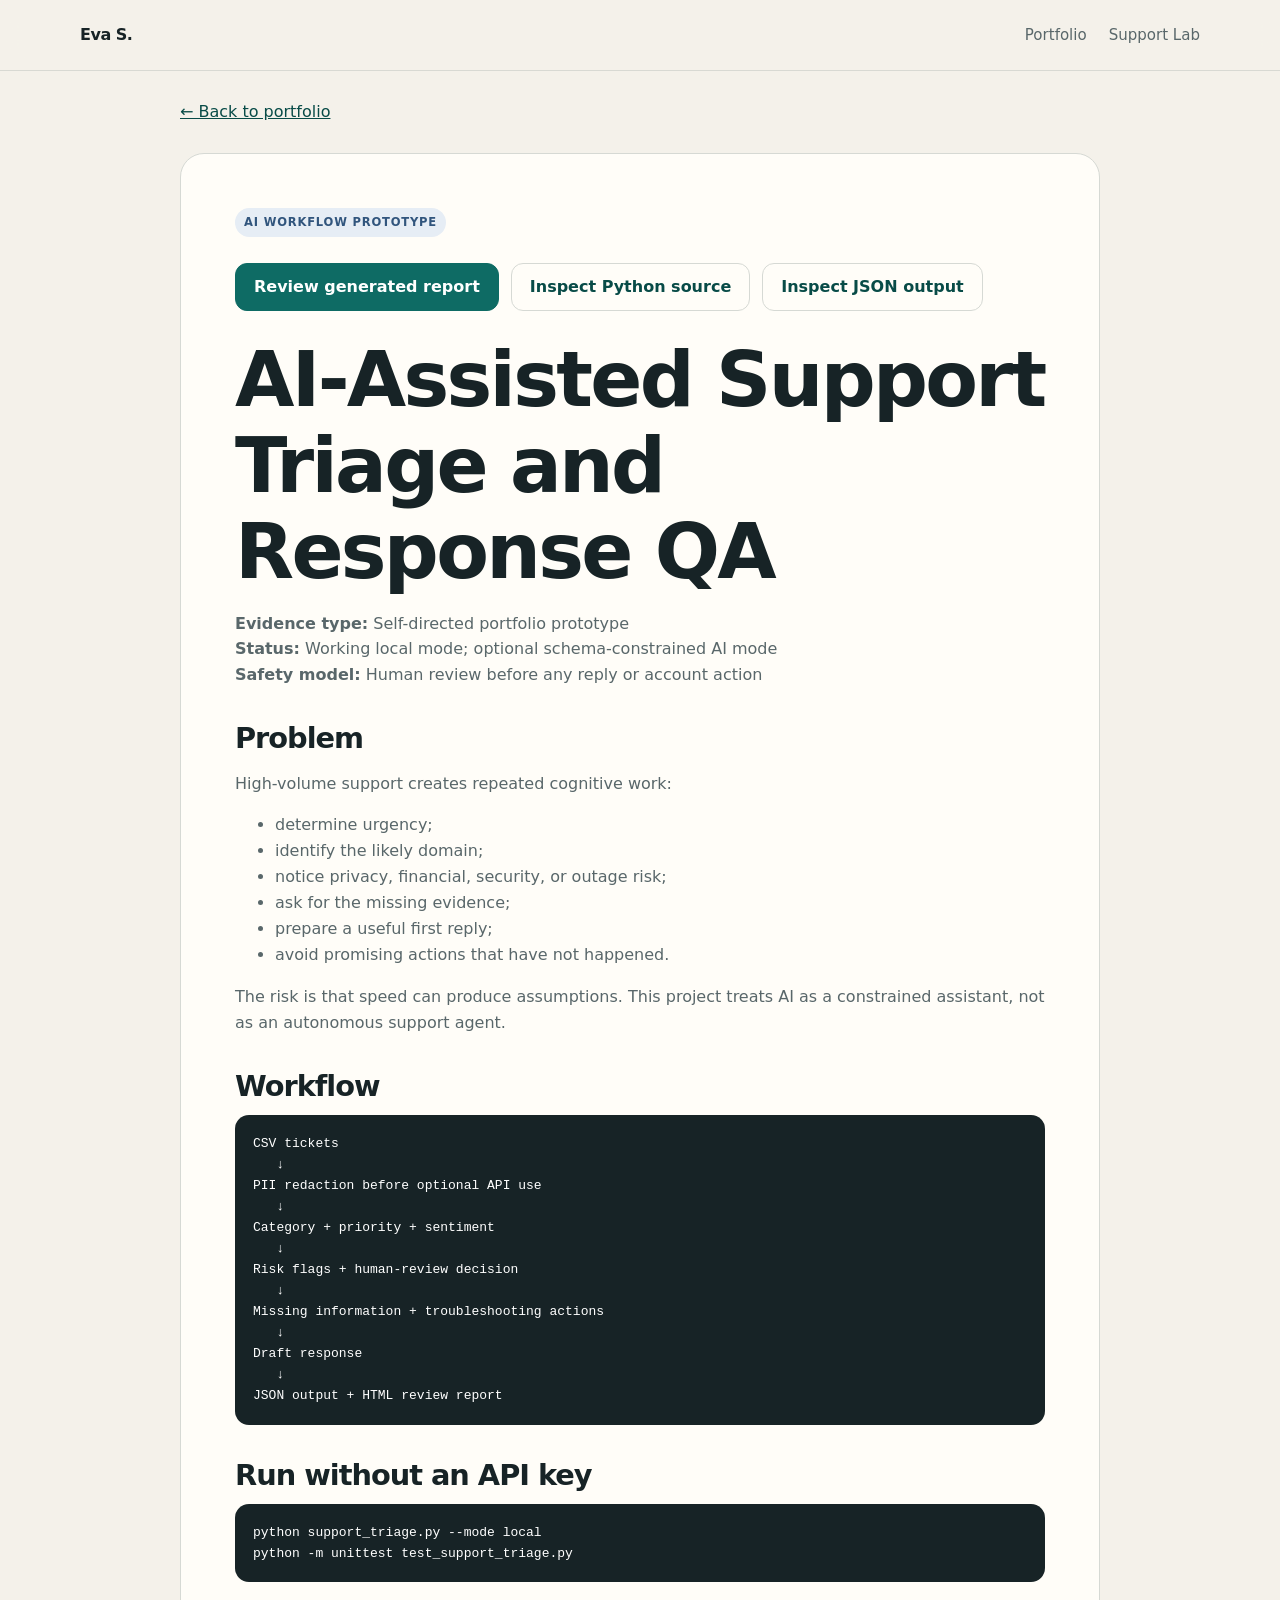
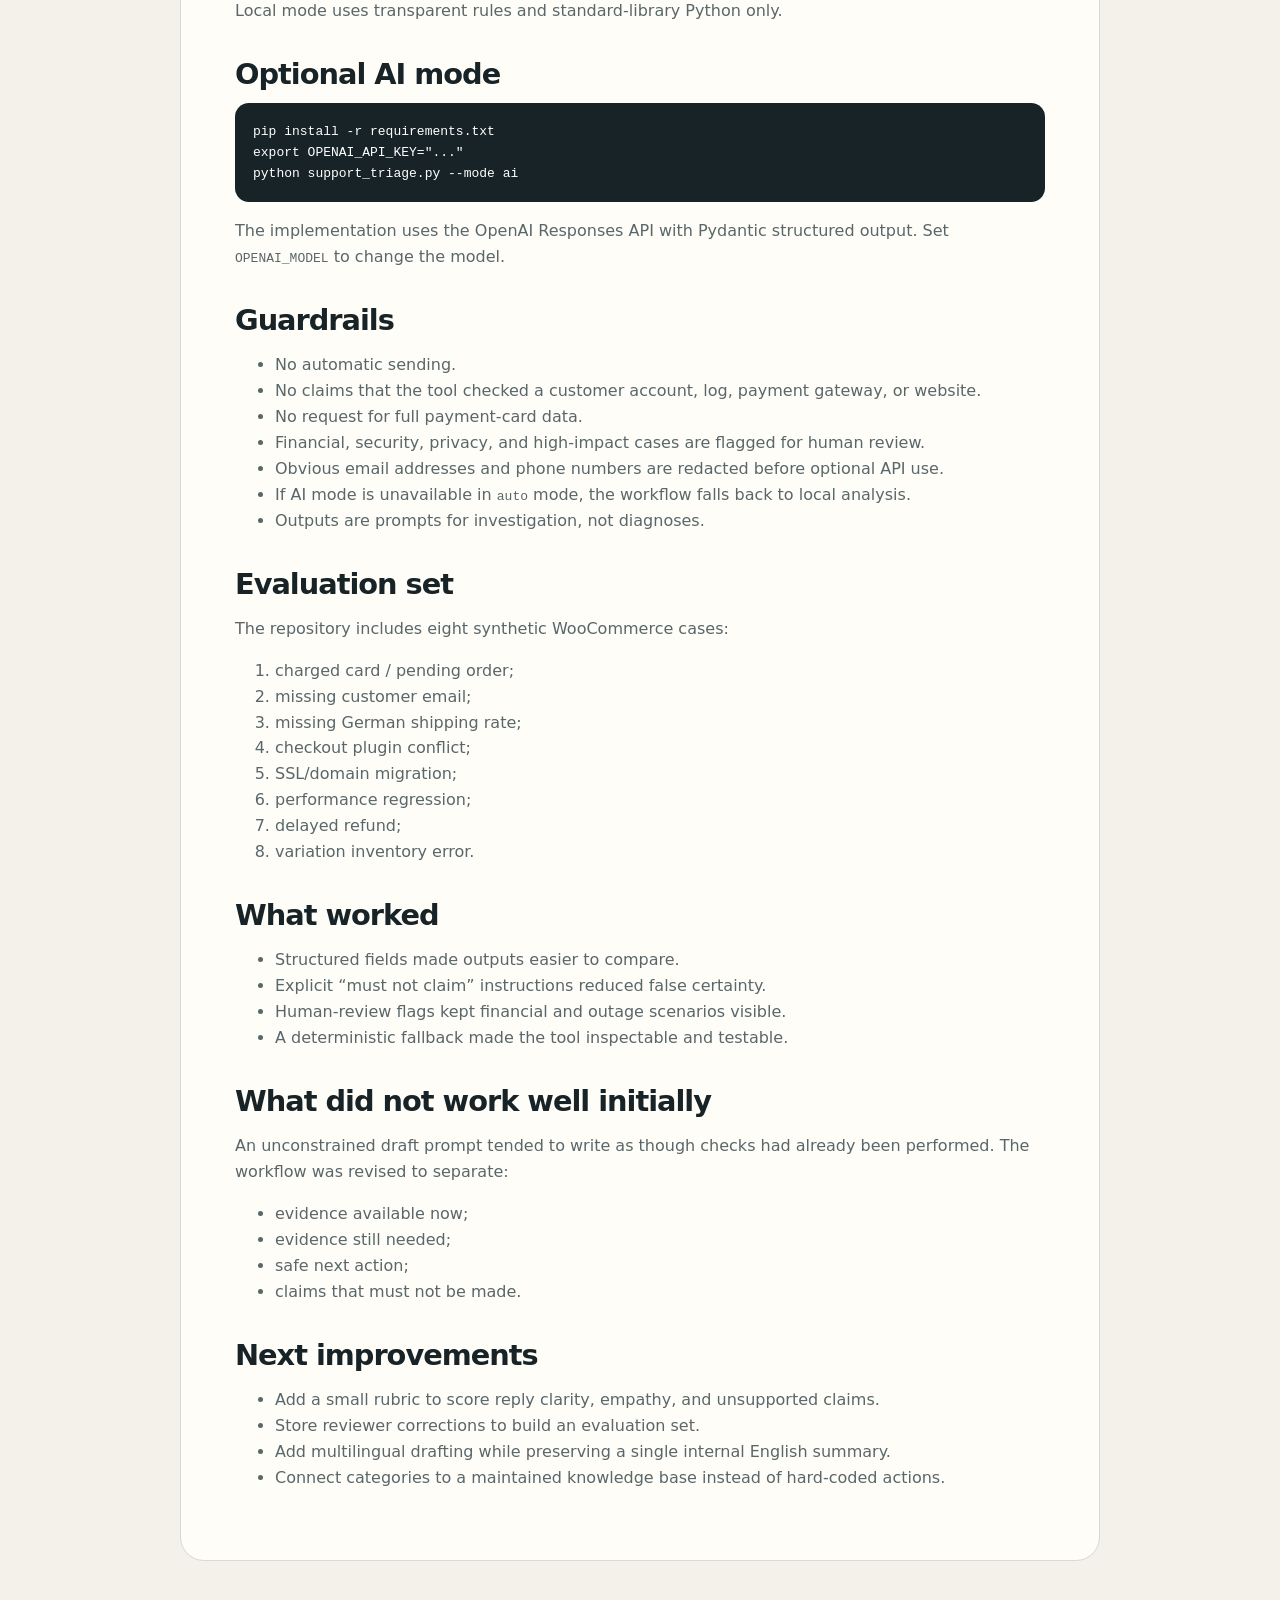
<file: index.html>
<!doctype html>
<html lang="en"><head>
<meta charset="utf-8"><meta name="viewport" content="width=device-width,initial-scale=1">
<title>AI-Assisted Support Workflow — Eva S.</title>
<link rel="stylesheet" href="../styles.css">
<style>
.article-wrap{width:min(920px,calc(100% - 36px));margin:0 auto}
.article{background:var(--paper);border:1px solid var(--line);border-radius:24px;padding:clamp(24px,5vw,54px);margin:28px 0 70px}
.article h1{font-size:clamp(2.5rem,6vw,4.8rem)}
.article h2{font-size:1.8rem;margin-top:34px}
.article p,.article li{color:var(--muted)}
.article pre{overflow:auto;background:var(--ink);color:white;padding:18px;border-radius:14px}
.lab-actions{display:flex;gap:12px;flex-wrap:wrap;margin:26px 0}
</style></head>
<body>
<header class="site-header"><div class="container nav"><a class="brand" href="../index.html">Eva S.</a><div class="nav-links"><a href="../index.html">Portfolio</a><a href="../support-lab/index.html">Support Lab</a></div></div></header>
<main class="article-wrap">
<div style="padding-top:28px"><a href="../index.html">← Back to portfolio</a></div>
<article class="article">
<span class="label lab">AI workflow prototype</span>
<div class="lab-actions">
<a class="btn" href="report.html">Review generated report</a>
<a class="btn secondary" href="support_triage.py">Inspect Python source</a>
<a class="btn secondary" href="triage_results.json">Inspect JSON output</a>
</div>
<h1>AI-Assisted Support Triage and Response QA</h1>
<p><strong>Evidence type:</strong> Self-directed portfolio prototype<br />
<strong>Status:</strong> Working local mode; optional schema-constrained AI mode<br />
<strong>Safety model:</strong> Human review before any reply or account action</p>
<h2>Problem</h2>
<p>High-volume support creates repeated cognitive work:</p>
<ul>
<li>determine urgency;</li>
<li>identify the likely domain;</li>
<li>notice privacy, financial, security, or outage risk;</li>
<li>ask for the missing evidence;</li>
<li>prepare a useful first reply;</li>
<li>avoid promising actions that have not happened.</li>
</ul>
<p>The risk is that speed can produce assumptions. This project treats AI as a constrained assistant, not as an autonomous support agent.</p>
<h2>Workflow</h2>
<pre><code class="language-text">CSV tickets
   ↓
PII redaction before optional API use
   ↓
Category + priority + sentiment
   ↓
Risk flags + human-review decision
   ↓
Missing information + troubleshooting actions
   ↓
Draft response
   ↓
JSON output + HTML review report
</code></pre>
<h2>Run without an API key</h2>
<pre><code class="language-bash">python support_triage.py --mode local
python -m unittest test_support_triage.py
</code></pre>
<p>Local mode uses transparent rules and standard-library Python only.</p>
<h2>Optional AI mode</h2>
<pre><code class="language-bash">pip install -r requirements.txt
export OPENAI_API_KEY=&quot;...&quot;
python support_triage.py --mode ai
</code></pre>
<p>The implementation uses the OpenAI Responses API with Pydantic structured output. Set <code>OPENAI_MODEL</code> to change the model.</p>
<h2>Guardrails</h2>
<ul>
<li>No automatic sending.</li>
<li>No claims that the tool checked a customer account, log, payment gateway, or website.</li>
<li>No request for full payment-card data.</li>
<li>Financial, security, privacy, and high-impact cases are flagged for human review.</li>
<li>Obvious email addresses and phone numbers are redacted before optional API use.</li>
<li>If AI mode is unavailable in <code>auto</code> mode, the workflow falls back to local analysis.</li>
<li>Outputs are prompts for investigation, not diagnoses.</li>
</ul>
<h2>Evaluation set</h2>
<p>The repository includes eight synthetic WooCommerce cases:</p>
<ol>
<li>charged card / pending order;</li>
<li>missing customer email;</li>
<li>missing German shipping rate;</li>
<li>checkout plugin conflict;</li>
<li>SSL/domain migration;</li>
<li>performance regression;</li>
<li>delayed refund;</li>
<li>variation inventory error.</li>
</ol>
<h2>What worked</h2>
<ul>
<li>Structured fields made outputs easier to compare.</li>
<li>Explicit “must not claim” instructions reduced false certainty.</li>
<li>Human-review flags kept financial and outage scenarios visible.</li>
<li>A deterministic fallback made the tool inspectable and testable.</li>
</ul>
<h2>What did not work well initially</h2>
<p>An unconstrained draft prompt tended to write as though checks had already been performed. The workflow was revised to separate:</p>
<ul>
<li>evidence available now;</li>
<li>evidence still needed;</li>
<li>safe next action;</li>
<li>claims that must not be made.</li>
</ul>
<h2>Next improvements</h2>
<ul>
<li>Add a small rubric to score reply clarity, empathy, and unsupported claims.</li>
<li>Store reviewer corrections to build an evaluation set.</li>
<li>Add multilingual drafting while preserving a single internal English summary.</li>
<li>Connect categories to a maintained knowledge base instead of hard-coded actions.</li>
</ul>

</article></main>
</body></html>
</file>
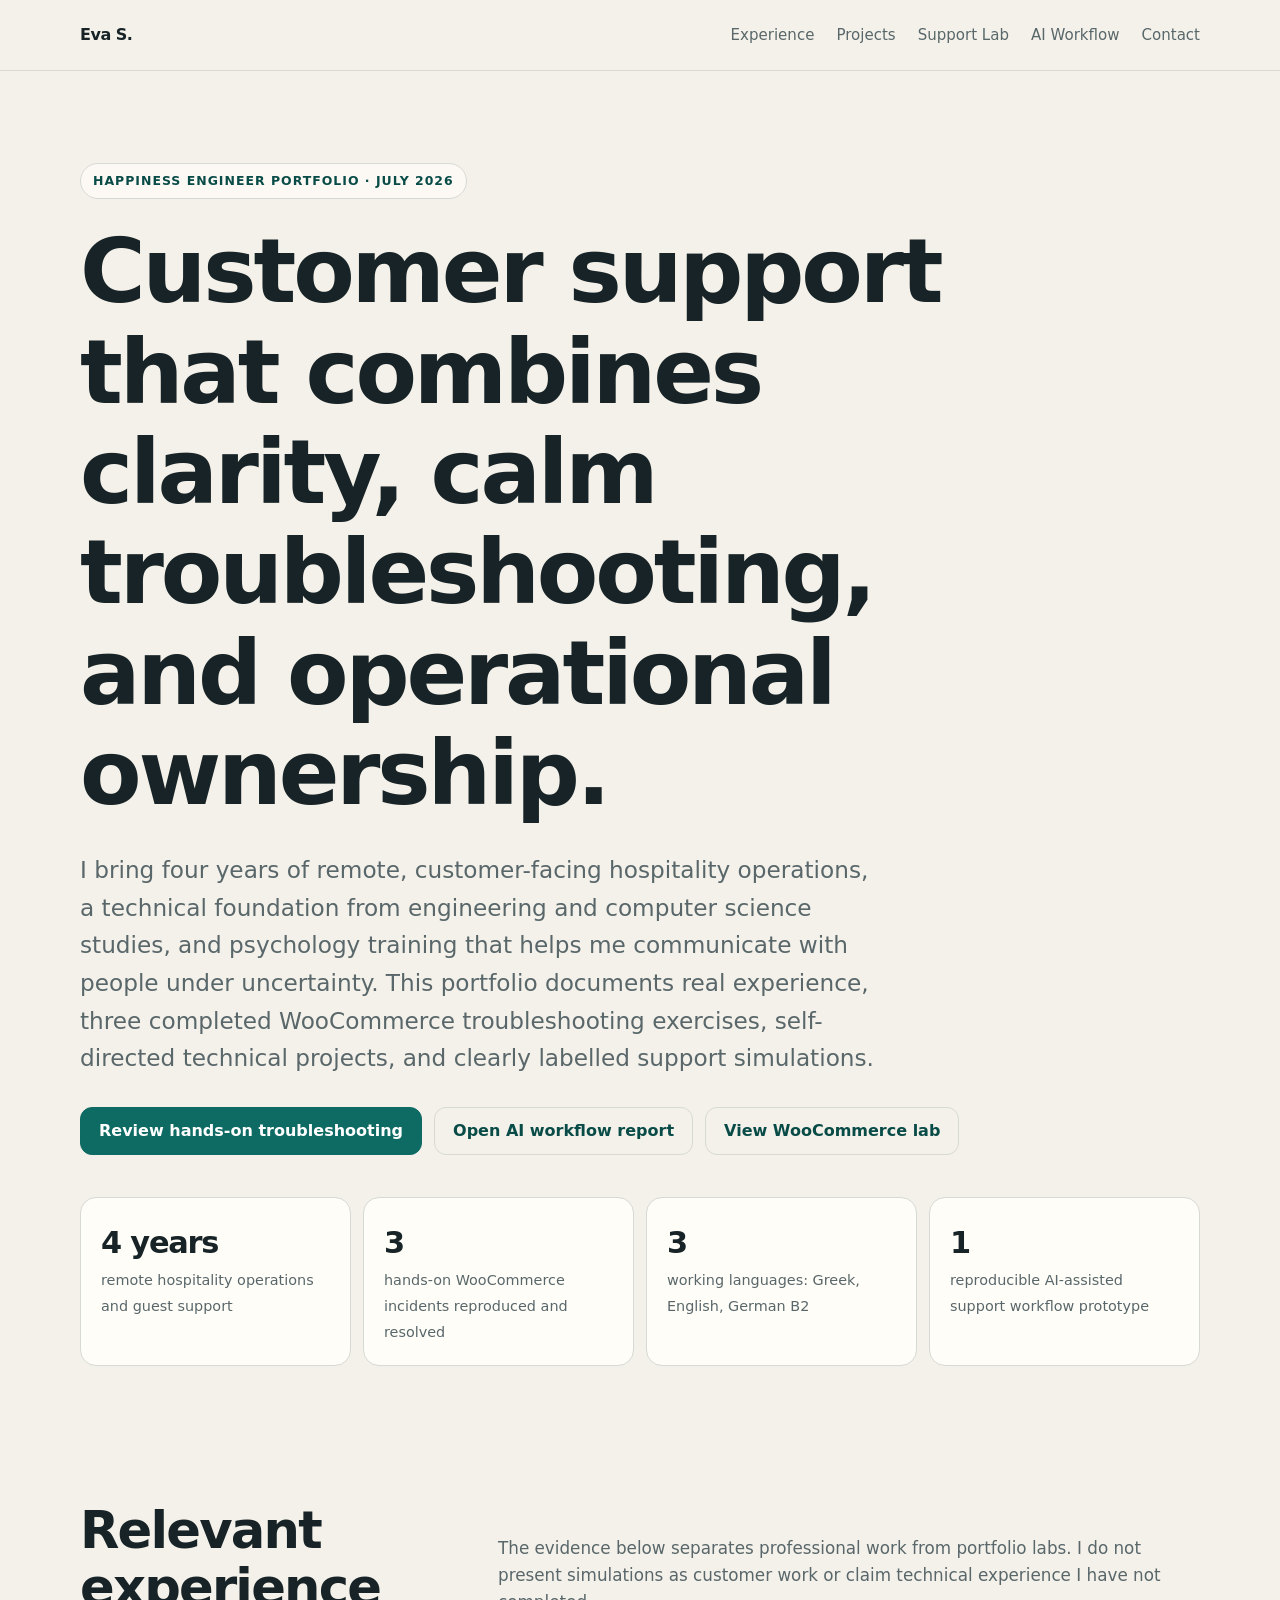
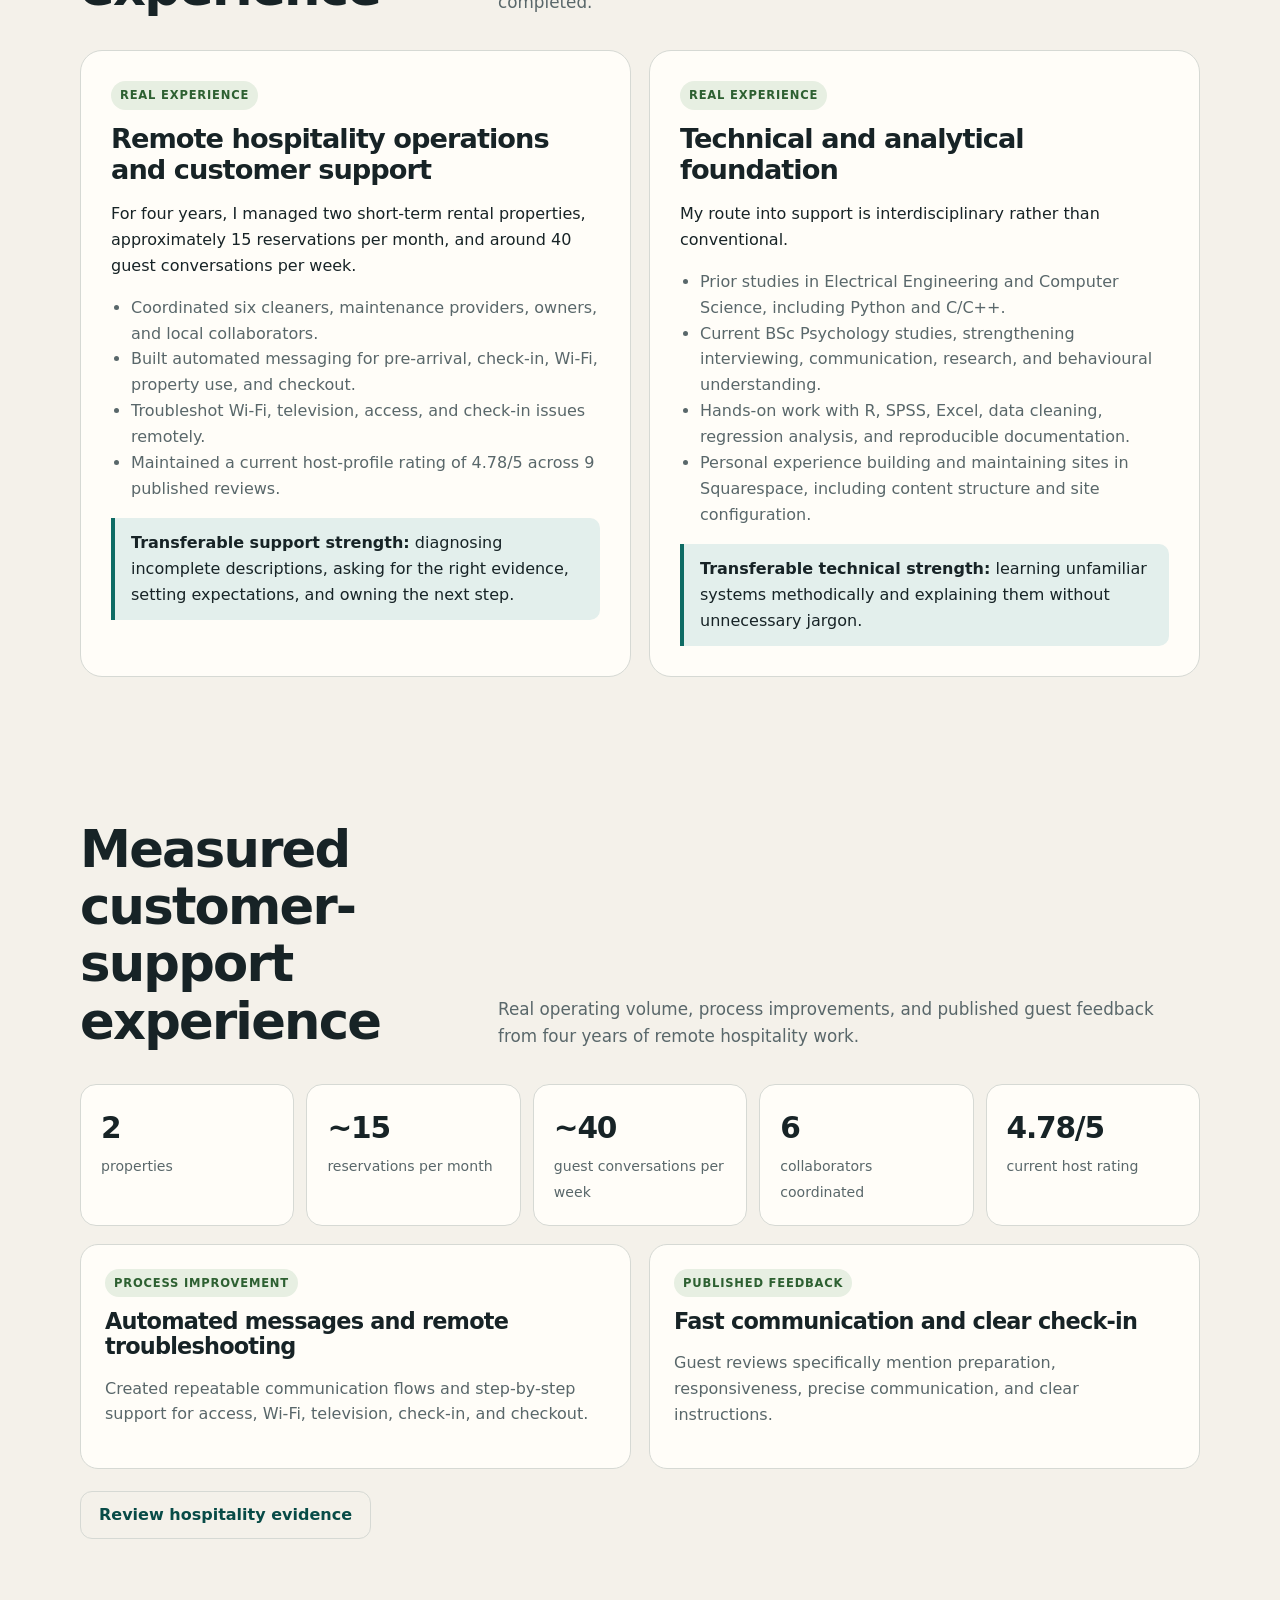
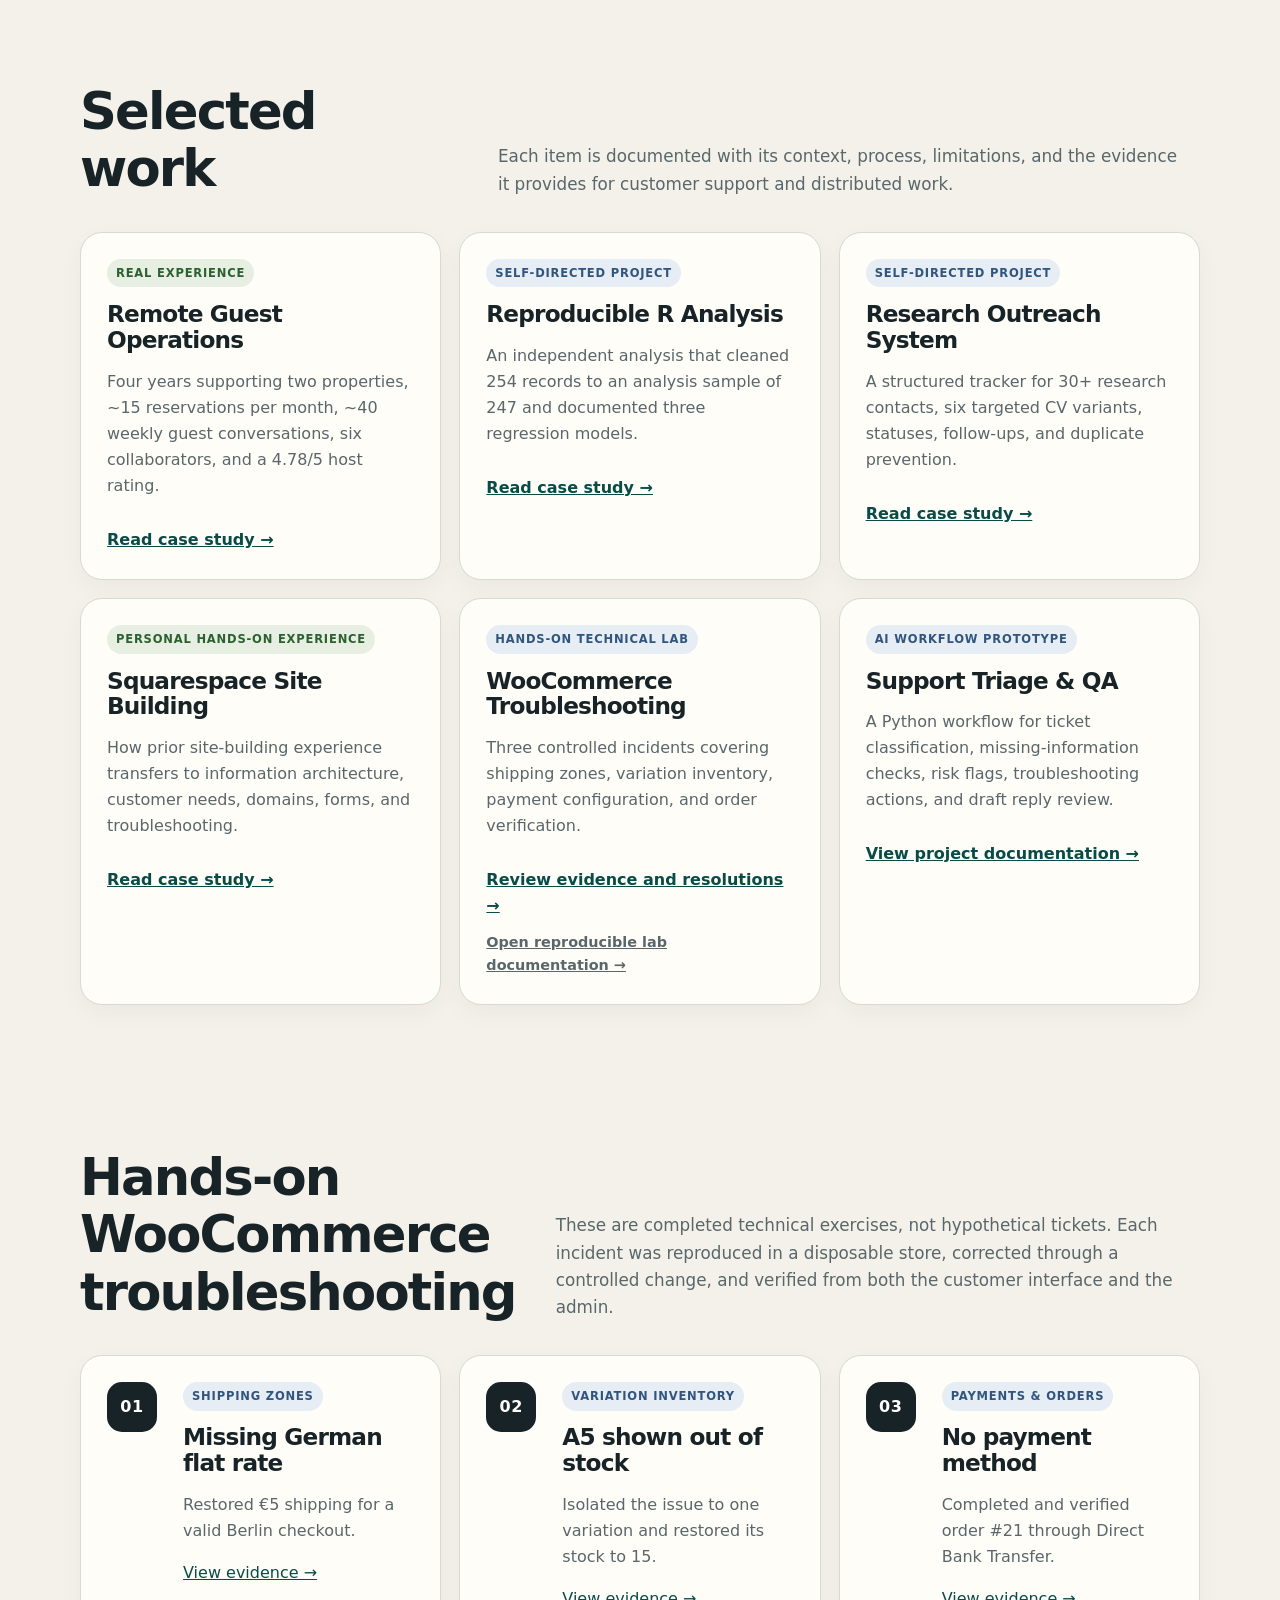
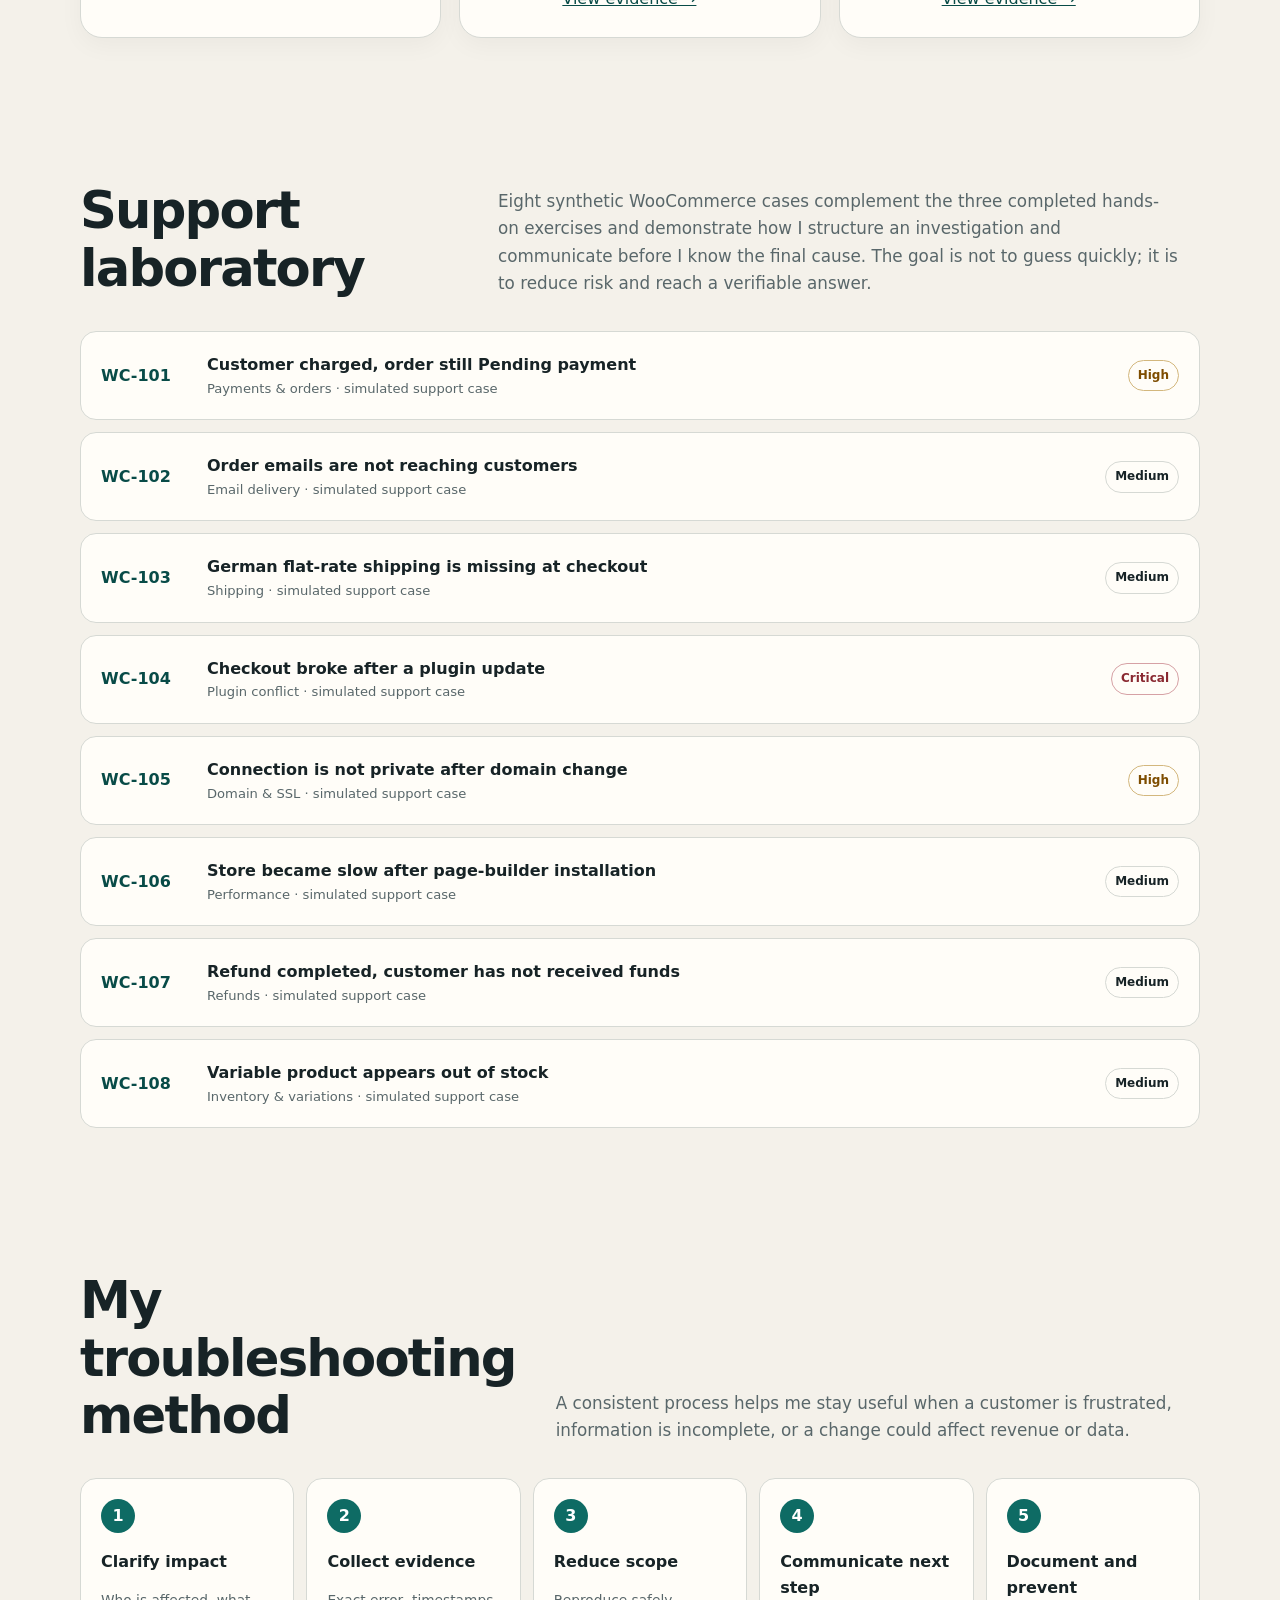
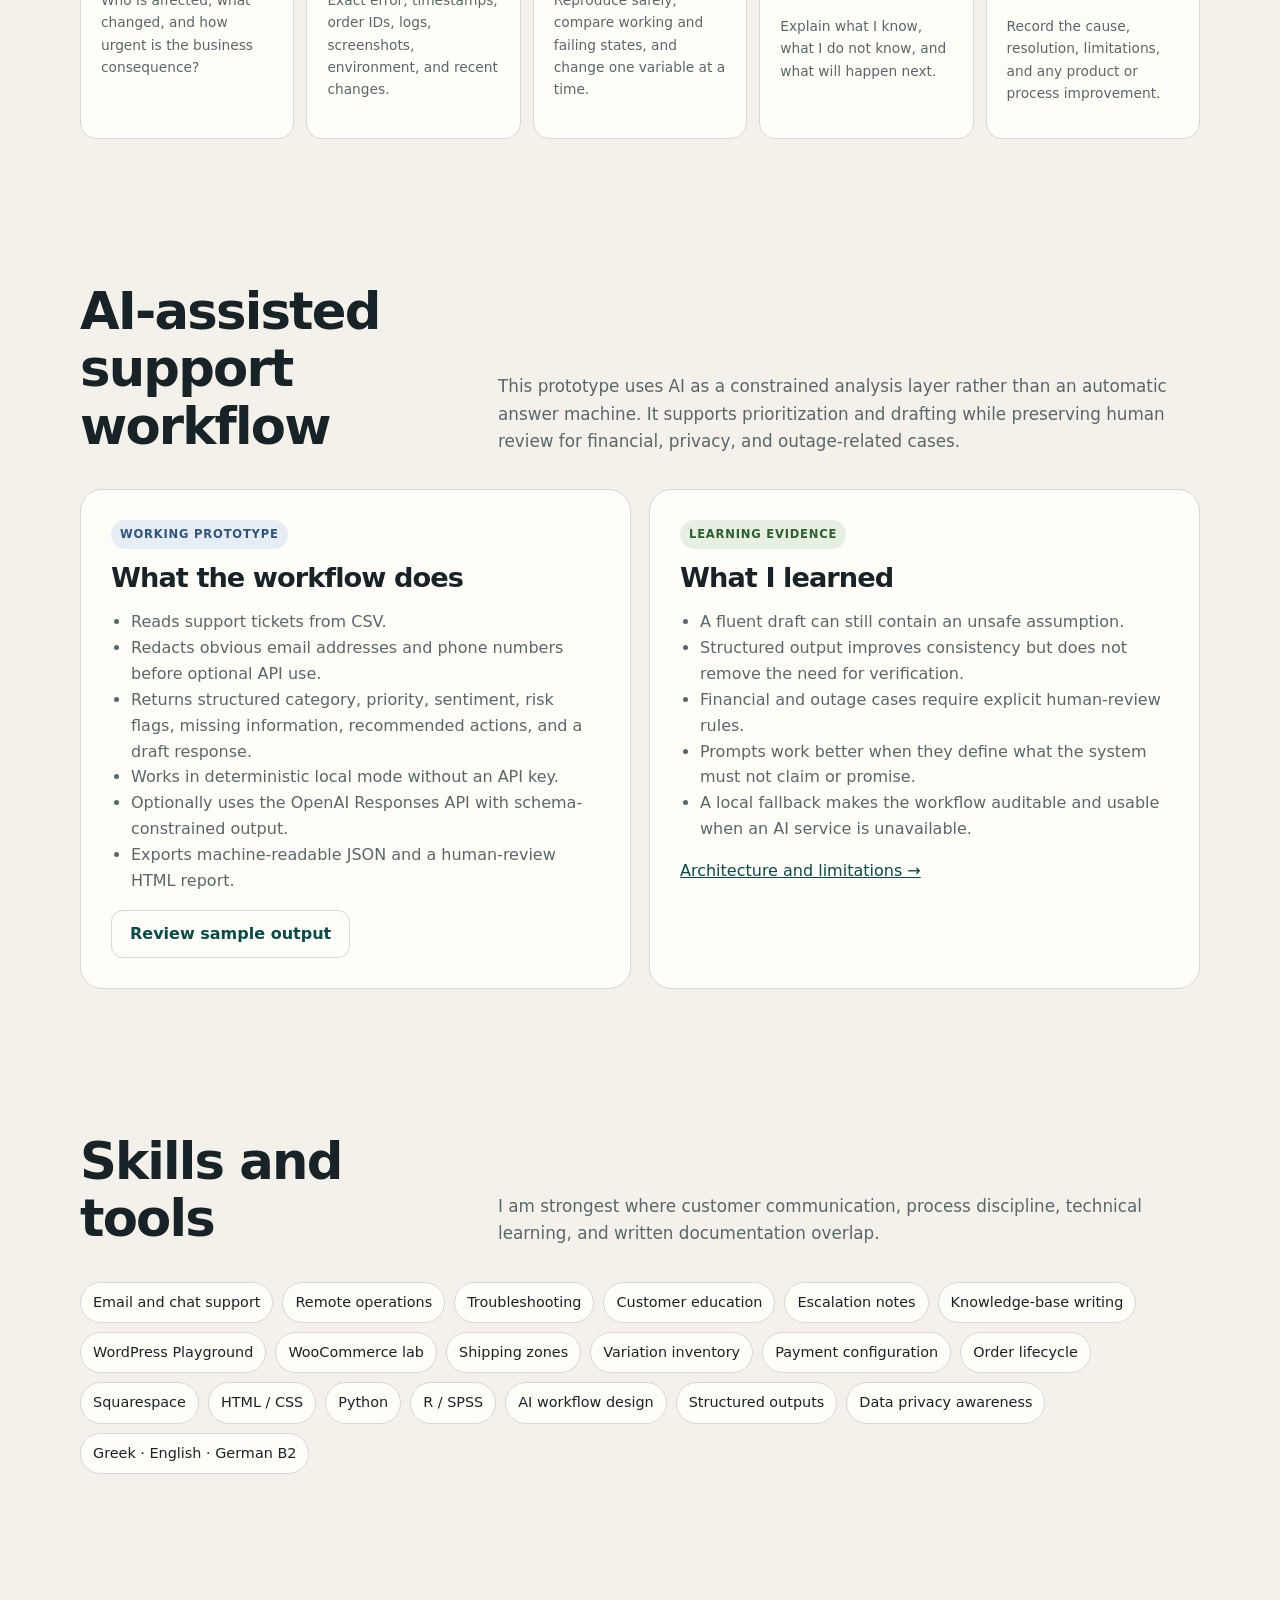
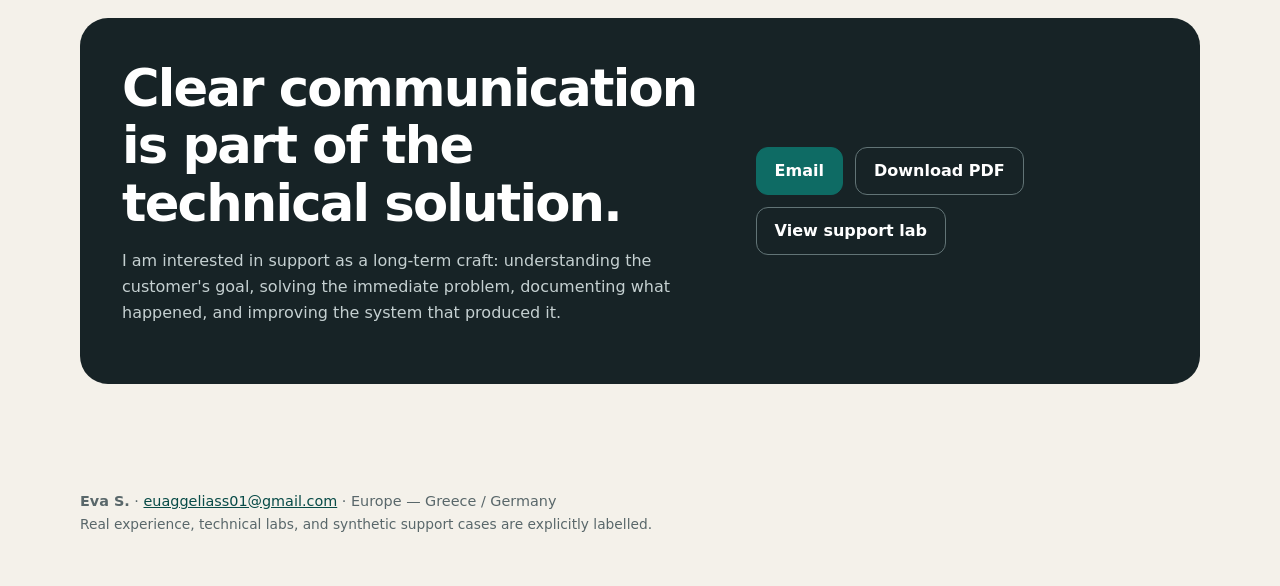
<file: docs/index.html>
<!DOCTYPE html>

<html lang="en">
<head>
<meta charset="utf-8"/>
<meta content="width=device-width,initial-scale=1" name="viewport"/>
<meta content="Eva S. — Customer support, technical troubleshooting, remote operations, WordPress/WooCommerce support lab and AI-assisted workflow portfolio." name="description"/>
<title>Eva S. — Customer Support &amp; Technical Operations Portfolio</title>
<link href="styles.css" rel="stylesheet"/>
<script defer="True" src="profile.js"></script></head>
<body>
<header class="site-header">
<div class="container nav">
<a class="brand" data-profile-display-name="" href="#top">Eva S.</a>
<nav aria-label="Main navigation" class="nav-links">
<a href="#experience">Experience</a>
<a href="#projects">Projects</a>
<a href="#support-lab">Support Lab</a>
<a href="#ai">AI Workflow</a>
<a href="#contact">Contact</a>
</nav>
</div>
</header>
<main id="top">
<section class="hero">
<div class="container">
<span class="eyebrow">Happiness Engineer portfolio · July 2026</span>
<h1>Customer support that combines clarity, calm troubleshooting, and operational ownership.</h1>
<p class="lead">I bring four years of remote, customer-facing hospitality operations, a technical foundation from engineering and computer science studies, and psychology training that helps me communicate with people under uncertainty. This portfolio documents real experience, three completed WooCommerce troubleshooting exercises, self-directed technical projects, and clearly labelled support simulations.</p>
<div class="hero-actions">
<a class="btn" href="case-studies/woocommerce_troubleshooting.html">Review hands-on troubleshooting</a>
<a class="btn secondary" href="ai-support-workflow/report.html">Open AI workflow report</a>
<a class="btn secondary" href="woocommerce-lab/index.html" id="launch-playground">Launch WooCommerce lab</a>
</div>
<div class="stats">
<div class="stat"><strong>4 years</strong><span>remote hospitality operations and guest support</span></div>
<div class="stat"><strong>3</strong><span>hands-on WooCommerce incidents reproduced and resolved</span></div>
<div class="stat"><strong>3</strong><span>working languages: Greek, English, German B2</span></div>
<div class="stat"><strong>1</strong><span>reproducible AI-assisted support workflow prototype</span></div>
</div>
</div>
</section>
<section id="experience">
<div class="container">
<div class="section-head">
<h2>Relevant experience</h2>
<p>The evidence below separates professional work from portfolio labs. I do not present simulations as customer work or claim technical experience I have not completed.</p>
</div>
<div class="two-col">
<article class="case">
<span class="label real">Real experience</span>
<h3>Remote hospitality operations and customer support</h3>
<p>For four years, I managed two short-term rental properties, approximately 15 reservations per month, and around 40 guest conversations per week.</p>
<ul><li>Coordinated six cleaners, maintenance providers, owners, and local collaborators.</li><li>Built automated messaging for pre-arrival, check-in, Wi-Fi, property use, and checkout.</li><li>Troubleshot Wi-Fi, television, access, and check-in issues remotely.</li><li>Maintained a current host-profile rating of 4.78/5 across 9 published reviews.</li></ul>
<div class="result"><strong>Transferable support strength:</strong> diagnosing incomplete descriptions, asking for the right evidence, setting expectations, and owning the next step.</div>
</article>
<article class="case">
<span class="label real">Real experience</span>
<h3>Technical and analytical foundation</h3>
<p>My route into support is interdisciplinary rather than conventional.</p>
<ul>
<li>Prior studies in Electrical Engineering and Computer Science, including Python and C/C++.</li>
<li>Current BSc Psychology studies, strengthening interviewing, communication, research, and behavioural understanding.</li>
<li>Hands-on work with R, SPSS, Excel, data cleaning, regression analysis, and reproducible documentation.</li>
<li>Personal experience building and maintaining sites in Squarespace, including content structure and site configuration.</li>
</ul>
<div class="result"><strong>Transferable technical strength:</strong> learning unfamiliar systems methodically and explaining them without unnecessary jargon.</div>
</article>
</div>
</div>
</section>
<section id="hospitality-evidence">
<div class="container">
<div class="section-head">
<h2>Measured customer-support experience</h2>
<p>Real operating volume, process improvements, and published guest feedback from four years of remote hospitality work.</p>
</div>
<div class="hospitality-metrics">
<div class="hospitality-metric"><strong>2</strong><span>properties</span></div>
<div class="hospitality-metric"><strong>~15</strong><span>reservations per month</span></div>
<div class="hospitality-metric"><strong>~40</strong><span>guest conversations per week</span></div>
<div class="hospitality-metric"><strong>6</strong><span>collaborators coordinated</span></div>
<div class="hospitality-metric"><strong>4.78/5</strong><span>current host rating</span></div>
</div>
<div class="hospitality-proof">
<div>
<span class="label real">Process improvement</span>
<h3>Automated messages and remote troubleshooting</h3>
<p>Created repeatable communication flows and step-by-step support for access, Wi-Fi, television, check-in, and checkout.</p>
</div>
<div>
<span class="label real">Published feedback</span>
<h3>Fast communication and clear check-in</h3>
<p>Guest reviews specifically mention preparation, responsiveness, precise communication, and clear instructions.</p>
</div>
</div>
<a class="btn secondary hospitality-link" href="case-studies/airbnb_operations.html">Review hospitality evidence</a>
</div>
</section>
<section id="projects">
<div class="container">
<div class="section-head">
<h2>Selected work</h2>
<p>Each item is documented with its context, process, limitations, and the evidence it provides for customer support and distributed work.</p>
</div>
<div class="card-grid">
<article class="card">
<span class="label real">Real experience</span>
<h3>Remote Guest Operations</h3>
<p>Four years supporting two properties, ~15 reservations per month, ~40 weekly guest conversations, six collaborators, and a 4.78/5 host rating.</p>
<a class="link" href="case-studies/airbnb_operations.html">Read case study →</a>
</article>
<article class="card">
<span class="label lab">Self-directed project</span>
<h3>Reproducible R Analysis</h3>
<p>An independent analysis that cleaned 254 records to an analysis sample of 247 and documented three regression models.</p>
<a class="link" href="case-studies/research_data_workflow.html">Read case study →</a>
</article>
<article class="card">
<span class="label lab">Self-directed project</span>
<h3>Research Outreach System</h3>
<p>A structured tracker for 30+ research contacts, six targeted CV variants, statuses, follow-ups, and duplicate prevention.</p>
<a class="link" href="case-studies/outreach_operations.html">Read case study →</a>
</article>
<article class="card">
<span class="label real">Personal hands-on experience</span>
<h3>Squarespace Site Building</h3>
<p>How prior site-building experience transfers to information architecture, customer needs, domains, forms, and troubleshooting.</p>
<a class="link" href="case-studies/squarespace_site_building.html">Read case study →</a>
</article>
<article class="card">
<span class="label lab">Hands-on technical lab</span>
<h3>WooCommerce Troubleshooting</h3>
<p>Three controlled incidents covering shipping zones, variation inventory, payment configuration, and order verification.</p>
<a class="link" href="case-studies/woocommerce_troubleshooting.html">Review evidence and resolutions →</a>
<a class="link sublink" href="woocommerce-lab/index.html">Open reproducible lab documentation →</a>
</article>
<article class="card">
<span class="label lab">AI workflow prototype</span>
<h3>Support Triage &amp; QA</h3>
<p>A Python workflow for ticket classification, missing-information checks, risk flags, troubleshooting actions, and draft reply review.</p>
<a class="link" href="ai-support-workflow/index.html">View project documentation →</a>
</article>
</div>
</div>
</section>
<section id="hands-on">
<div class="container">
<div class="section-head">
<h2>Hands-on WooCommerce troubleshooting</h2>
<p>These are completed technical exercises, not hypothetical tickets. Each incident was reproduced in a disposable store, corrected through a controlled change, and verified from both the customer interface and the admin.</p>
</div>
<div class="incident-grid">
<article class="incident-card">
<span class="incident-number">01</span>
<div><span class="label lab">Shipping zones</span><h3>Missing German flat rate</h3><p>Restored €5 shipping for a valid Berlin checkout.</p><a class="link" href="case-studies/woocommerce_troubleshooting.html#shipping">View evidence →</a></div>
</article>
<article class="incident-card">
<span class="incident-number">02</span>
<div><span class="label lab">Variation inventory</span><h3>A5 shown out of stock</h3><p>Isolated the issue to one variation and restored its stock to 15.</p><a class="link" href="case-studies/woocommerce_troubleshooting.html#variation">View evidence →</a></div>
</article>
<article class="incident-card">
<span class="incident-number">03</span>
<div><span class="label lab">Payments &amp; orders</span><h3>No payment method</h3><p>Completed and verified order #21 through Direct Bank Transfer.</p><a class="link" href="case-studies/woocommerce_troubleshooting.html#payment">View evidence →</a></div>
</article>
</div>
</div>
</section>
<section id="support-lab">
<div class="container">
<div class="section-head">
<h2>Support laboratory</h2>
<p>Eight synthetic WooCommerce cases complement the three completed hands-on exercises and demonstrate how I structure an investigation and communicate before I know the final cause. The goal is not to guess quickly; it is to reduce risk and reach a verifiable answer.</p>
</div>
<div class="ticket-list">
<a class="ticket" href="support-lab/index.html#WC-101">
<div class="ticket-id">WC-101</div>
<div><div class="ticket-title">Customer charged, order still Pending payment</div>
<div class="ticket-meta">Payments &amp; orders · simulated support case</div></div>
<div class="priority High">High</div>
</a>
<a class="ticket" href="support-lab/index.html#WC-102">
<div class="ticket-id">WC-102</div>
<div><div class="ticket-title">Order emails are not reaching customers</div>
<div class="ticket-meta">Email delivery · simulated support case</div></div>
<div class="priority Medium">Medium</div>
</a>
<a class="ticket" href="support-lab/index.html#WC-103">
<div class="ticket-id">WC-103</div>
<div><div class="ticket-title">German flat-rate shipping is missing at checkout</div>
<div class="ticket-meta">Shipping · simulated support case</div></div>
<div class="priority Medium">Medium</div>
</a>
<a class="ticket" href="support-lab/index.html#WC-104">
<div class="ticket-id">WC-104</div>
<div><div class="ticket-title">Checkout broke after a plugin update</div>
<div class="ticket-meta">Plugin conflict · simulated support case</div></div>
<div class="priority Critical">Critical</div>
</a>
<a class="ticket" href="support-lab/index.html#WC-105">
<div class="ticket-id">WC-105</div>
<div><div class="ticket-title">Connection is not private after domain change</div>
<div class="ticket-meta">Domain &amp; SSL · simulated support case</div></div>
<div class="priority High">High</div>
</a>
<a class="ticket" href="support-lab/index.html#WC-106">
<div class="ticket-id">WC-106</div>
<div><div class="ticket-title">Store became slow after page-builder installation</div>
<div class="ticket-meta">Performance · simulated support case</div></div>
<div class="priority Medium">Medium</div>
</a>
<a class="ticket" href="support-lab/index.html#WC-107">
<div class="ticket-id">WC-107</div>
<div><div class="ticket-title">Refund completed, customer has not received funds</div>
<div class="ticket-meta">Refunds · simulated support case</div></div>
<div class="priority Medium">Medium</div>
</a>
<a class="ticket" href="support-lab/index.html#WC-108">
<div class="ticket-id">WC-108</div>
<div><div class="ticket-title">Variable product appears out of stock</div>
<div class="ticket-meta">Inventory &amp; variations · simulated support case</div></div>
<div class="priority Medium">Medium</div>
</a>
</div>
</div>
</section>
<section>
<div class="container">
<div class="section-head">
<h2>My troubleshooting method</h2>
<p>A consistent process helps me stay useful when a customer is frustrated, information is incomplete, or a change could affect revenue or data.</p>
</div>
<div class="process">
<div class="step"><strong>Clarify impact</strong><p class="small">Who is affected, what changed, and how urgent is the business consequence?</p></div>
<div class="step"><strong>Collect evidence</strong><p class="small">Exact error, timestamps, order IDs, logs, screenshots, environment, and recent changes.</p></div>
<div class="step"><strong>Reduce scope</strong><p class="small">Reproduce safely, compare working and failing states, and change one variable at a time.</p></div>
<div class="step"><strong>Communicate next step</strong><p class="small">Explain what I know, what I do not know, and what will happen next.</p></div>
<div class="step"><strong>Document and prevent</strong><p class="small">Record the cause, resolution, limitations, and any product or process improvement.</p></div>
</div>
</div>
</section>
<section id="ai">
<div class="container">
<div class="section-head">
<h2>AI-assisted support workflow</h2>
<p>This prototype uses AI as a constrained analysis layer rather than an automatic answer machine. It supports prioritization and drafting while preserving human review for financial, privacy, and outage-related cases.</p>
</div>
<div class="two-col">
<article class="case">
<span class="label lab">Working prototype</span>
<h3>What the workflow does</h3>
<ul>
<li>Reads support tickets from CSV.</li>
<li>Redacts obvious email addresses and phone numbers before optional API use.</li>
<li>Returns structured category, priority, sentiment, risk flags, missing information, recommended actions, and a draft response.</li>
<li>Works in deterministic local mode without an API key.</li>
<li>Optionally uses the OpenAI Responses API with schema-constrained output.</li>
<li>Exports machine-readable JSON and a human-review HTML report.</li>
</ul>
<a class="btn secondary" href="ai-support-workflow/report.html">Review sample output</a>
</article>
<article class="case">
<span class="label real">Learning evidence</span>
<h3>What I learned</h3>
<ul>
<li>A fluent draft can still contain an unsafe assumption.</li>
<li>Structured output improves consistency but does not remove the need for verification.</li>
<li>Financial and outage cases require explicit human-review rules.</li>
<li>Prompts work better when they define what the system must not claim or promise.</li>
<li>A local fallback makes the workflow auditable and usable when an AI service is unavailable.</li>
</ul>
<a class="link" href="ai-support-workflow/index.html">Architecture and limitations →</a>
</article>
</div>
</div>
</section>
<section>
<div class="container">
<div class="section-head">
<h2>Skills and tools</h2>
<p>I am strongest where customer communication, process discipline, technical learning, and written documentation overlap.</p>
</div>
<div class="skill-cloud">
<span class="skill">Email and chat support</span>
<span class="skill">Remote operations</span>
<span class="skill">Troubleshooting</span>
<span class="skill">Customer education</span>
<span class="skill">Escalation notes</span>
<span class="skill">Knowledge-base writing</span>
<span class="skill">WordPress Playground</span>
<span class="skill">WooCommerce lab</span><span class="skill">Shipping zones</span><span class="skill">Variation inventory</span><span class="skill">Payment configuration</span><span class="skill">Order lifecycle</span>
<span class="skill">Squarespace</span>
<span class="skill">HTML / CSS</span>
<span class="skill">Python</span>
<span class="skill">R / SPSS</span>
<span class="skill">AI workflow design</span>
<span class="skill">Structured outputs</span>
<span class="skill">Data privacy awareness</span>
<span class="skill">Greek · English · German B2</span>
</div>
</div>
</section>
<section id="contact">
<div class="container">
<div class="callout">
<div>
<h2>Clear communication is part of the technical solution.</h2>
<p>I am interested in support as a long-term craft: understanding the customer's goal, solving the immediate problem, documenting what happened, and improving the system that produced it.</p>
</div>
<div class="contact">
<a class="btn" data-profile-email-link="" href="mailto:euaggeliass01@gmail.com">Email</a>
<a class="btn secondary" href="portfolio.pdf" style="color:white;border-color:#627476">Download PDF</a>
<a class="btn secondary" href="support-lab/index.html" style="color:white;border-color:#627476">View support lab</a>
</div>
</div>
</div>
</section>
</main>
<footer>
<div class="container"><strong data-profile-full-name="">Eva S.</strong> · <a data-profile-email-link="" data-profile-email-text="" href="mailto:euaggeliass01@gmail.com">euaggeliass01@gmail.com</a> · <span data-profile-location="">Europe — Greece / Germany</span><br/><span class="small">Real experience, technical labs, and synthetic support cases are explicitly labelled.</span></div>
</footer>
<script src="script.js"></script>
</body>
</html>
</file>
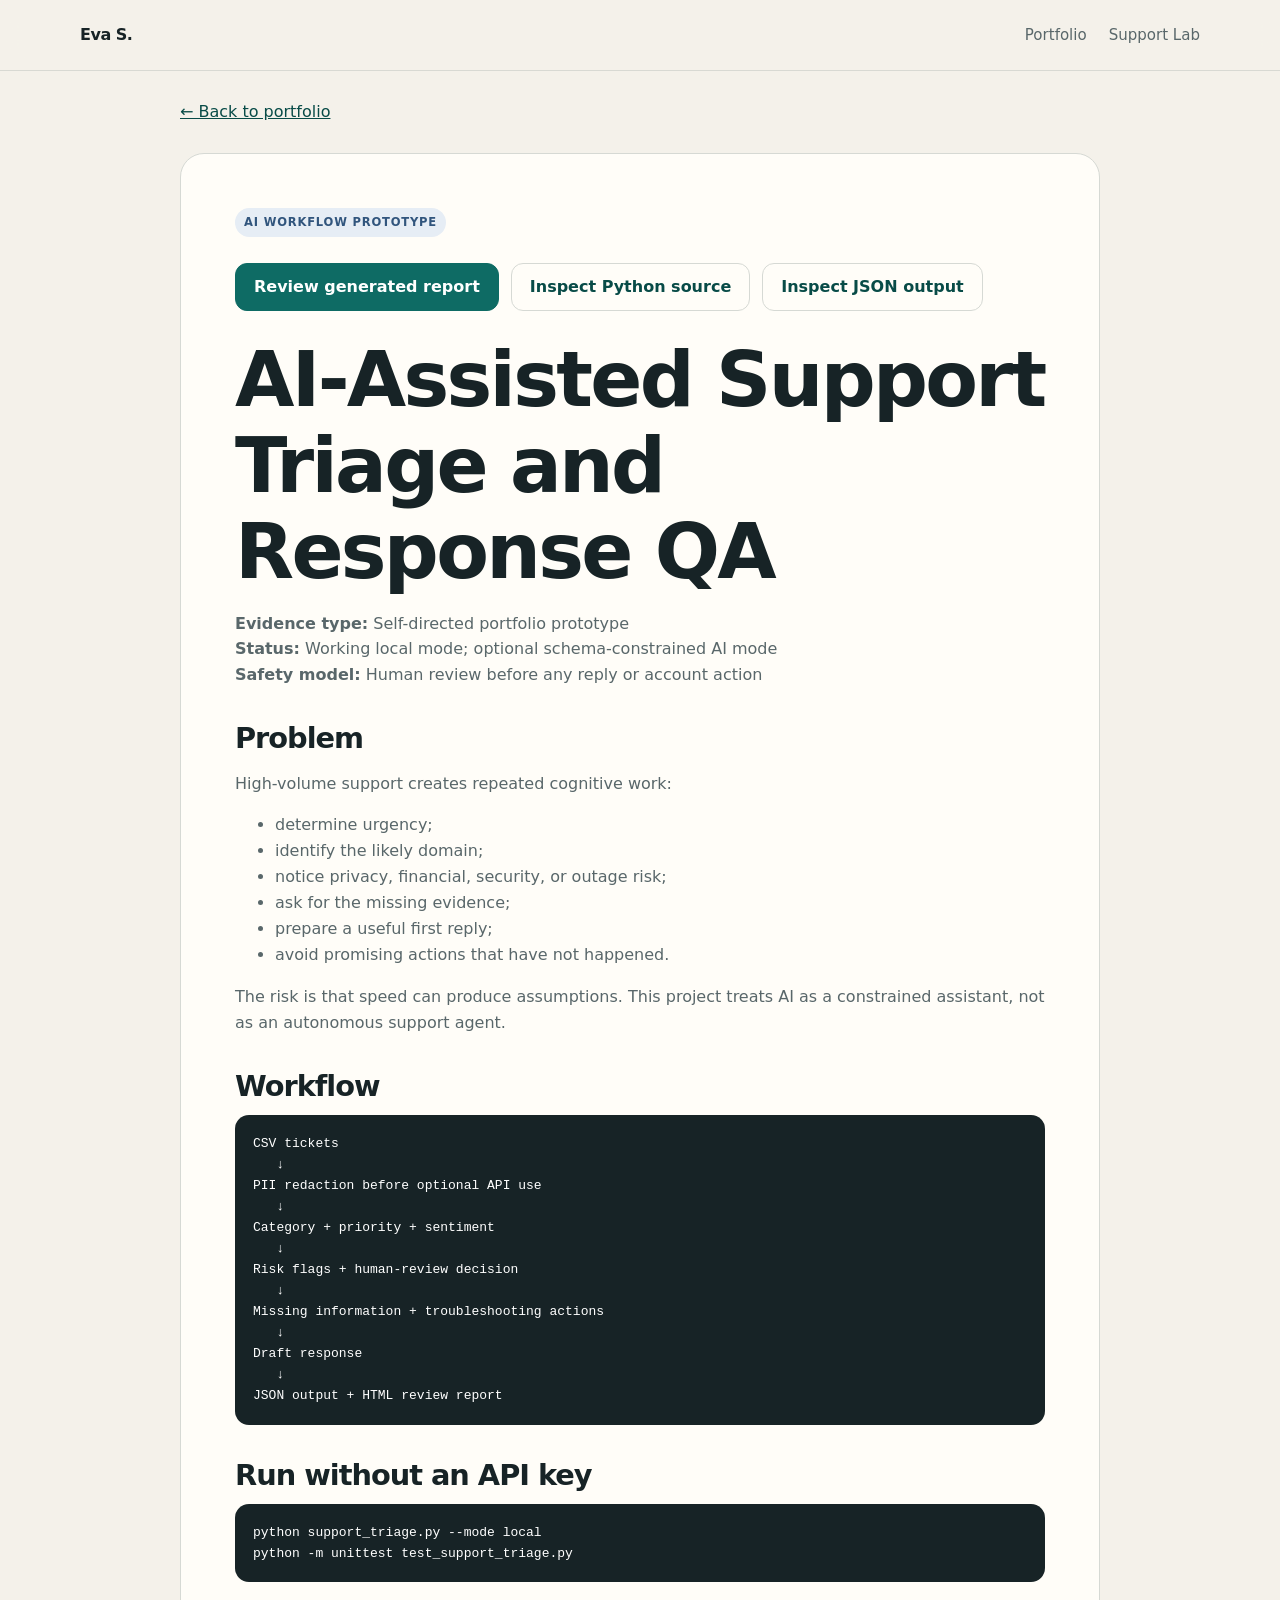
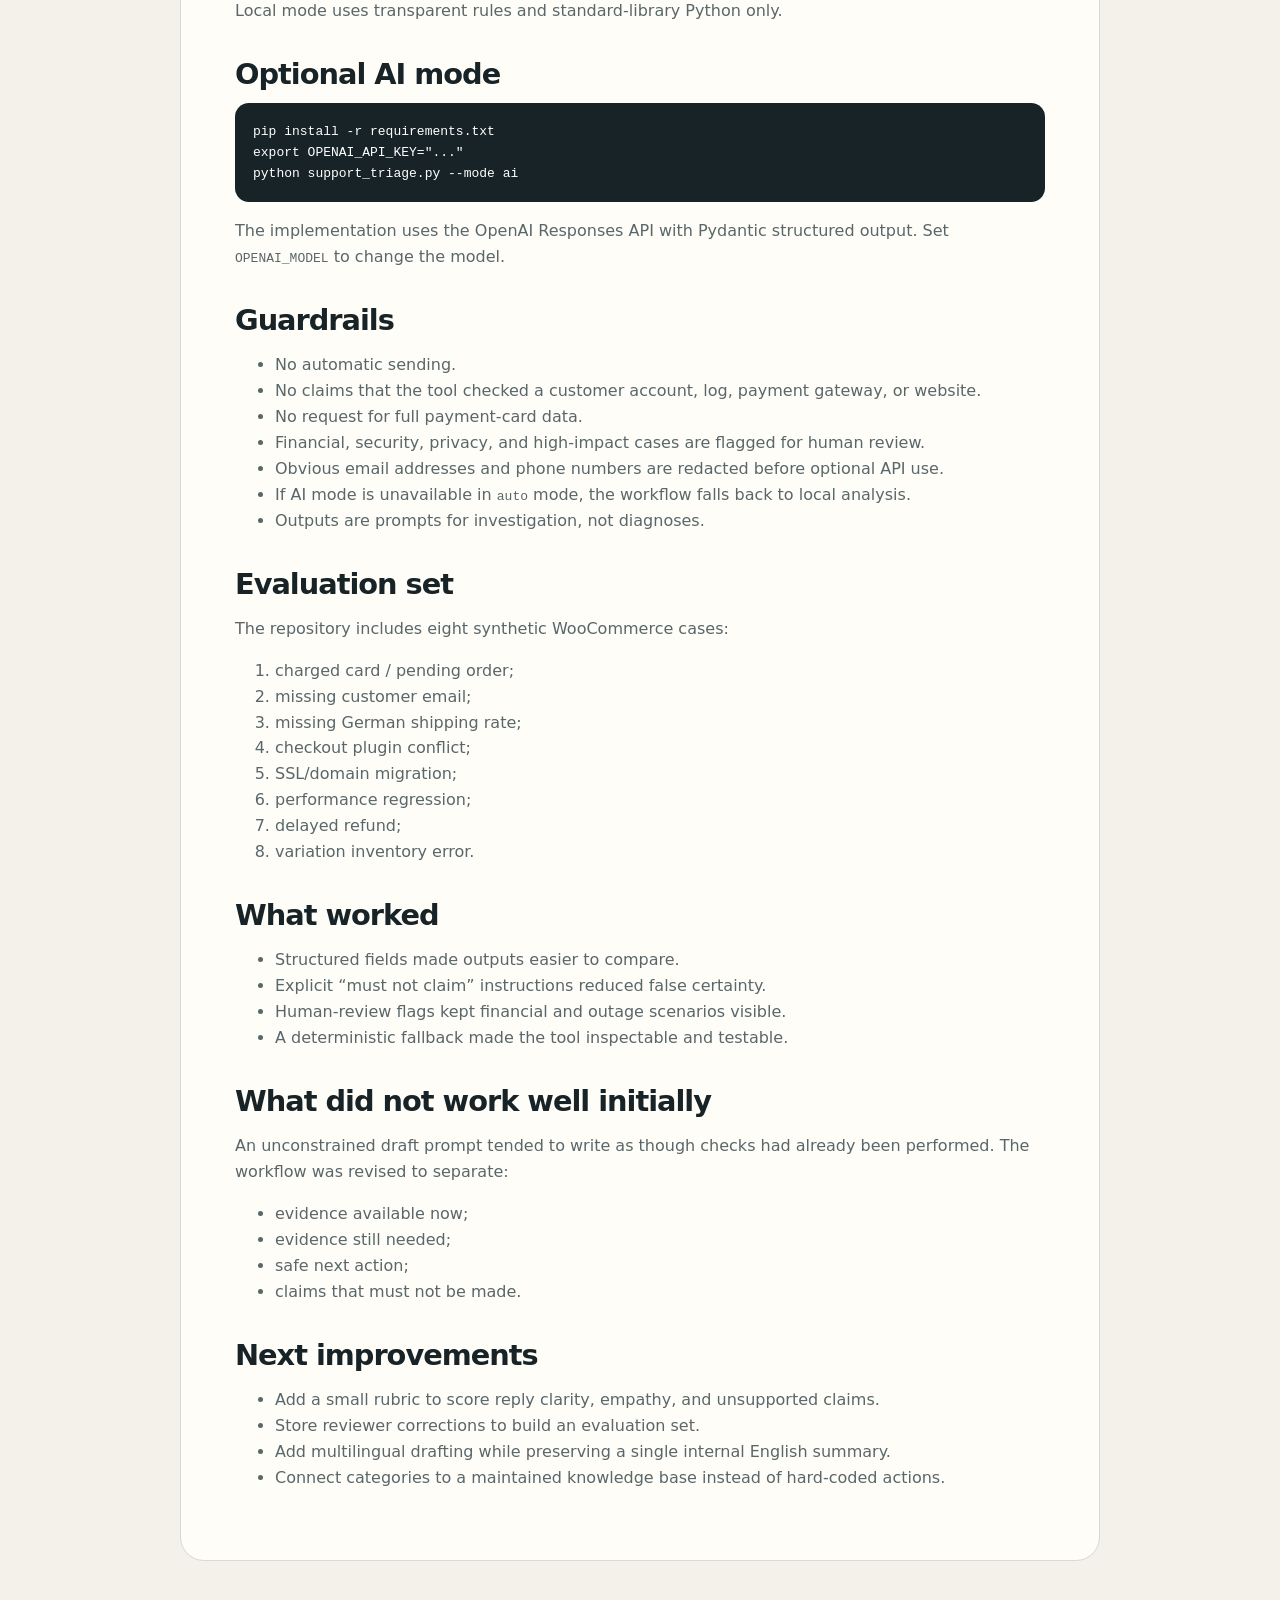
<file: docs/ai-support-workflow/index.html>
<!DOCTYPE html>

<html lang="en"><head>
<meta charset="utf-8"/><meta content="width=device-width,initial-scale=1" name="viewport"/>
<title>AI-Assisted Support Workflow — Eva S.</title>
<link href="../styles.css" rel="stylesheet"/>
<style>
.article-wrap{width:min(920px,calc(100% - 36px));margin:0 auto}
.article{background:var(--paper);border:1px solid var(--line);border-radius:24px;padding:clamp(24px,5vw,54px);margin:28px 0 70px}
.article h1{font-size:clamp(2.5rem,6vw,4.8rem)}
.article h2{font-size:1.8rem;margin-top:34px}
.article p,.article li{color:var(--muted)}
.article pre{overflow:auto;background:var(--ink);color:white;padding:18px;border-radius:14px}
.lab-actions{display:flex;gap:12px;flex-wrap:wrap;margin:26px 0}
</style><script defer="True" src="../profile.js"></script></head>
<body>
<header class="site-header"><div class="container nav"><a class="brand" data-profile-display-name="" href="../index.html">Eva S.</a><div class="nav-links"><a href="../index.html">Portfolio</a><a href="../support-lab/index.html">Support Lab</a></div></div></header>
<main class="article-wrap">
<div style="padding-top:28px"><a href="../index.html">← Back to portfolio</a></div>
<article class="article">
<span class="label lab">AI workflow prototype</span>
<div class="lab-actions">
<a class="btn" href="report.html">Review generated report</a>
<a class="btn secondary" href="support_triage.py">Inspect Python source</a>
<a class="btn secondary" href="triage_results.json">Inspect JSON output</a>
</div>
<h1>AI-Assisted Support Triage and Response QA</h1>
<p><strong>Evidence type:</strong> Self-directed portfolio prototype<br/>
<strong>Status:</strong> Working local mode; optional schema-constrained AI mode<br/>
<strong>Safety model:</strong> Human review before any reply or account action</p>
<h2>Problem</h2>
<p>High-volume support creates repeated cognitive work:</p>
<ul>
<li>determine urgency;</li>
<li>identify the likely domain;</li>
<li>notice privacy, financial, security, or outage risk;</li>
<li>ask for the missing evidence;</li>
<li>prepare a useful first reply;</li>
<li>avoid promising actions that have not happened.</li>
</ul>
<p>The risk is that speed can produce assumptions. This project treats AI as a constrained assistant, not as an autonomous support agent.</p>
<h2>Workflow</h2>
<pre><code class="language-text">CSV tickets
   ↓
PII redaction before optional API use
   ↓
Category + priority + sentiment
   ↓
Risk flags + human-review decision
   ↓
Missing information + troubleshooting actions
   ↓
Draft response
   ↓
JSON output + HTML review report
</code></pre>
<h2>Run without an API key</h2>
<pre><code class="language-bash">python support_triage.py --mode local
python -m unittest test_support_triage.py
</code></pre>
<p>Local mode uses transparent rules and standard-library Python only.</p>
<h2>Optional AI mode</h2>
<pre><code class="language-bash">pip install -r requirements.txt
export OPENAI_API_KEY="..."
python support_triage.py --mode ai
</code></pre>
<p>The implementation uses the OpenAI Responses API with Pydantic structured output. Set <code>OPENAI_MODEL</code> to change the model.</p>
<h2>Guardrails</h2>
<ul>
<li>No automatic sending.</li>
<li>No claims that the tool checked a customer account, log, payment gateway, or website.</li>
<li>No request for full payment-card data.</li>
<li>Financial, security, privacy, and high-impact cases are flagged for human review.</li>
<li>Obvious email addresses and phone numbers are redacted before optional API use.</li>
<li>If AI mode is unavailable in <code>auto</code> mode, the workflow falls back to local analysis.</li>
<li>Outputs are prompts for investigation, not diagnoses.</li>
</ul>
<h2>Evaluation set</h2>
<p>The repository includes eight synthetic WooCommerce cases:</p>
<ol>
<li>charged card / pending order;</li>
<li>missing customer email;</li>
<li>missing German shipping rate;</li>
<li>checkout plugin conflict;</li>
<li>SSL/domain migration;</li>
<li>performance regression;</li>
<li>delayed refund;</li>
<li>variation inventory error.</li>
</ol>
<h2>What worked</h2>
<ul>
<li>Structured fields made outputs easier to compare.</li>
<li>Explicit “must not claim” instructions reduced false certainty.</li>
<li>Human-review flags kept financial and outage scenarios visible.</li>
<li>A deterministic fallback made the tool inspectable and testable.</li>
</ul>
<h2>What did not work well initially</h2>
<p>An unconstrained draft prompt tended to write as though checks had already been performed. The workflow was revised to separate:</p>
<ul>
<li>evidence available now;</li>
<li>evidence still needed;</li>
<li>safe next action;</li>
<li>claims that must not be made.</li>
</ul>
<h2>Next improvements</h2>
<ul>
<li>Add a small rubric to score reply clarity, empathy, and unsupported claims.</li>
<li>Store reviewer corrections to build an evaluation set.</li>
<li>Add multilingual drafting while preserving a single internal English summary.</li>
<li>Connect categories to a maintained knowledge base instead of hard-coded actions.</li>
</ul>
</article></main>
</body></html>
</file>
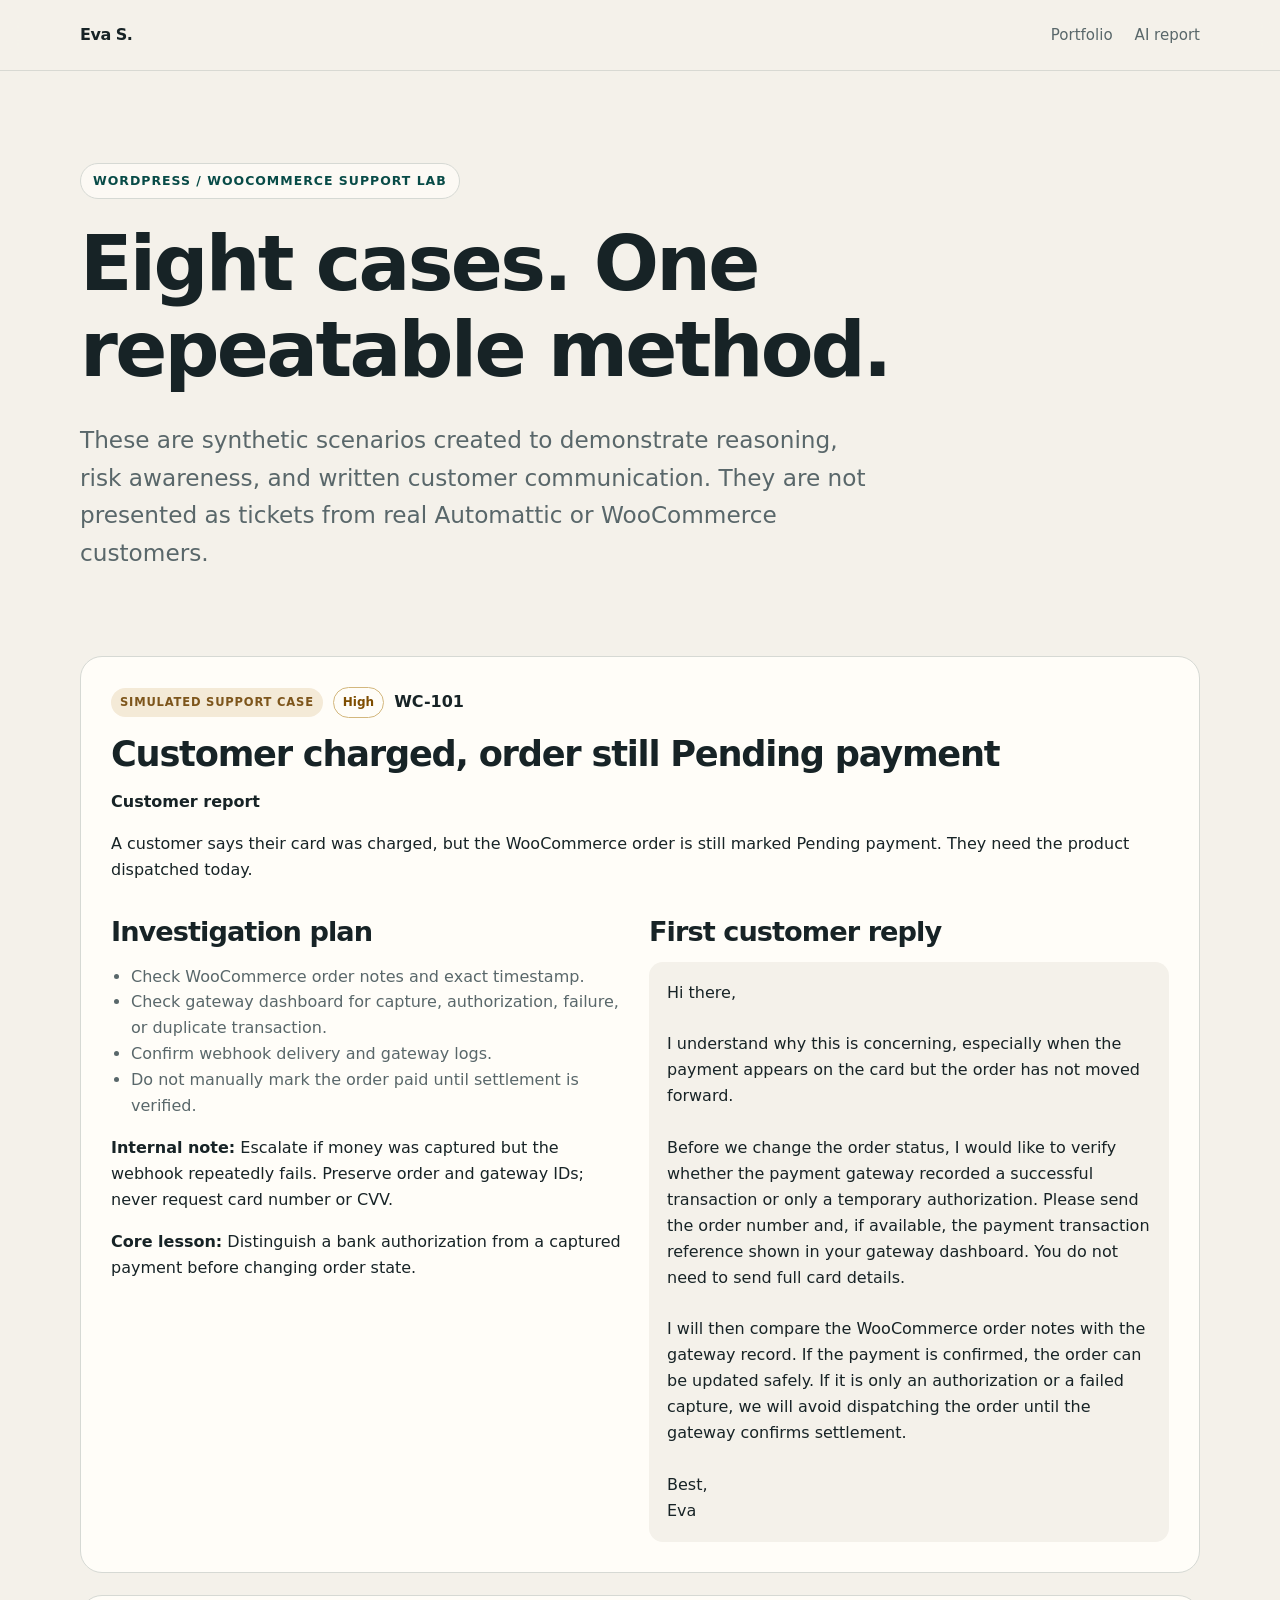
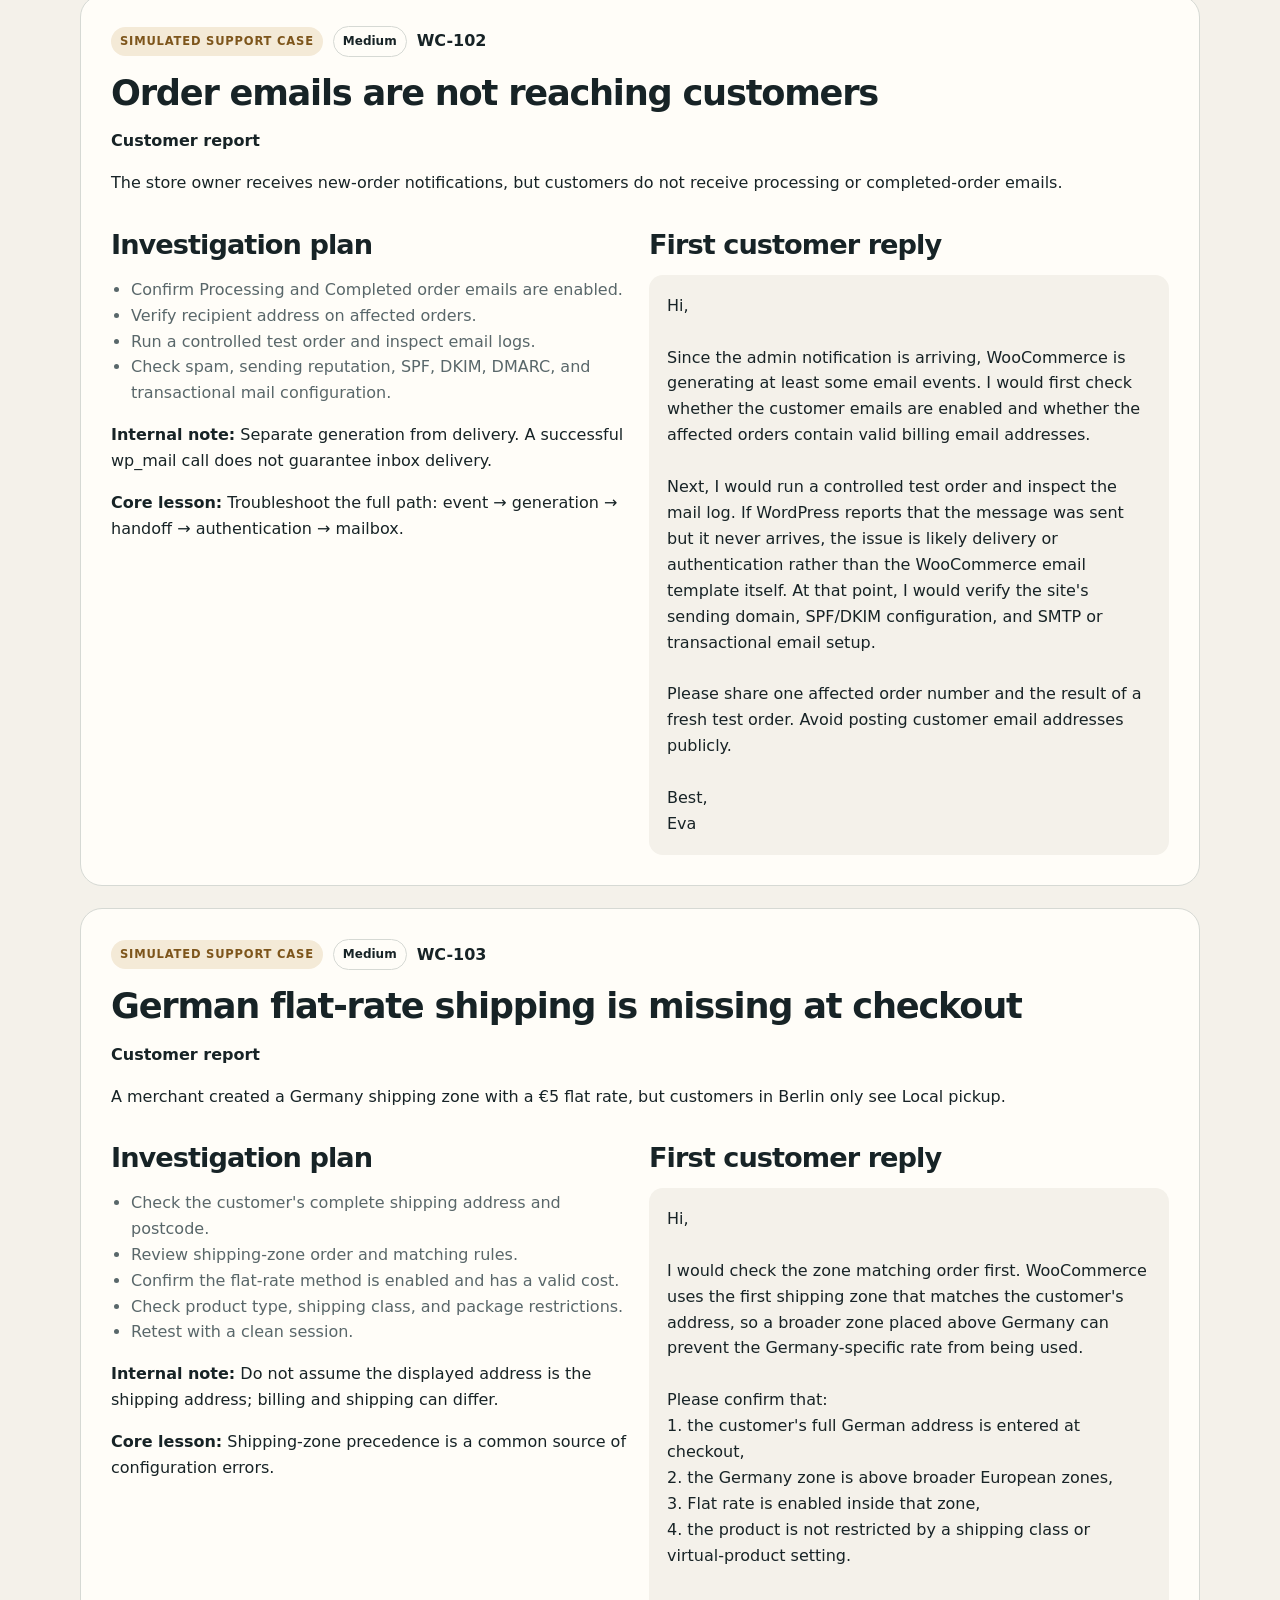
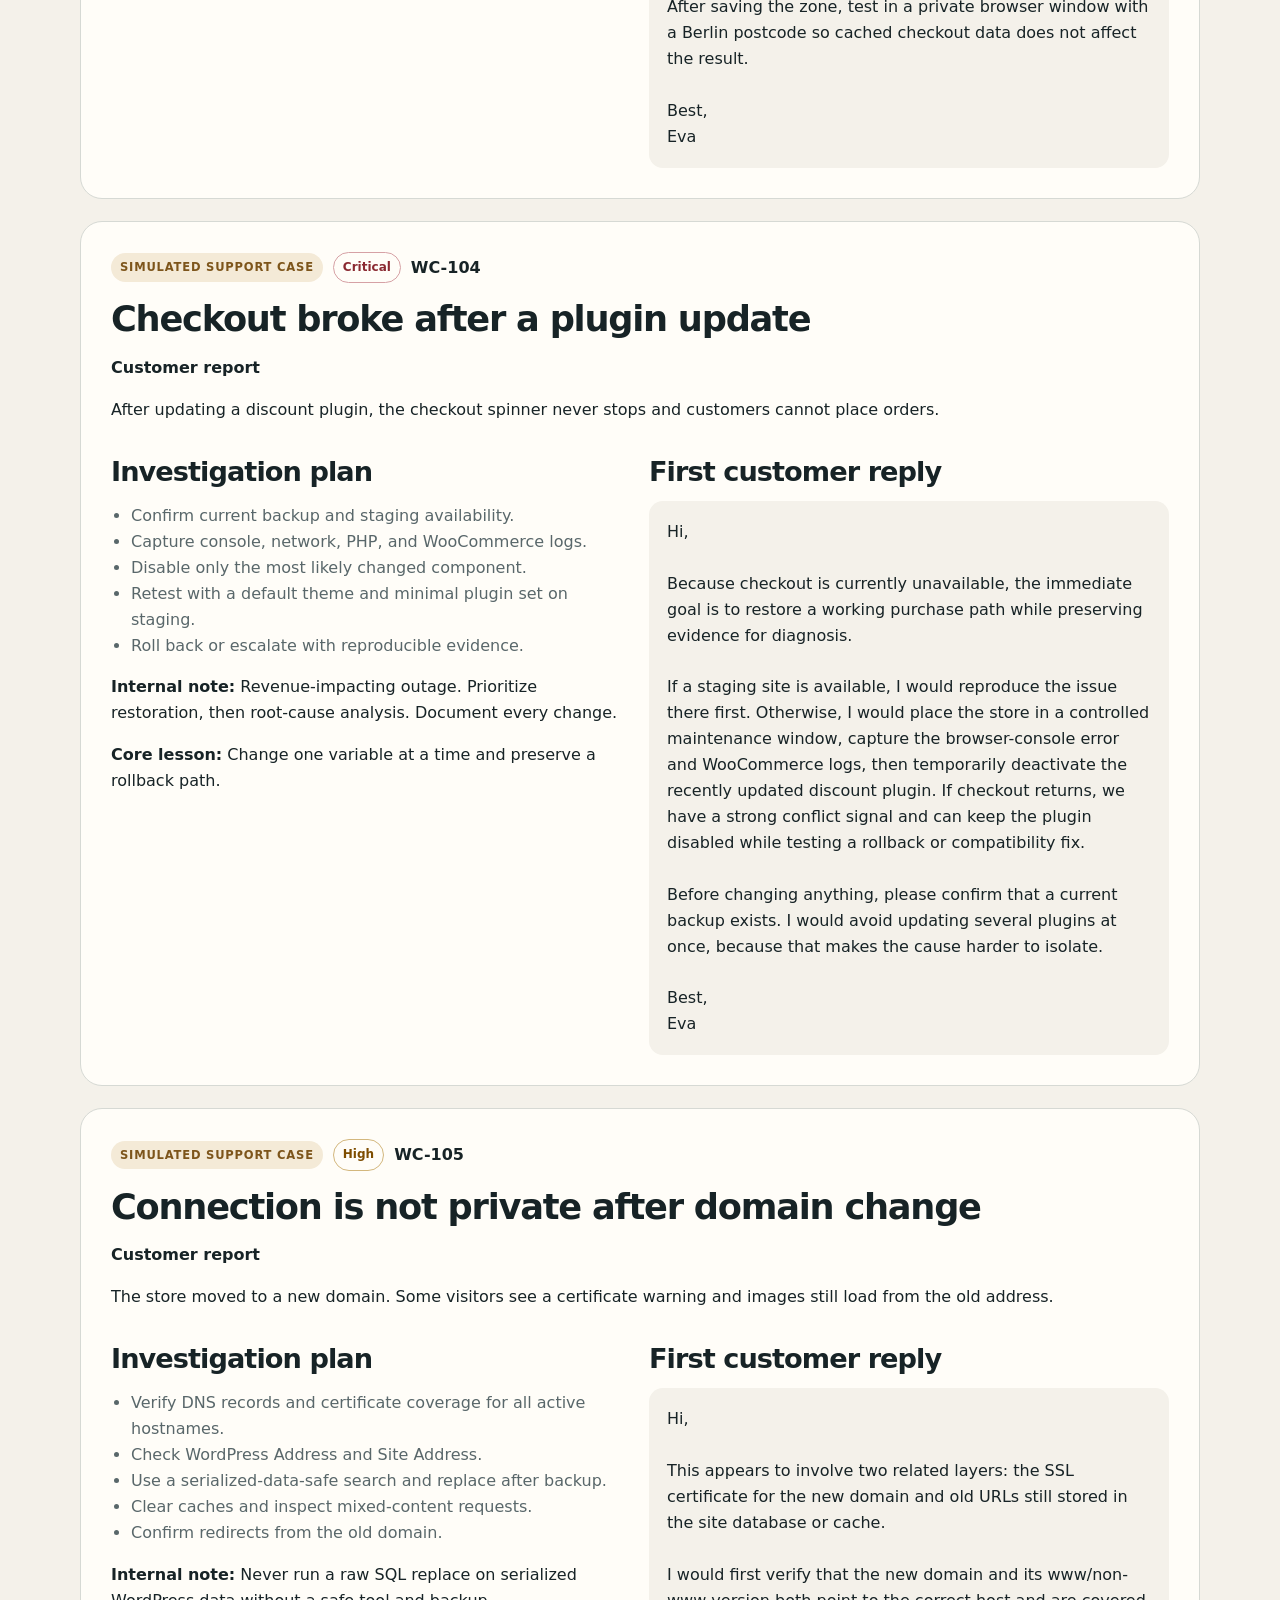
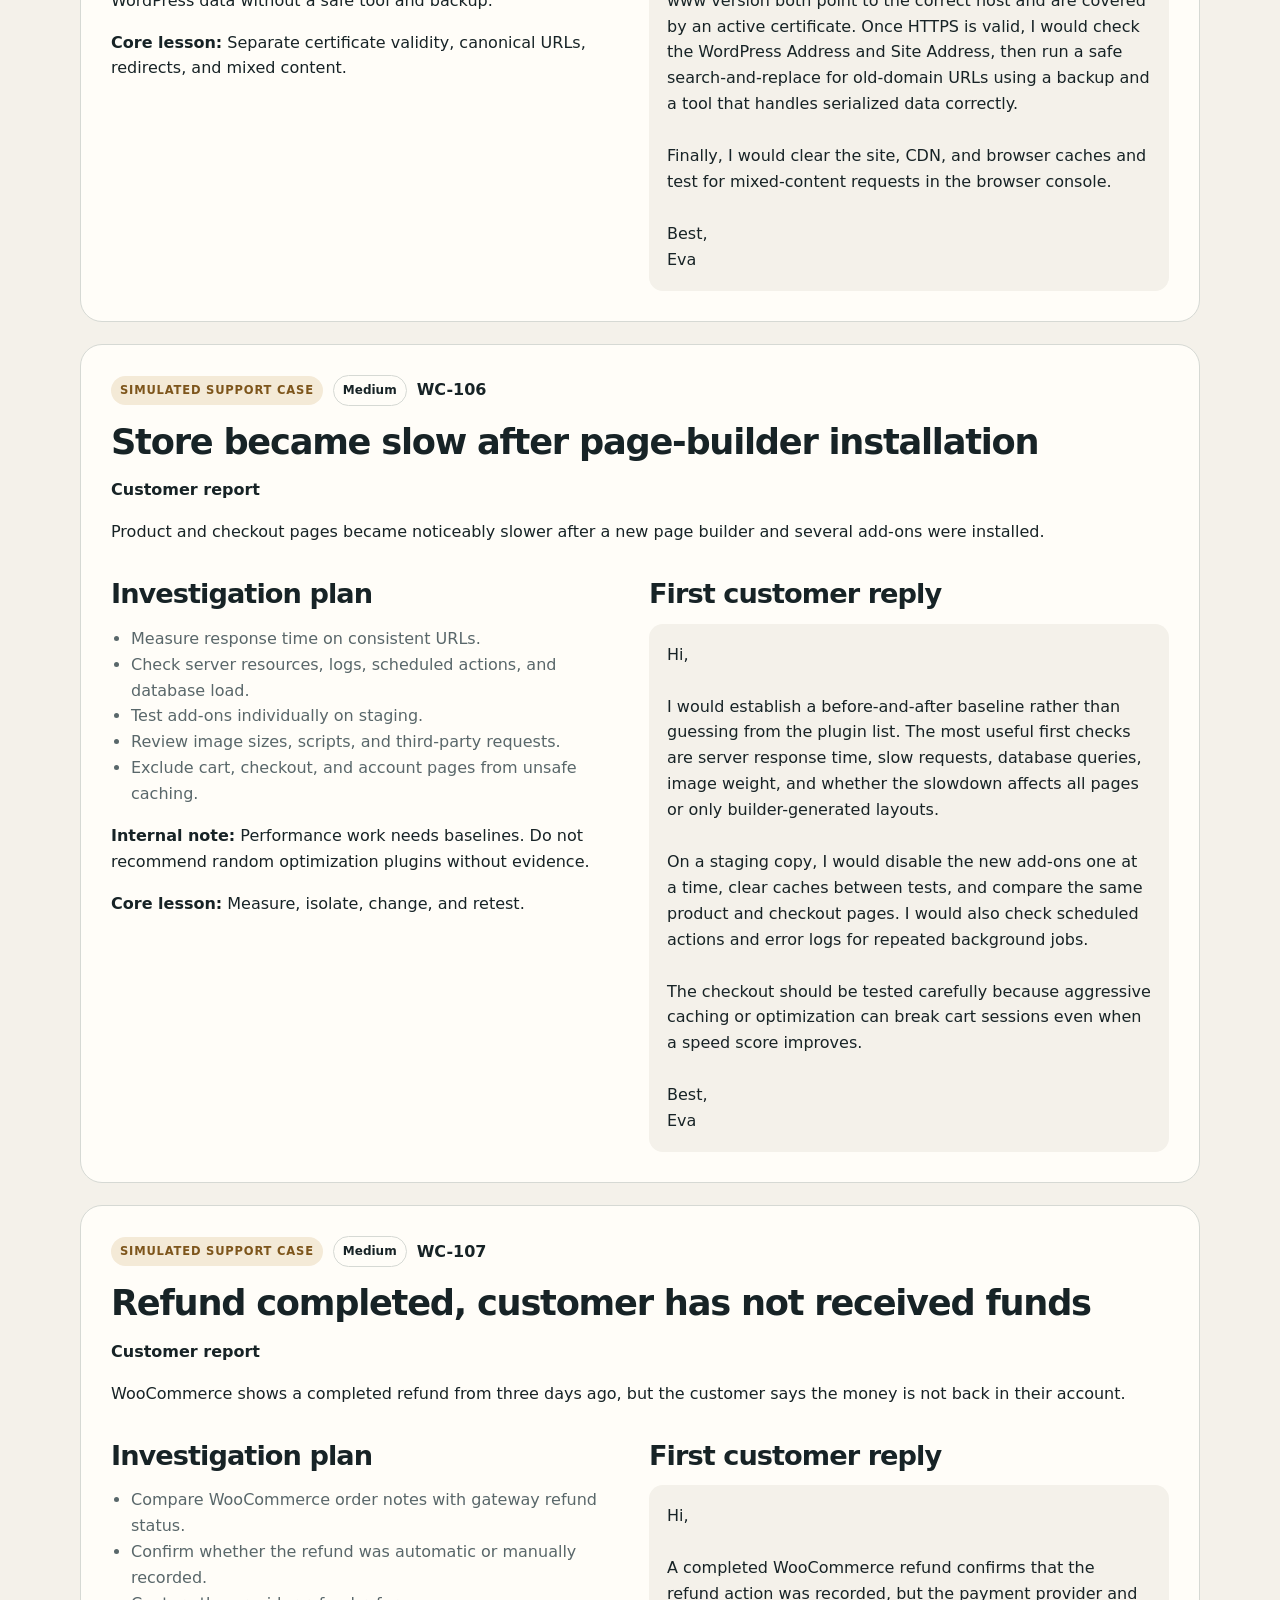
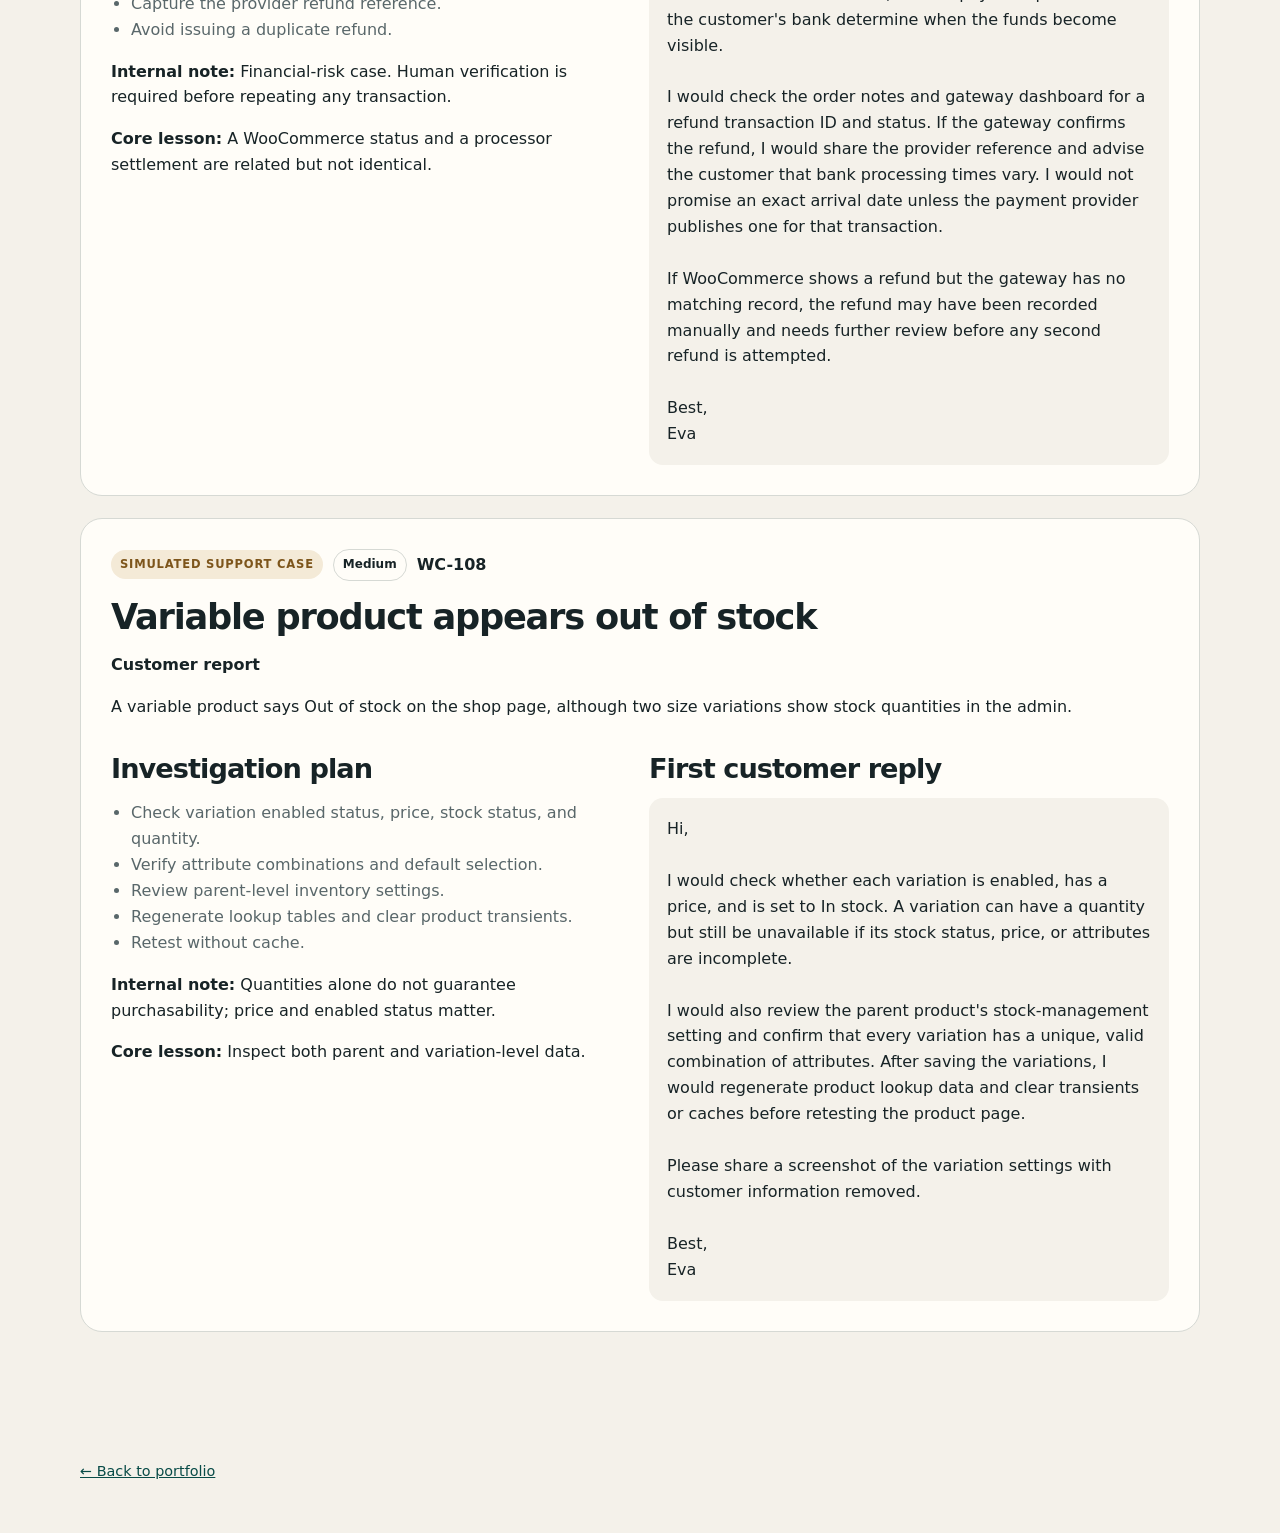
<file: docs/support-lab/index.html>
<!DOCTYPE html>

<html lang="en">
<head>
<meta charset="utf-8"/><meta content="width=device-width,initial-scale=1" name="viewport"/>
<title>Support Lab — Eva S.</title>
<link href="../styles.css" rel="stylesheet"/>
<script defer="True" src="../profile.js"></script></head>
<body>
<header class="site-header"><div class="container nav"><a class="brand" data-profile-display-name="" href="../index.html">Eva S.</a><div class="nav-links"><a href="../index.html">Portfolio</a><a href="../ai-support-workflow/report.html">AI report</a></div></div></header>
<main>
<section class="hero" style="padding-bottom:32px"><div class="container">
<span class="eyebrow">WordPress / WooCommerce support lab</span>
<h1 style="font-size:clamp(3rem,6vw,5.5rem)">Eight cases. One repeatable method.</h1>
<p class="lead">These are synthetic scenarios created to demonstrate reasoning, risk awareness, and written customer communication. They are not presented as tickets from real Automattic or WooCommerce customers.</p>
</div></section>
<section style="padding-top:24px"><div class="container">
<article class="case" id="WC-101" style="margin-bottom:22px">
<div style="display:flex;gap:10px;flex-wrap:wrap;align-items:center">
<span class="label sim">Simulated support case</span>
<span class="priority High">High</span>
<strong>WC-101</strong>
</div>
<h2 style="font-size:2.2rem;margin:16px 0">Customer charged, order still Pending payment</h2>
<p><strong>Customer report</strong></p>
<p>A customer says their card was charged, but the WooCommerce order is still marked Pending payment. They need the product dispatched today.</p>
<div class="two-col" style="margin-top:20px">
<div>
<h3>Investigation plan</h3>
<ul><li>Check WooCommerce order notes and exact timestamp.</li><li>Check gateway dashboard for capture, authorization, failure, or duplicate transaction.</li><li>Confirm webhook delivery and gateway logs.</li><li>Do not manually mark the order paid until settlement is verified.</li></ul>
<p><strong>Internal note:</strong> Escalate if money was captured but the webhook repeatedly fails. Preserve order and gateway IDs; never request card number or CVV.</p>
<p><strong>Core lesson:</strong> Distinguish a bank authorization from a captured payment before changing order state.</p>
</div>
<div>
<h3>First customer reply</h3>
<div style="white-space:pre-wrap;background:#f4f1ea;border-radius:14px;padding:18px">Hi there,

I understand why this is concerning, especially when the payment appears on the card but the order has not moved forward.

Before we change the order status, I would like to verify whether the payment gateway recorded a successful transaction or only a temporary authorization. Please send the order number and, if available, the payment transaction reference shown in your gateway dashboard. You do not need to send full card details.

I will then compare the WooCommerce order notes with the gateway record. If the payment is confirmed, the order can be updated safely. If it is only an authorization or a failed capture, we will avoid dispatching the order until the gateway confirms settlement.

Best,
Eva</div>
</div>
</div>
</article>
<article class="case" id="WC-102" style="margin-bottom:22px">
<div style="display:flex;gap:10px;flex-wrap:wrap;align-items:center">
<span class="label sim">Simulated support case</span>
<span class="priority Medium">Medium</span>
<strong>WC-102</strong>
</div>
<h2 style="font-size:2.2rem;margin:16px 0">Order emails are not reaching customers</h2>
<p><strong>Customer report</strong></p>
<p>The store owner receives new-order notifications, but customers do not receive processing or completed-order emails.</p>
<div class="two-col" style="margin-top:20px">
<div>
<h3>Investigation plan</h3>
<ul><li>Confirm Processing and Completed order emails are enabled.</li><li>Verify recipient address on affected orders.</li><li>Run a controlled test order and inspect email logs.</li><li>Check spam, sending reputation, SPF, DKIM, DMARC, and transactional mail configuration.</li></ul>
<p><strong>Internal note:</strong> Separate generation from delivery. A successful wp_mail call does not guarantee inbox delivery.</p>
<p><strong>Core lesson:</strong> Troubleshoot the full path: event → generation → handoff → authentication → mailbox.</p>
</div>
<div>
<h3>First customer reply</h3>
<div style="white-space:pre-wrap;background:#f4f1ea;border-radius:14px;padding:18px">Hi,

Since the admin notification is arriving, WooCommerce is generating at least some email events. I would first check whether the customer emails are enabled and whether the affected orders contain valid billing email addresses.

Next, I would run a controlled test order and inspect the mail log. If WordPress reports that the message was sent but it never arrives, the issue is likely delivery or authentication rather than the WooCommerce email template itself. At that point, I would verify the site's sending domain, SPF/DKIM configuration, and SMTP or transactional email setup.

Please share one affected order number and the result of a fresh test order. Avoid posting customer email addresses publicly.

Best,
Eva</div>
</div>
</div>
</article>
<article class="case" id="WC-103" style="margin-bottom:22px">
<div style="display:flex;gap:10px;flex-wrap:wrap;align-items:center">
<span class="label sim">Simulated support case</span>
<span class="priority Medium">Medium</span>
<strong>WC-103</strong>
</div>
<h2 style="font-size:2.2rem;margin:16px 0">German flat-rate shipping is missing at checkout</h2>
<p><strong>Customer report</strong></p>
<p>A merchant created a Germany shipping zone with a €5 flat rate, but customers in Berlin only see Local pickup.</p>
<div class="two-col" style="margin-top:20px">
<div>
<h3>Investigation plan</h3>
<ul><li>Check the customer's complete shipping address and postcode.</li><li>Review shipping-zone order and matching rules.</li><li>Confirm the flat-rate method is enabled and has a valid cost.</li><li>Check product type, shipping class, and package restrictions.</li><li>Retest with a clean session.</li></ul>
<p><strong>Internal note:</strong> Do not assume the displayed address is the shipping address; billing and shipping can differ.</p>
<p><strong>Core lesson:</strong> Shipping-zone precedence is a common source of configuration errors.</p>
</div>
<div>
<h3>First customer reply</h3>
<div style="white-space:pre-wrap;background:#f4f1ea;border-radius:14px;padding:18px">Hi,

I would check the zone matching order first. WooCommerce uses the first shipping zone that matches the customer's address, so a broader zone placed above Germany can prevent the Germany-specific rate from being used.

Please confirm that:
1. the customer's full German address is entered at checkout,
2. the Germany zone is above broader European zones,
3. Flat rate is enabled inside that zone,
4. the product is not restricted by a shipping class or virtual-product setting.

After saving the zone, test in a private browser window with a Berlin postcode so cached checkout data does not affect the result.

Best,
Eva</div>
</div>
</div>
</article>
<article class="case" id="WC-104" style="margin-bottom:22px">
<div style="display:flex;gap:10px;flex-wrap:wrap;align-items:center">
<span class="label sim">Simulated support case</span>
<span class="priority Critical">Critical</span>
<strong>WC-104</strong>
</div>
<h2 style="font-size:2.2rem;margin:16px 0">Checkout broke after a plugin update</h2>
<p><strong>Customer report</strong></p>
<p>After updating a discount plugin, the checkout spinner never stops and customers cannot place orders.</p>
<div class="two-col" style="margin-top:20px">
<div>
<h3>Investigation plan</h3>
<ul><li>Confirm current backup and staging availability.</li><li>Capture console, network, PHP, and WooCommerce logs.</li><li>Disable only the most likely changed component.</li><li>Retest with a default theme and minimal plugin set on staging.</li><li>Roll back or escalate with reproducible evidence.</li></ul>
<p><strong>Internal note:</strong> Revenue-impacting outage. Prioritize restoration, then root-cause analysis. Document every change.</p>
<p><strong>Core lesson:</strong> Change one variable at a time and preserve a rollback path.</p>
</div>
<div>
<h3>First customer reply</h3>
<div style="white-space:pre-wrap;background:#f4f1ea;border-radius:14px;padding:18px">Hi,

Because checkout is currently unavailable, the immediate goal is to restore a working purchase path while preserving evidence for diagnosis.

If a staging site is available, I would reproduce the issue there first. Otherwise, I would place the store in a controlled maintenance window, capture the browser-console error and WooCommerce logs, then temporarily deactivate the recently updated discount plugin. If checkout returns, we have a strong conflict signal and can keep the plugin disabled while testing a rollback or compatibility fix.

Before changing anything, please confirm that a current backup exists. I would avoid updating several plugins at once, because that makes the cause harder to isolate.

Best,
Eva</div>
</div>
</div>
</article>
<article class="case" id="WC-105" style="margin-bottom:22px">
<div style="display:flex;gap:10px;flex-wrap:wrap;align-items:center">
<span class="label sim">Simulated support case</span>
<span class="priority High">High</span>
<strong>WC-105</strong>
</div>
<h2 style="font-size:2.2rem;margin:16px 0">Connection is not private after domain change</h2>
<p><strong>Customer report</strong></p>
<p>The store moved to a new domain. Some visitors see a certificate warning and images still load from the old address.</p>
<div class="two-col" style="margin-top:20px">
<div>
<h3>Investigation plan</h3>
<ul><li>Verify DNS records and certificate coverage for all active hostnames.</li><li>Check WordPress Address and Site Address.</li><li>Use a serialized-data-safe search and replace after backup.</li><li>Clear caches and inspect mixed-content requests.</li><li>Confirm redirects from the old domain.</li></ul>
<p><strong>Internal note:</strong> Never run a raw SQL replace on serialized WordPress data without a safe tool and backup.</p>
<p><strong>Core lesson:</strong> Separate certificate validity, canonical URLs, redirects, and mixed content.</p>
</div>
<div>
<h3>First customer reply</h3>
<div style="white-space:pre-wrap;background:#f4f1ea;border-radius:14px;padding:18px">Hi,

This appears to involve two related layers: the SSL certificate for the new domain and old URLs still stored in the site database or cache.

I would first verify that the new domain and its www/non-www version both point to the correct host and are covered by an active certificate. Once HTTPS is valid, I would check the WordPress Address and Site Address, then run a safe search-and-replace for old-domain URLs using a backup and a tool that handles serialized data correctly.

Finally, I would clear the site, CDN, and browser caches and test for mixed-content requests in the browser console.

Best,
Eva</div>
</div>
</div>
</article>
<article class="case" id="WC-106" style="margin-bottom:22px">
<div style="display:flex;gap:10px;flex-wrap:wrap;align-items:center">
<span class="label sim">Simulated support case</span>
<span class="priority Medium">Medium</span>
<strong>WC-106</strong>
</div>
<h2 style="font-size:2.2rem;margin:16px 0">Store became slow after page-builder installation</h2>
<p><strong>Customer report</strong></p>
<p>Product and checkout pages became noticeably slower after a new page builder and several add-ons were installed.</p>
<div class="two-col" style="margin-top:20px">
<div>
<h3>Investigation plan</h3>
<ul><li>Measure response time on consistent URLs.</li><li>Check server resources, logs, scheduled actions, and database load.</li><li>Test add-ons individually on staging.</li><li>Review image sizes, scripts, and third-party requests.</li><li>Exclude cart, checkout, and account pages from unsafe caching.</li></ul>
<p><strong>Internal note:</strong> Performance work needs baselines. Do not recommend random optimization plugins without evidence.</p>
<p><strong>Core lesson:</strong> Measure, isolate, change, and retest.</p>
</div>
<div>
<h3>First customer reply</h3>
<div style="white-space:pre-wrap;background:#f4f1ea;border-radius:14px;padding:18px">Hi,

I would establish a before-and-after baseline rather than guessing from the plugin list. The most useful first checks are server response time, slow requests, database queries, image weight, and whether the slowdown affects all pages or only builder-generated layouts.

On a staging copy, I would disable the new add-ons one at a time, clear caches between tests, and compare the same product and checkout pages. I would also check scheduled actions and error logs for repeated background jobs.

The checkout should be tested carefully because aggressive caching or optimization can break cart sessions even when a speed score improves.

Best,
Eva</div>
</div>
</div>
</article>
<article class="case" id="WC-107" style="margin-bottom:22px">
<div style="display:flex;gap:10px;flex-wrap:wrap;align-items:center">
<span class="label sim">Simulated support case</span>
<span class="priority Medium">Medium</span>
<strong>WC-107</strong>
</div>
<h2 style="font-size:2.2rem;margin:16px 0">Refund completed, customer has not received funds</h2>
<p><strong>Customer report</strong></p>
<p>WooCommerce shows a completed refund from three days ago, but the customer says the money is not back in their account.</p>
<div class="two-col" style="margin-top:20px">
<div>
<h3>Investigation plan</h3>
<ul><li>Compare WooCommerce order notes with gateway refund status.</li><li>Confirm whether the refund was automatic or manually recorded.</li><li>Capture the provider refund reference.</li><li>Avoid issuing a duplicate refund.</li></ul>
<p><strong>Internal note:</strong> Financial-risk case. Human verification is required before repeating any transaction.</p>
<p><strong>Core lesson:</strong> A WooCommerce status and a processor settlement are related but not identical.</p>
</div>
<div>
<h3>First customer reply</h3>
<div style="white-space:pre-wrap;background:#f4f1ea;border-radius:14px;padding:18px">Hi,

A completed WooCommerce refund confirms that the refund action was recorded, but the payment provider and the customer's bank determine when the funds become visible.

I would check the order notes and gateway dashboard for a refund transaction ID and status. If the gateway confirms the refund, I would share the provider reference and advise the customer that bank processing times vary. I would not promise an exact arrival date unless the payment provider publishes one for that transaction.

If WooCommerce shows a refund but the gateway has no matching record, the refund may have been recorded manually and needs further review before any second refund is attempted.

Best,
Eva</div>
</div>
</div>
</article>
<article class="case" id="WC-108" style="margin-bottom:22px">
<div style="display:flex;gap:10px;flex-wrap:wrap;align-items:center">
<span class="label sim">Simulated support case</span>
<span class="priority Medium">Medium</span>
<strong>WC-108</strong>
</div>
<h2 style="font-size:2.2rem;margin:16px 0">Variable product appears out of stock</h2>
<p><strong>Customer report</strong></p>
<p>A variable product says Out of stock on the shop page, although two size variations show stock quantities in the admin.</p>
<div class="two-col" style="margin-top:20px">
<div>
<h3>Investigation plan</h3>
<ul><li>Check variation enabled status, price, stock status, and quantity.</li><li>Verify attribute combinations and default selection.</li><li>Review parent-level inventory settings.</li><li>Regenerate lookup tables and clear product transients.</li><li>Retest without cache.</li></ul>
<p><strong>Internal note:</strong> Quantities alone do not guarantee purchasability; price and enabled status matter.</p>
<p><strong>Core lesson:</strong> Inspect both parent and variation-level data.</p>
</div>
<div>
<h3>First customer reply</h3>
<div style="white-space:pre-wrap;background:#f4f1ea;border-radius:14px;padding:18px">Hi,

I would check whether each variation is enabled, has a price, and is set to In stock. A variation can have a quantity but still be unavailable if its stock status, price, or attributes are incomplete.

I would also review the parent product's stock-management setting and confirm that every variation has a unique, valid combination of attributes. After saving the variations, I would regenerate product lookup data and clear transients or caches before retesting the product page.

Please share a screenshot of the variation settings with customer information removed.

Best,
Eva</div>
</div>
</div>
</article>
</div></section>
</main>
<footer><div class="container"><a href="../index.html">← Back to portfolio</a></div></footer>
</body></html>
</file>
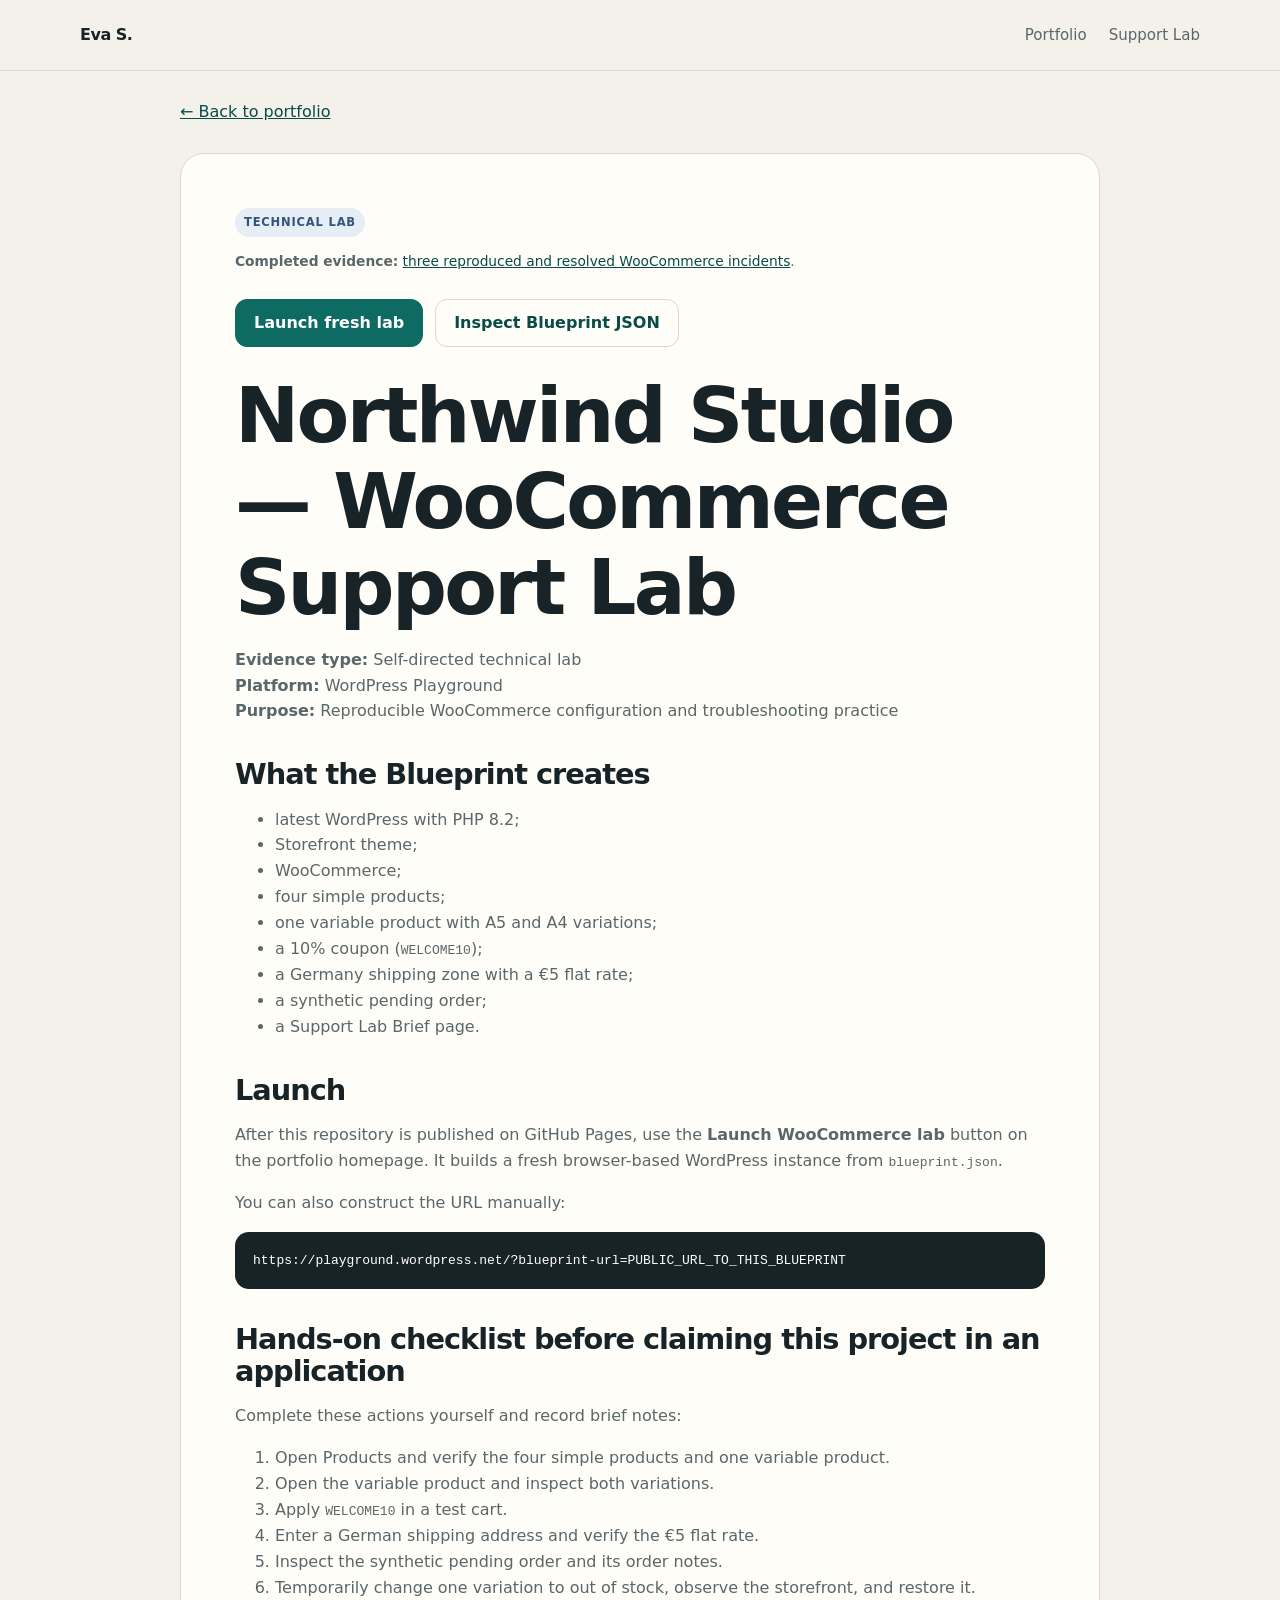
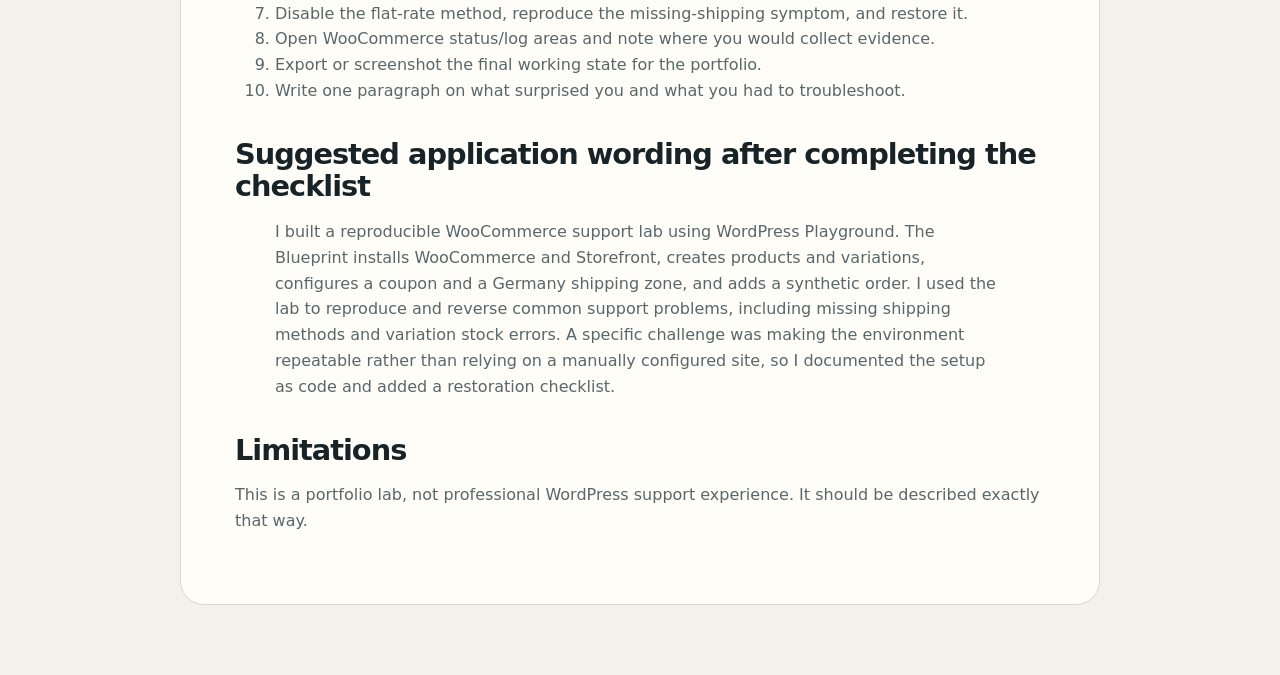
<file: docs/woocommerce-lab/index.html>
<!DOCTYPE html>

<html lang="en"><head>
<meta charset="utf-8"/><meta content="width=device-width,initial-scale=1" name="viewport"/>
<title>WooCommerce Support Lab — Eva S.</title>
<link href="../styles.css" rel="stylesheet"/>
<style>
.article-wrap{width:min(920px,calc(100% - 36px));margin:0 auto}
.article{background:var(--paper);border:1px solid var(--line);border-radius:24px;padding:clamp(24px,5vw,54px);margin:28px 0 70px}
.article h1{font-size:clamp(2.5rem,6vw,4.8rem)}
.article h2{font-size:1.8rem;margin-top:34px}
.article p,.article li{color:var(--muted)}
.article pre{overflow:auto;background:var(--ink);color:white;padding:18px;border-radius:14px}
.lab-actions{display:flex;gap:12px;flex-wrap:wrap;margin:26px 0}
</style><script defer="True" src="../profile.js"></script></head>
<body>
<header class="site-header"><div class="container nav"><a class="brand" data-profile-display-name="" href="../index.html">Eva S.</a><div class="nav-links"><a href="../index.html">Portfolio</a><a href="../support-lab/index.html">Support Lab</a></div></div></header>
<main class="article-wrap">
<div style="padding-top:28px"><a href="../index.html">← Back to portfolio</a></div>
<article class="article">
<span class="label lab">Technical lab</span>
<p class="small"><strong>Completed evidence:</strong> <a href="../case-studies/woocommerce_troubleshooting.html">three reproduced and resolved WooCommerce incidents</a>.</p>
<div class="lab-actions">
<a class="btn" href="blueprint.json" id="launch-lab">Launch fresh lab</a>
<a class="btn secondary" href="blueprint.json">Inspect Blueprint JSON</a>
</div>
<h1>Northwind Studio — WooCommerce Support Lab</h1>
<p><strong>Evidence type:</strong> Self-directed technical lab<br/>
<strong>Platform:</strong> WordPress Playground<br/>
<strong>Purpose:</strong> Reproducible WooCommerce configuration and troubleshooting practice</p>
<h2>What the Blueprint creates</h2>
<ul>
<li>latest WordPress with PHP 8.2;</li>
<li>Storefront theme;</li>
<li>WooCommerce;</li>
<li>four simple products;</li>
<li>one variable product with A5 and A4 variations;</li>
<li>a 10% coupon (<code>WELCOME10</code>);</li>
<li>a Germany shipping zone with a €5 flat rate;</li>
<li>a synthetic pending order;</li>
<li>a Support Lab Brief page.</li>
</ul>
<h2>Launch</h2>
<p>After this repository is published on GitHub Pages, use the <strong>Launch WooCommerce lab</strong> button on the portfolio homepage. It builds a fresh browser-based WordPress instance from <code>blueprint.json</code>.</p>
<p>You can also construct the URL manually:</p>
<pre><code class="language-text">https://playground.wordpress.net/?blueprint-url=PUBLIC_URL_TO_THIS_BLUEPRINT
</code></pre>
<h2>Hands-on checklist before claiming this project in an application</h2>
<p>Complete these actions yourself and record brief notes:</p>
<ol>
<li>Open Products and verify the four simple products and one variable product.</li>
<li>Open the variable product and inspect both variations.</li>
<li>Apply <code>WELCOME10</code> in a test cart.</li>
<li>Enter a German shipping address and verify the €5 flat rate.</li>
<li>Inspect the synthetic pending order and its order notes.</li>
<li>Temporarily change one variation to out of stock, observe the storefront, and restore it.</li>
<li>Disable the flat-rate method, reproduce the missing-shipping symptom, and restore it.</li>
<li>Open WooCommerce status/log areas and note where you would collect evidence.</li>
<li>Export or screenshot the final working state for the portfolio.</li>
<li>Write one paragraph on what surprised you and what you had to troubleshoot.</li>
</ol>
<h2>Suggested application wording after completing the checklist</h2>
<blockquote>
<p>I built a reproducible WooCommerce support lab using WordPress Playground. The Blueprint installs WooCommerce and Storefront, creates products and variations, configures a coupon and a Germany shipping zone, and adds a synthetic order. I used the lab to reproduce and reverse common support problems, including missing shipping methods and variation stock errors. A specific challenge was making the environment repeatable rather than relying on a manually configured site, so I documented the setup as code and added a restoration checklist.</p>
</blockquote>
<h2>Limitations</h2>
<p>This is a portfolio lab, not professional WordPress support experience. It should be described exactly that way.</p>
</article></main>
<script>
(function(){
  const b=document.getElementById('launch-lab');
  if(location.protocol==='http:'||location.protocol==='https:'){
    const blueprint=new URL('blueprint.json',location.href).href;
    b.href='https://playground.wordpress.net/?blueprint-url='+encodeURIComponent(blueprint);
    b.target='_blank'; b.rel='noopener';
  }
})();
</script>
</body></html>
</file>
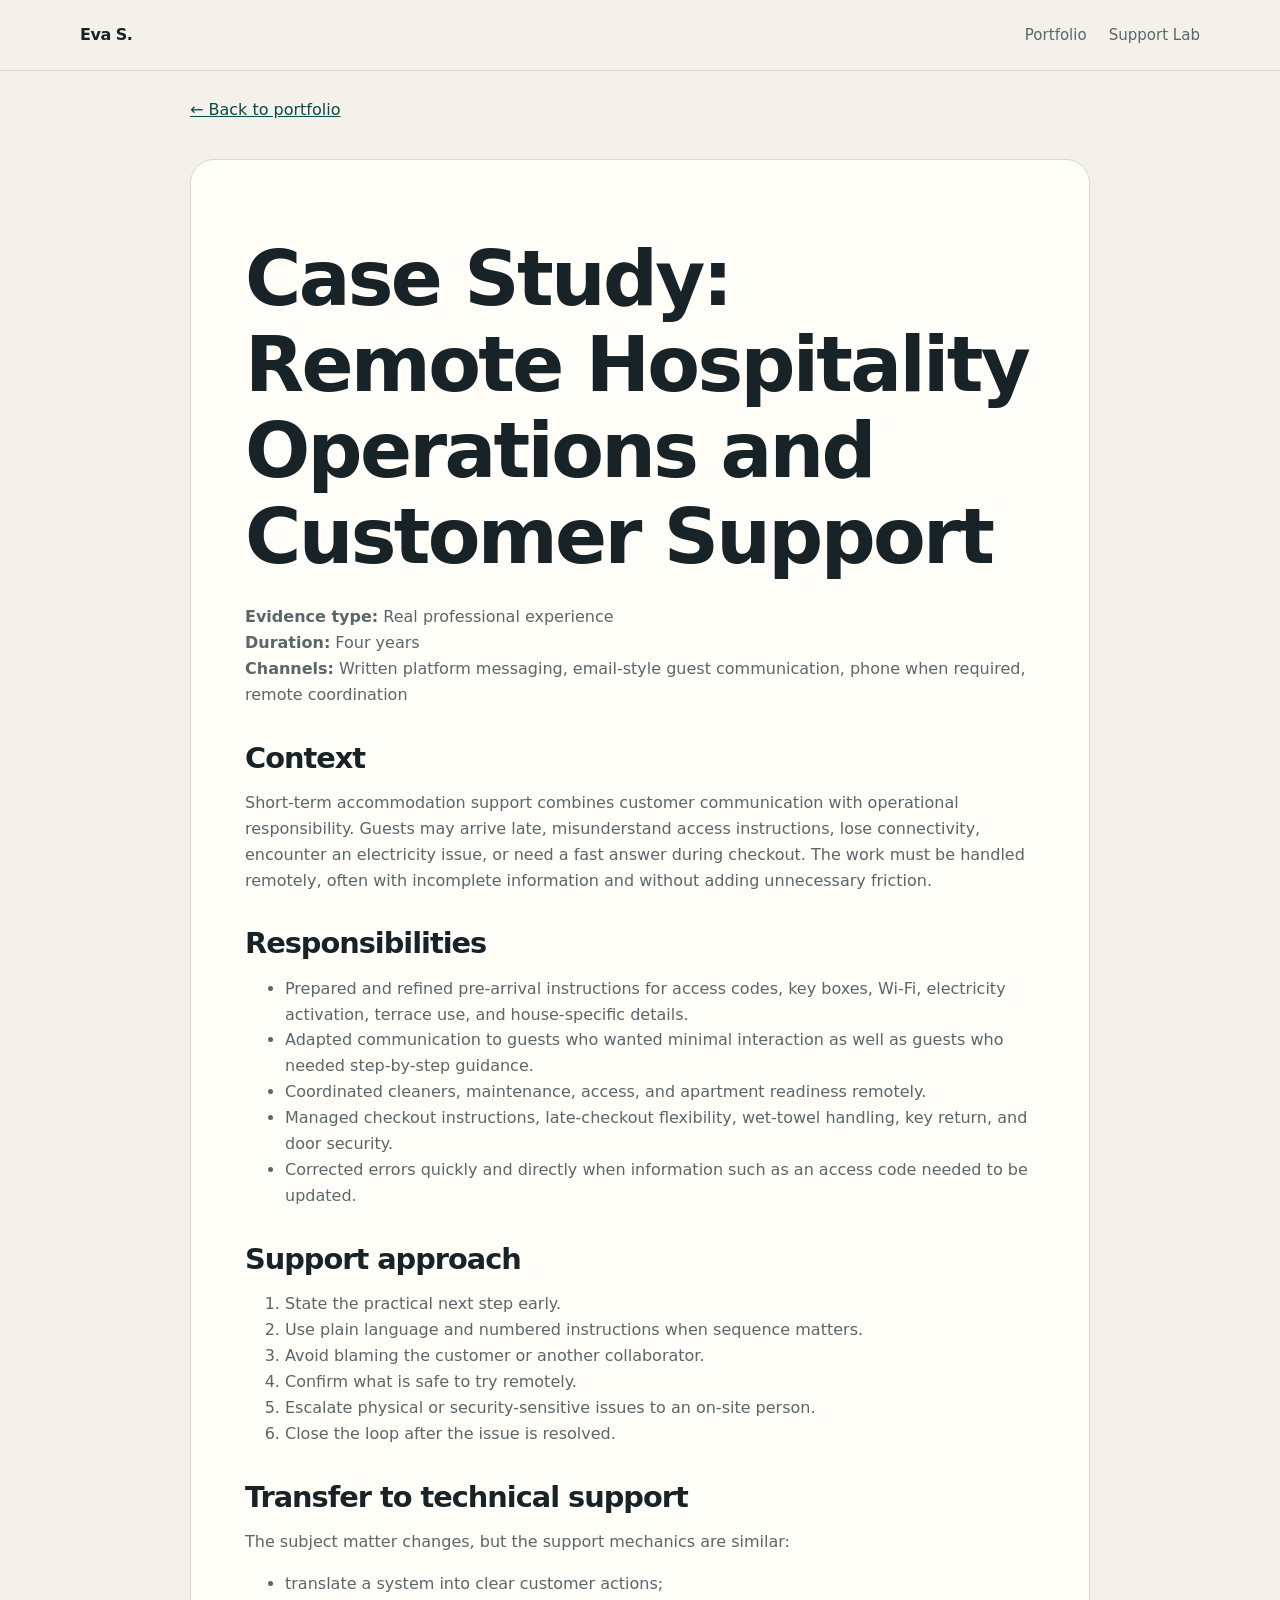
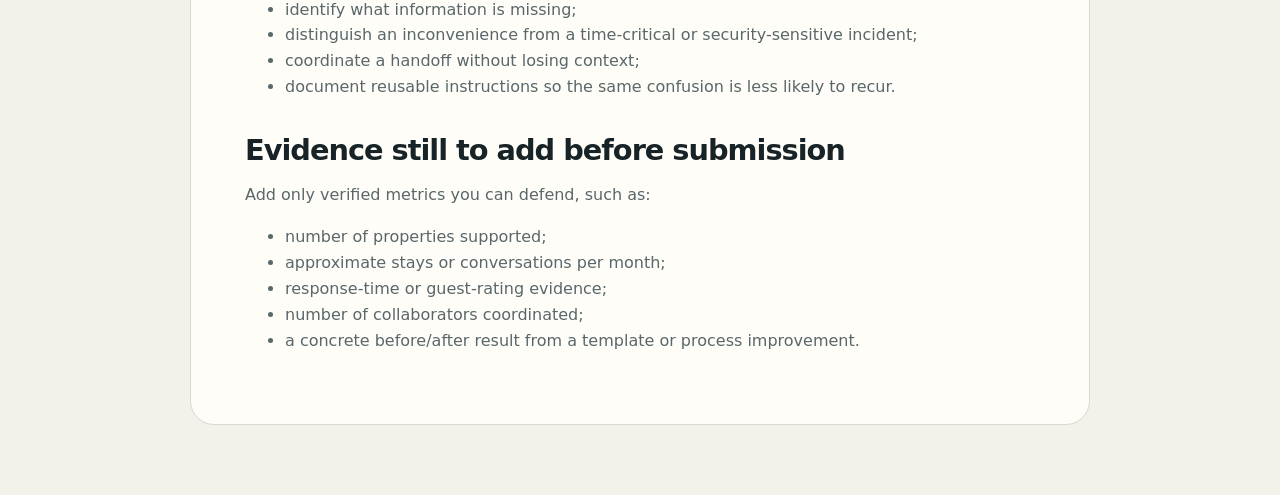
<file: airbnb_operations.html>
<!doctype html>
<html lang="en">
<head>
<meta charset="utf-8">
<meta name="viewport" content="width=device-width,initial-scale=1">
<title>Remote Hospitality Operations — Eva S.</title>
<link rel="stylesheet" href="../styles.css">
<style>
.article-wrap{width:min(900px,calc(100% - 36px));margin:0 auto}
.article{background:var(--paper);border:1px solid var(--line);border-radius:24px;padding:clamp(24px,5vw,54px);margin:36px 0 70px}
.article h1{font-size:clamp(2.5rem,6vw,4.8rem);margin-bottom:24px}
.article h2{font-size:1.8rem;margin:34px 0 14px}
.article h3{font-size:1.25rem;margin:28px 0 10px}
.article p,.article li{color:var(--muted)}
.article blockquote{margin:24px 0;padding:16px 20px;border-left:4px solid var(--accent);background:var(--soft)}
.article code{background:#edf1ef;border-radius:6px;padding:2px 5px}
.article pre{overflow:auto;background:var(--ink);color:white;padding:18px;border-radius:14px}
.article hr{margin:36px 0}
.topline{padding:26px 0 0}
</style>
</head>
<body>
<header class="site-header"><div class="container nav"><a class="brand" href="../index.html">Eva S.</a><div class="nav-links"><a href="../index.html">Portfolio</a><a href="../support-lab/index.html">Support Lab</a></div></div></header>
<main class="article-wrap">
<div class="topline"><a href="../index.html">← Back to portfolio</a></div>
<article class="article"><h1>Case Study: Remote Hospitality Operations and Customer Support</h1>
<p><strong>Evidence type:</strong> Real professional experience<br />
<strong>Duration:</strong> Four years<br />
<strong>Channels:</strong> Written platform messaging, email-style guest communication, phone when required, remote coordination</p>
<h2>Context</h2>
<p>Short-term accommodation support combines customer communication with operational responsibility. Guests may arrive late, misunderstand access instructions, lose connectivity, encounter an electricity issue, or need a fast answer during checkout. The work must be handled remotely, often with incomplete information and without adding unnecessary friction.</p>
<h2>Responsibilities</h2>
<ul>
<li>Prepared and refined pre-arrival instructions for access codes, key boxes, Wi-Fi, electricity activation, terrace use, and house-specific details.</li>
<li>Adapted communication to guests who wanted minimal interaction as well as guests who needed step-by-step guidance.</li>
<li>Coordinated cleaners, maintenance, access, and apartment readiness remotely.</li>
<li>Managed checkout instructions, late-checkout flexibility, wet-towel handling, key return, and door security.</li>
<li>Corrected errors quickly and directly when information such as an access code needed to be updated.</li>
</ul>
<h2>Support approach</h2>
<ol>
<li>State the practical next step early.</li>
<li>Use plain language and numbered instructions when sequence matters.</li>
<li>Avoid blaming the customer or another collaborator.</li>
<li>Confirm what is safe to try remotely.</li>
<li>Escalate physical or security-sensitive issues to an on-site person.</li>
<li>Close the loop after the issue is resolved.</li>
</ol>
<h2>Transfer to technical support</h2>
<p>The subject matter changes, but the support mechanics are similar:</p>
<ul>
<li>translate a system into clear customer actions;</li>
<li>identify what information is missing;</li>
<li>distinguish an inconvenience from a time-critical or security-sensitive incident;</li>
<li>coordinate a handoff without losing context;</li>
<li>document reusable instructions so the same confusion is less likely to recur.</li>
</ul>
<h2>Evidence still to add before submission</h2>
<p>Add only verified metrics you can defend, such as:</p>
<ul>
<li>number of properties supported;</li>
<li>approximate stays or conversations per month;</li>
<li>response-time or guest-rating evidence;</li>
<li>number of collaborators coordinated;</li>
<li>a concrete before/after result from a template or process improvement.</li>
</ul>
</article>
</main>
</body>
</html>
</file>
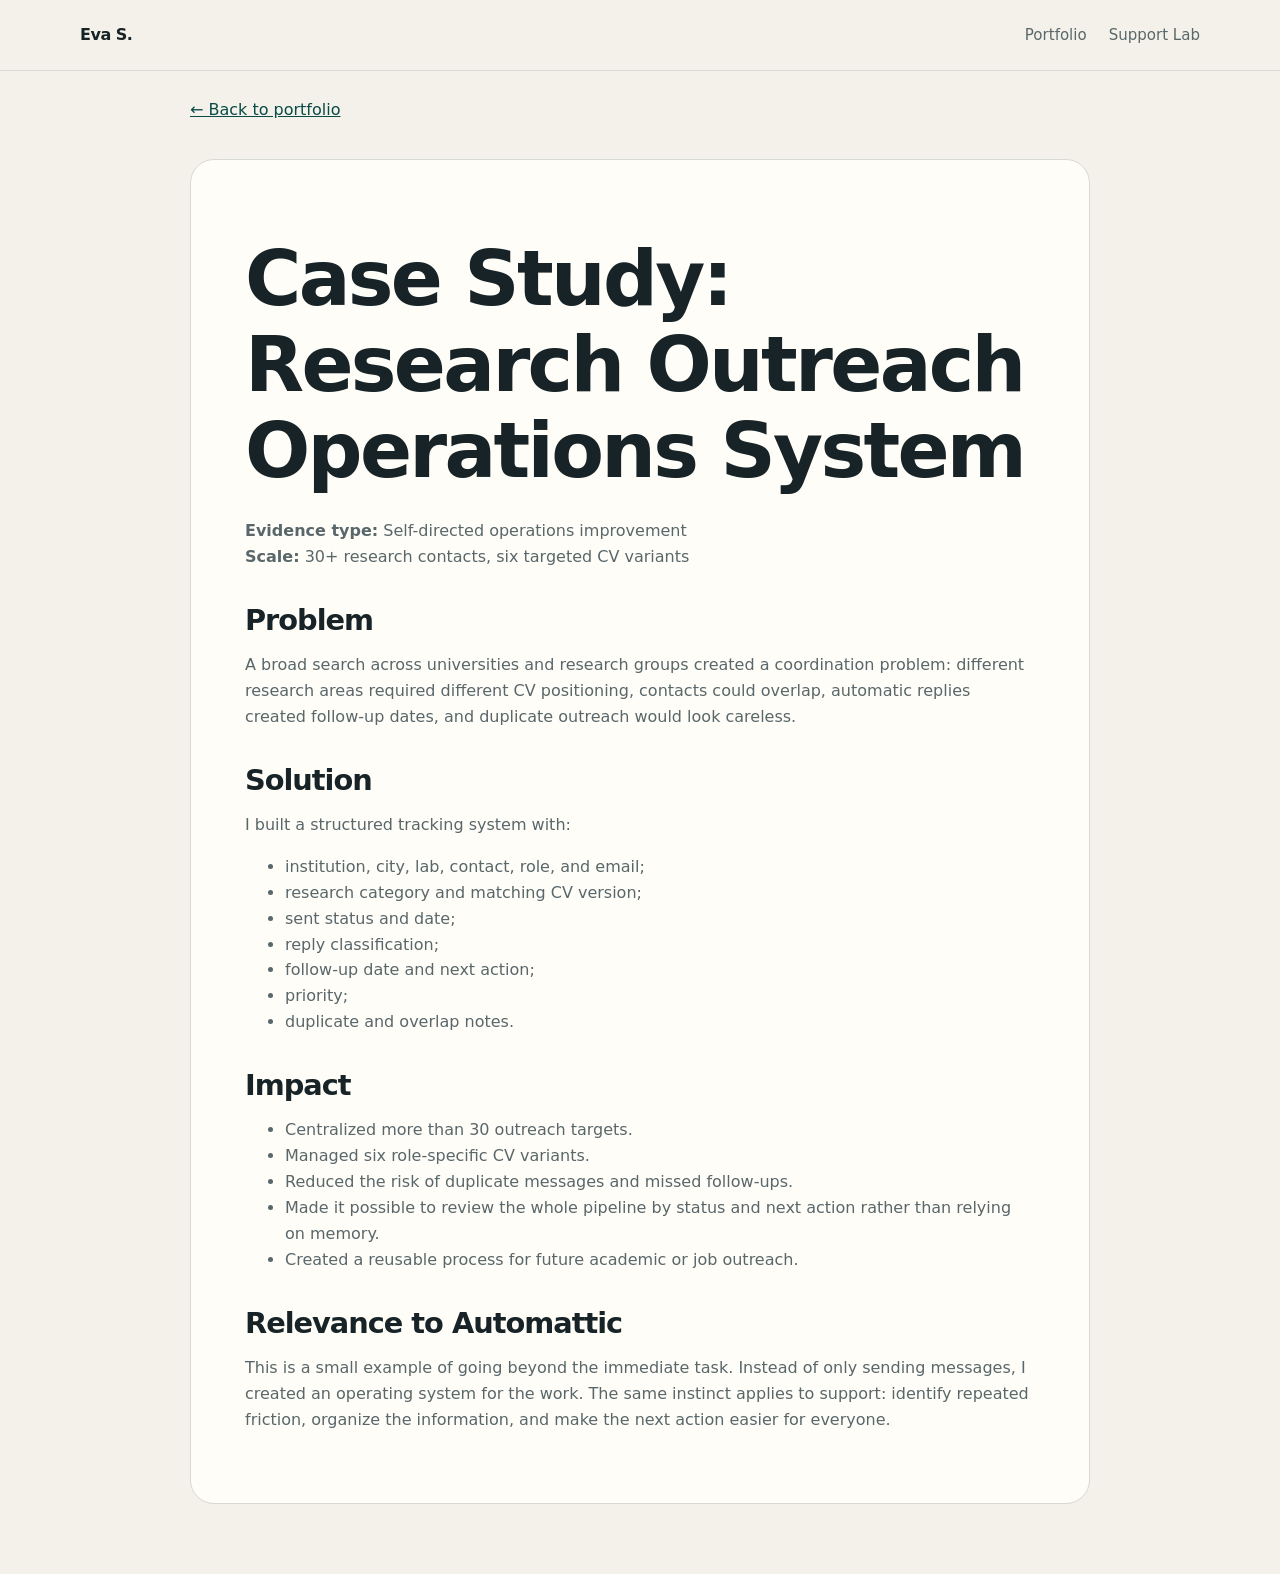
<file: outreach_operations.html>
<!doctype html>
<html lang="en">
<head>
<meta charset="utf-8">
<meta name="viewport" content="width=device-width,initial-scale=1">
<title>Research Outreach Operations System — Eva S.</title>
<link rel="stylesheet" href="../styles.css">
<style>
.article-wrap{width:min(900px,calc(100% - 36px));margin:0 auto}
.article{background:var(--paper);border:1px solid var(--line);border-radius:24px;padding:clamp(24px,5vw,54px);margin:36px 0 70px}
.article h1{font-size:clamp(2.5rem,6vw,4.8rem);margin-bottom:24px}
.article h2{font-size:1.8rem;margin:34px 0 14px}
.article h3{font-size:1.25rem;margin:28px 0 10px}
.article p,.article li{color:var(--muted)}
.article blockquote{margin:24px 0;padding:16px 20px;border-left:4px solid var(--accent);background:var(--soft)}
.article code{background:#edf1ef;border-radius:6px;padding:2px 5px}
.article pre{overflow:auto;background:var(--ink);color:white;padding:18px;border-radius:14px}
.article hr{margin:36px 0}
.topline{padding:26px 0 0}
</style>
</head>
<body>
<header class="site-header"><div class="container nav"><a class="brand" href="../index.html">Eva S.</a><div class="nav-links"><a href="../index.html">Portfolio</a><a href="../support-lab/index.html">Support Lab</a></div></div></header>
<main class="article-wrap">
<div class="topline"><a href="../index.html">← Back to portfolio</a></div>
<article class="article"><h1>Case Study: Research Outreach Operations System</h1>
<p><strong>Evidence type:</strong> Self-directed operations improvement<br />
<strong>Scale:</strong> 30+ research contacts, six targeted CV variants</p>
<h2>Problem</h2>
<p>A broad search across universities and research groups created a coordination problem: different research areas required different CV positioning, contacts could overlap, automatic replies created follow-up dates, and duplicate outreach would look careless.</p>
<h2>Solution</h2>
<p>I built a structured tracking system with:</p>
<ul>
<li>institution, city, lab, contact, role, and email;</li>
<li>research category and matching CV version;</li>
<li>sent status and date;</li>
<li>reply classification;</li>
<li>follow-up date and next action;</li>
<li>priority;</li>
<li>duplicate and overlap notes.</li>
</ul>
<h2>Impact</h2>
<ul>
<li>Centralized more than 30 outreach targets.</li>
<li>Managed six role-specific CV variants.</li>
<li>Reduced the risk of duplicate messages and missed follow-ups.</li>
<li>Made it possible to review the whole pipeline by status and next action rather than relying on memory.</li>
<li>Created a reusable process for future academic or job outreach.</li>
</ul>
<h2>Relevance to Automattic</h2>
<p>This is a small example of going beyond the immediate task. Instead of only sending messages, I created an operating system for the work. The same instinct applies to support: identify repeated friction, organize the information, and make the next action easier for everyone.</p>
</article>
</main>
</body>
</html>
</file>
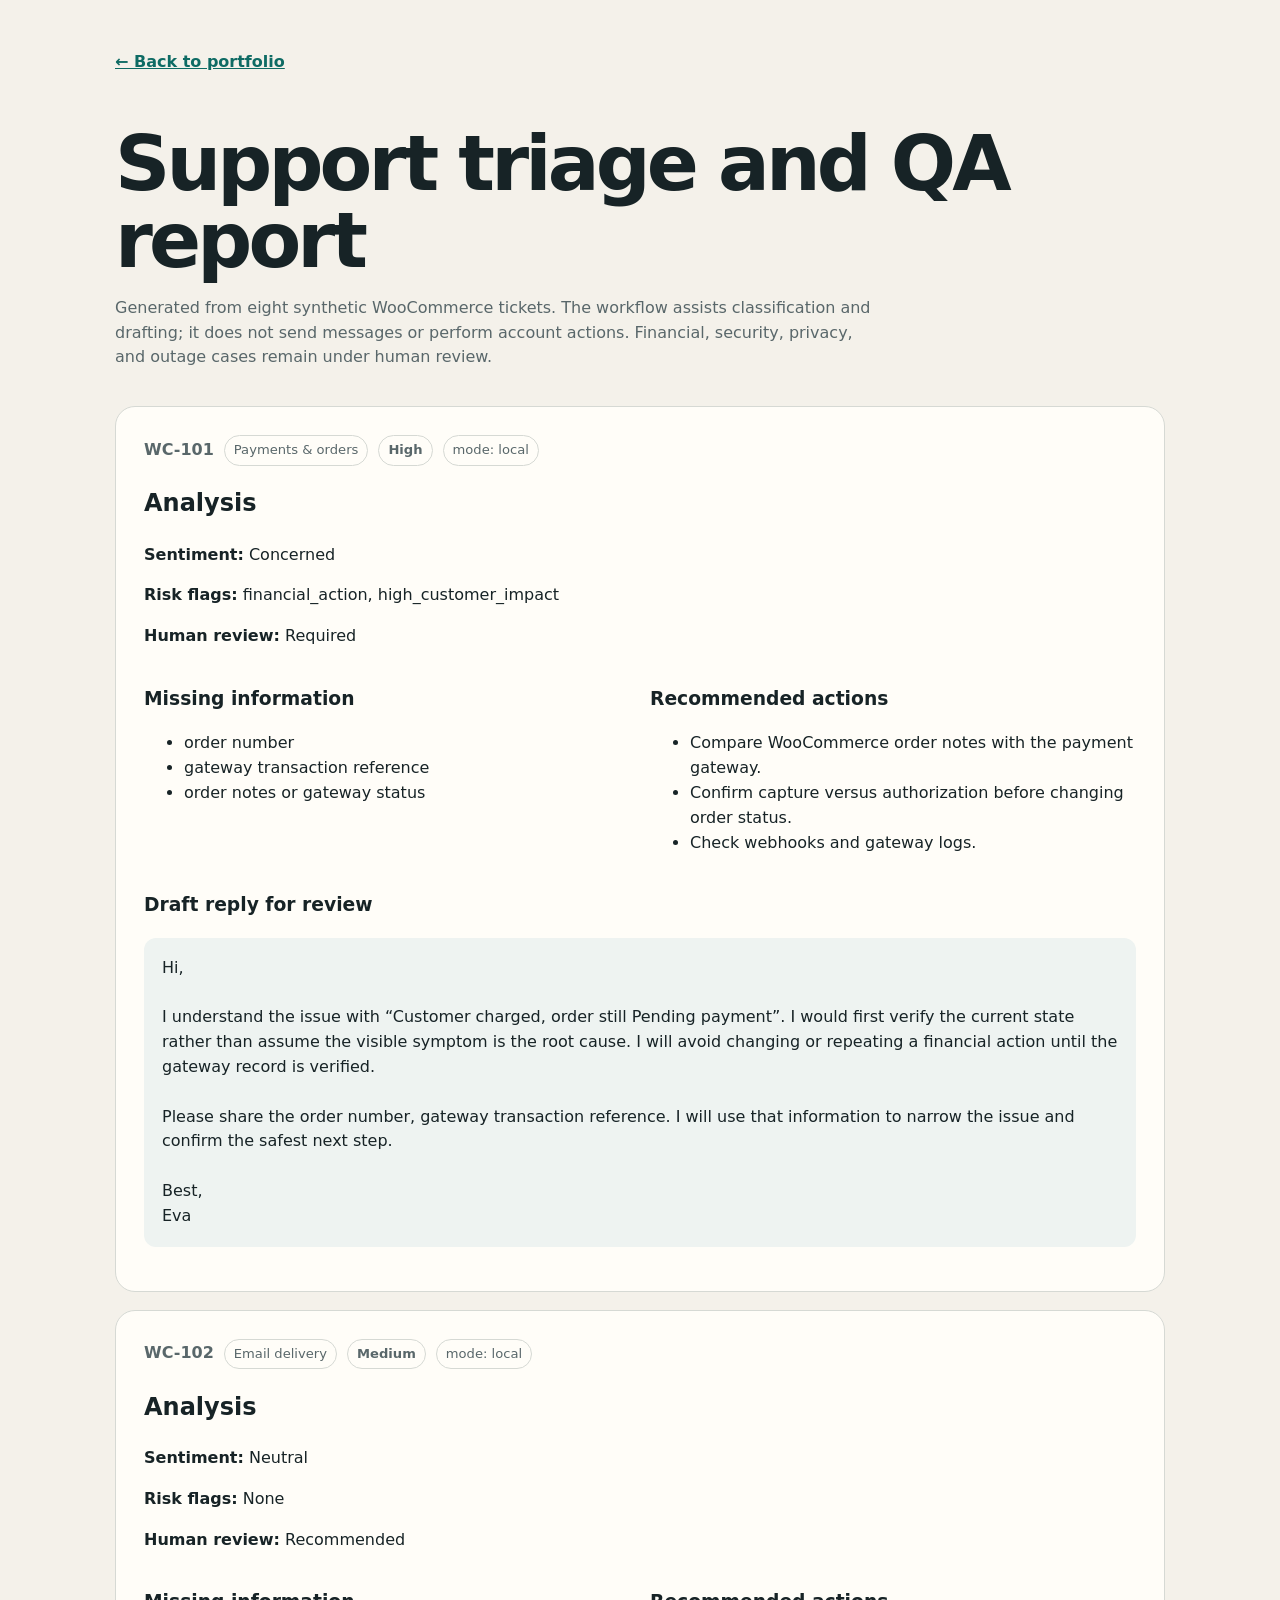
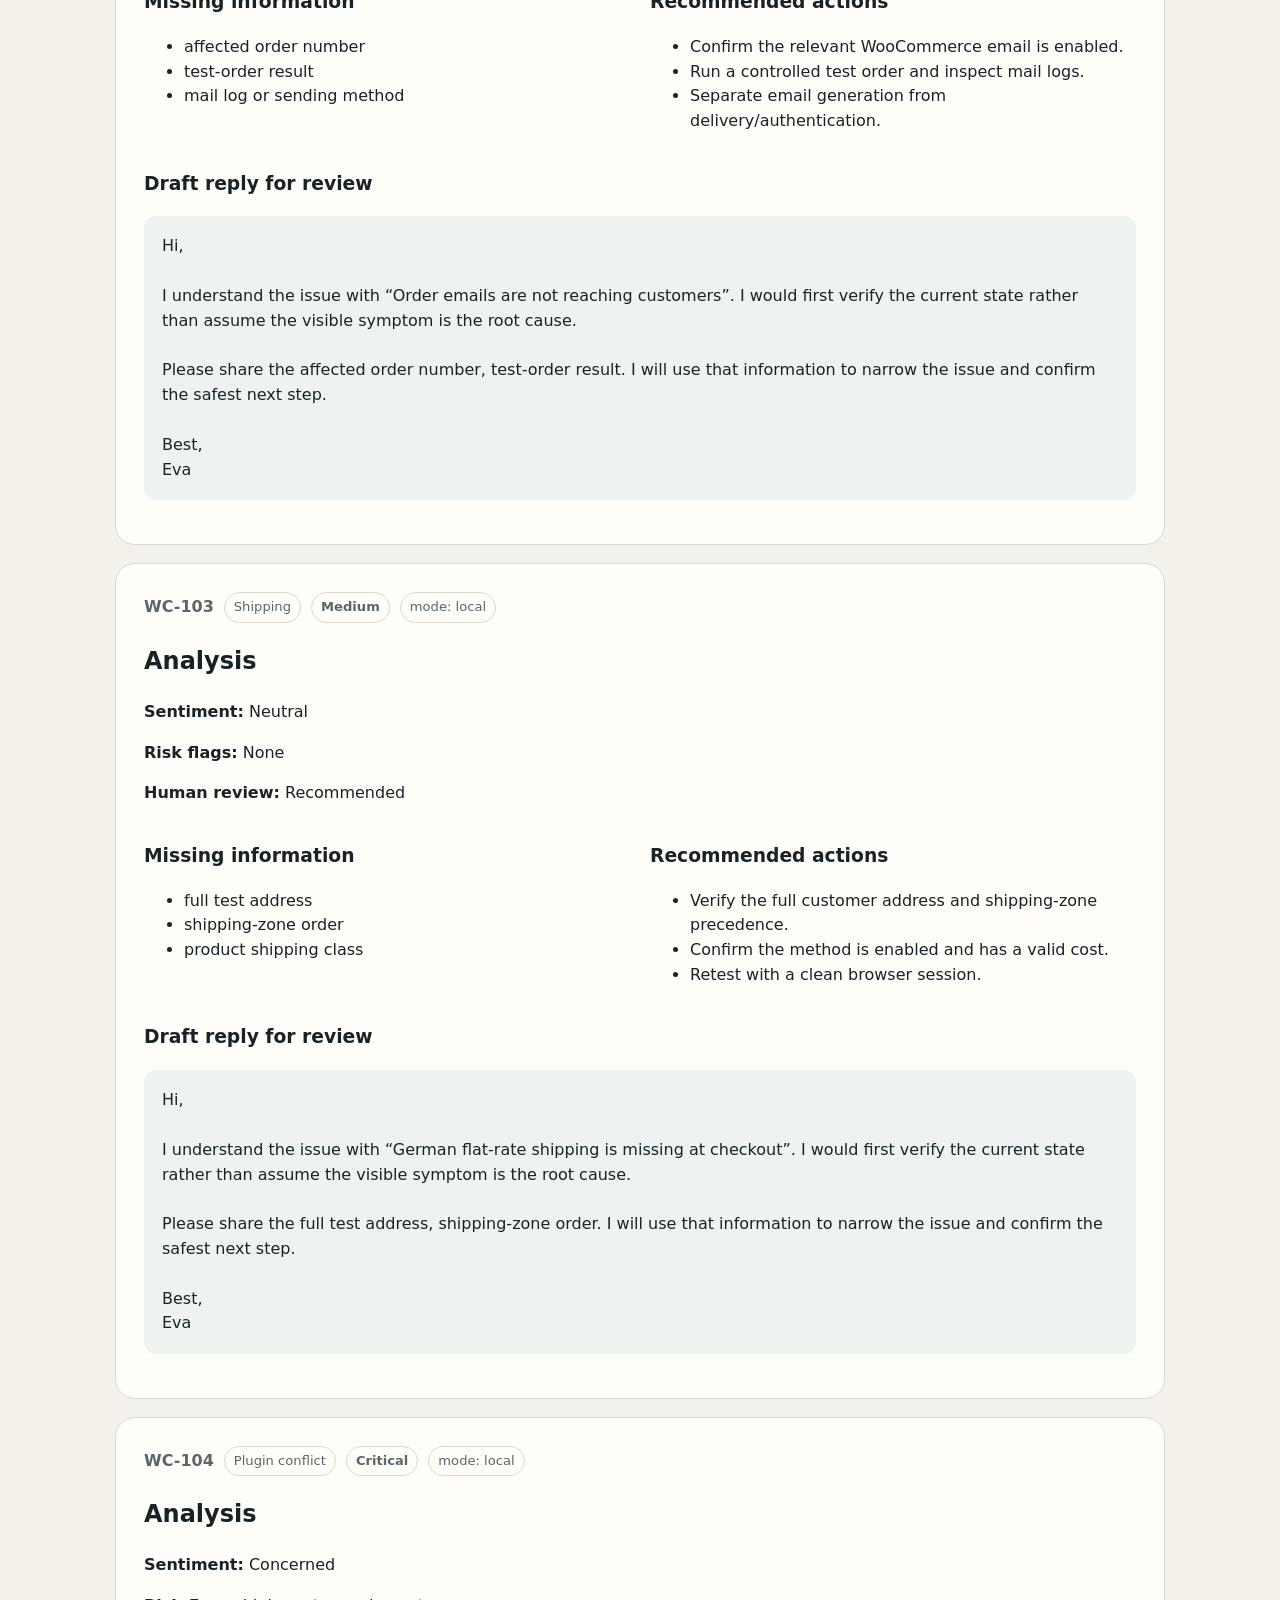
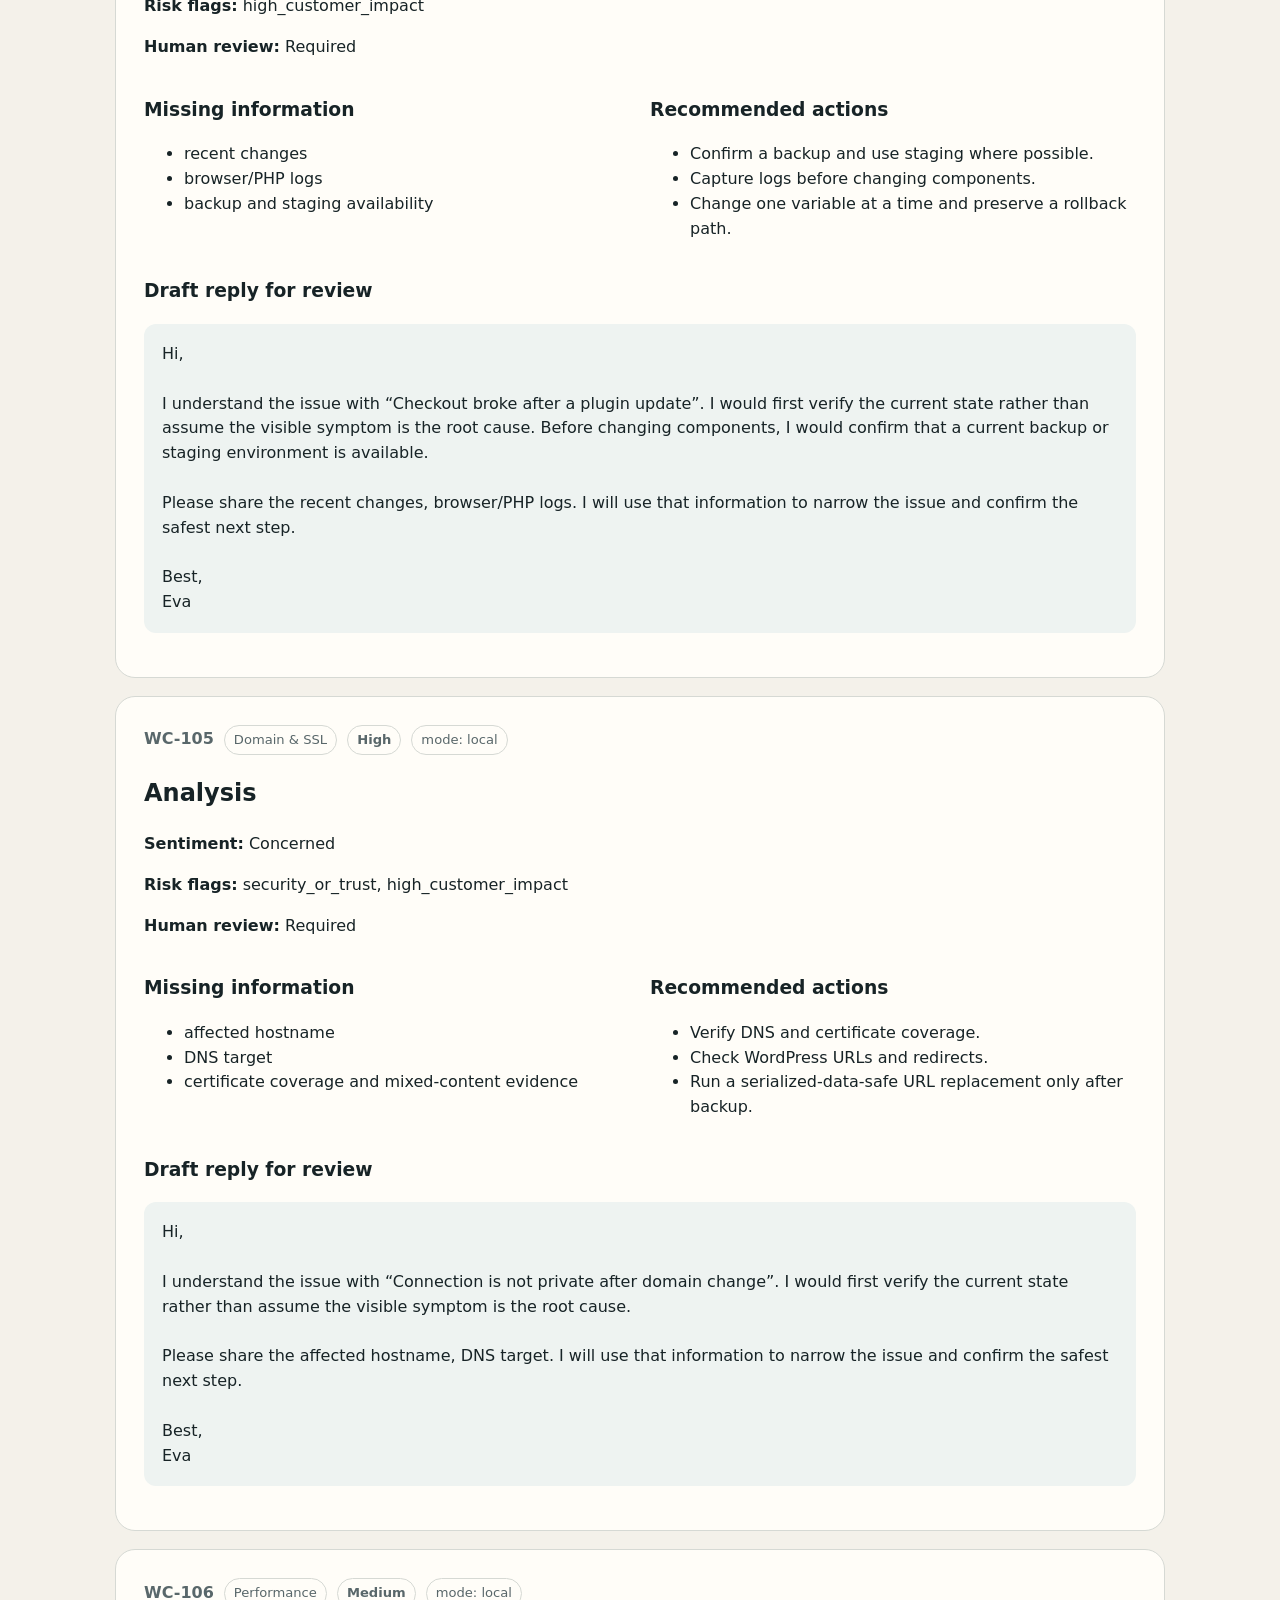
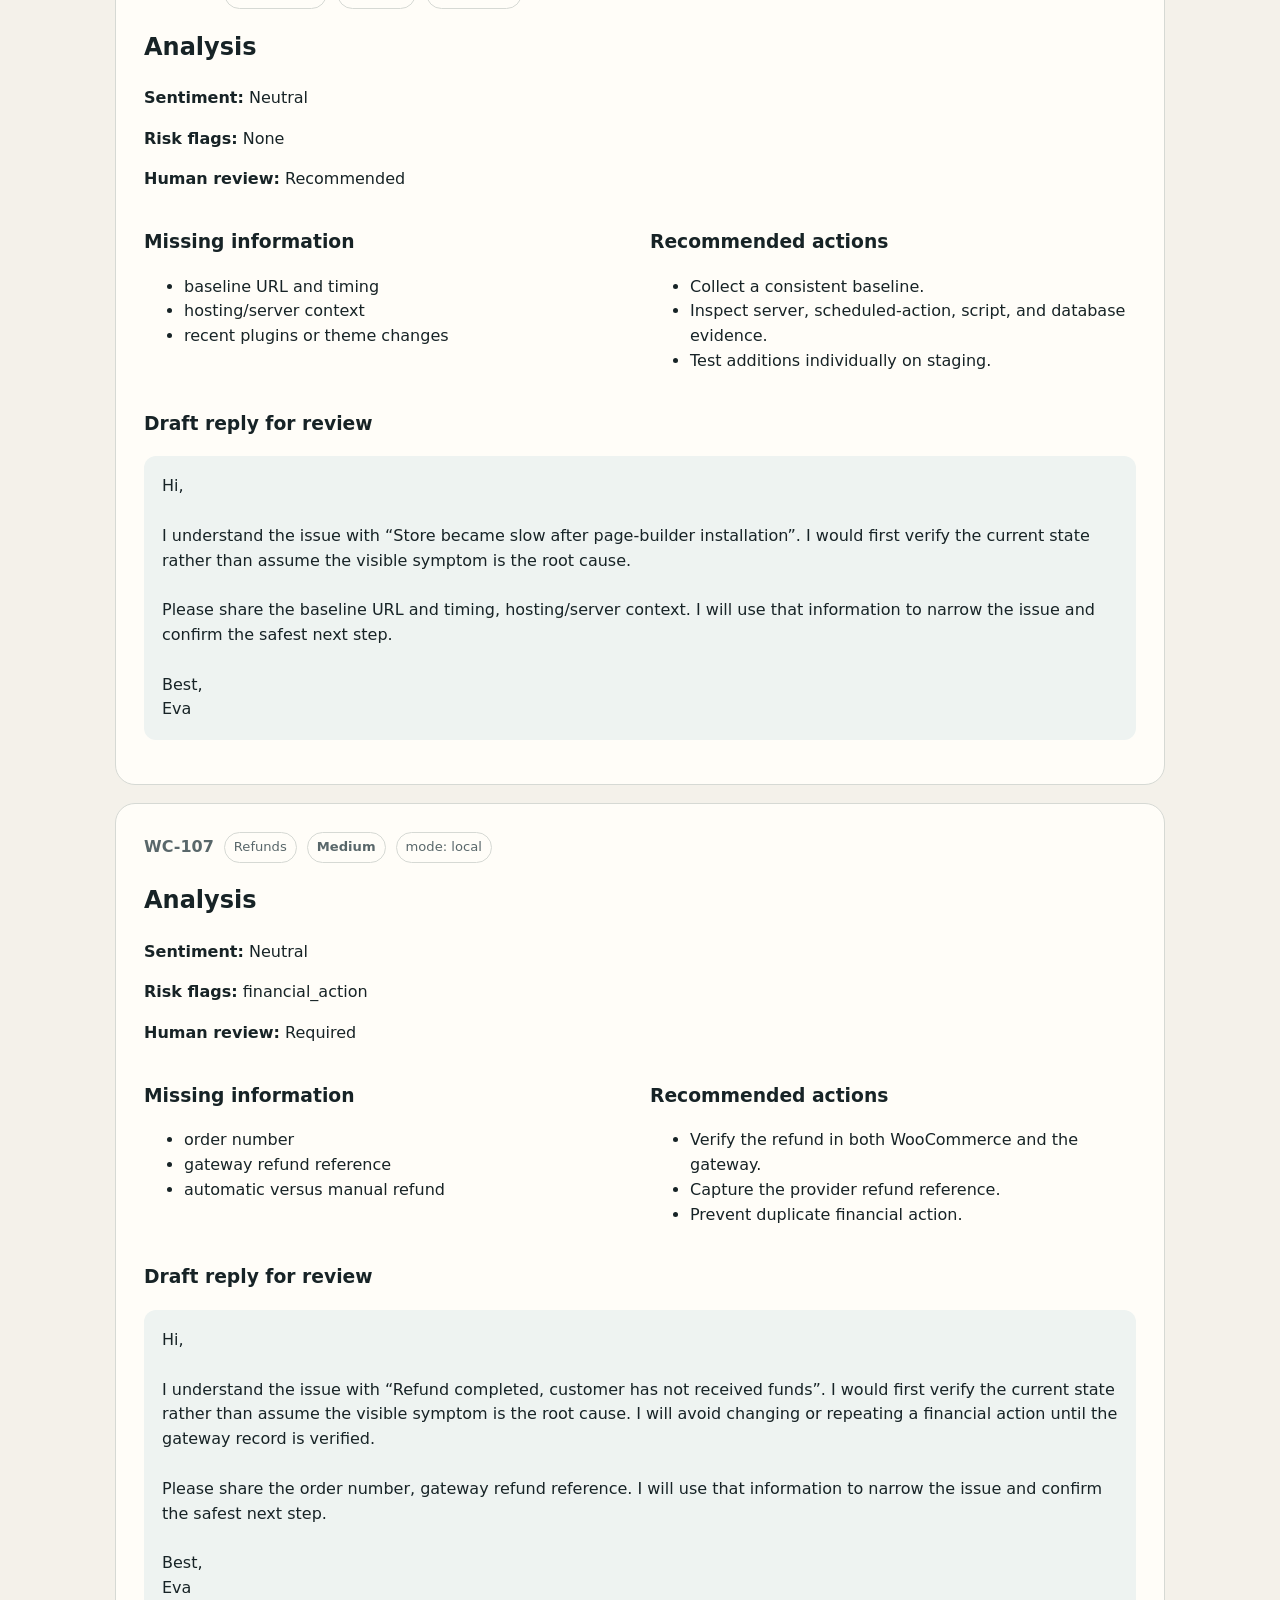
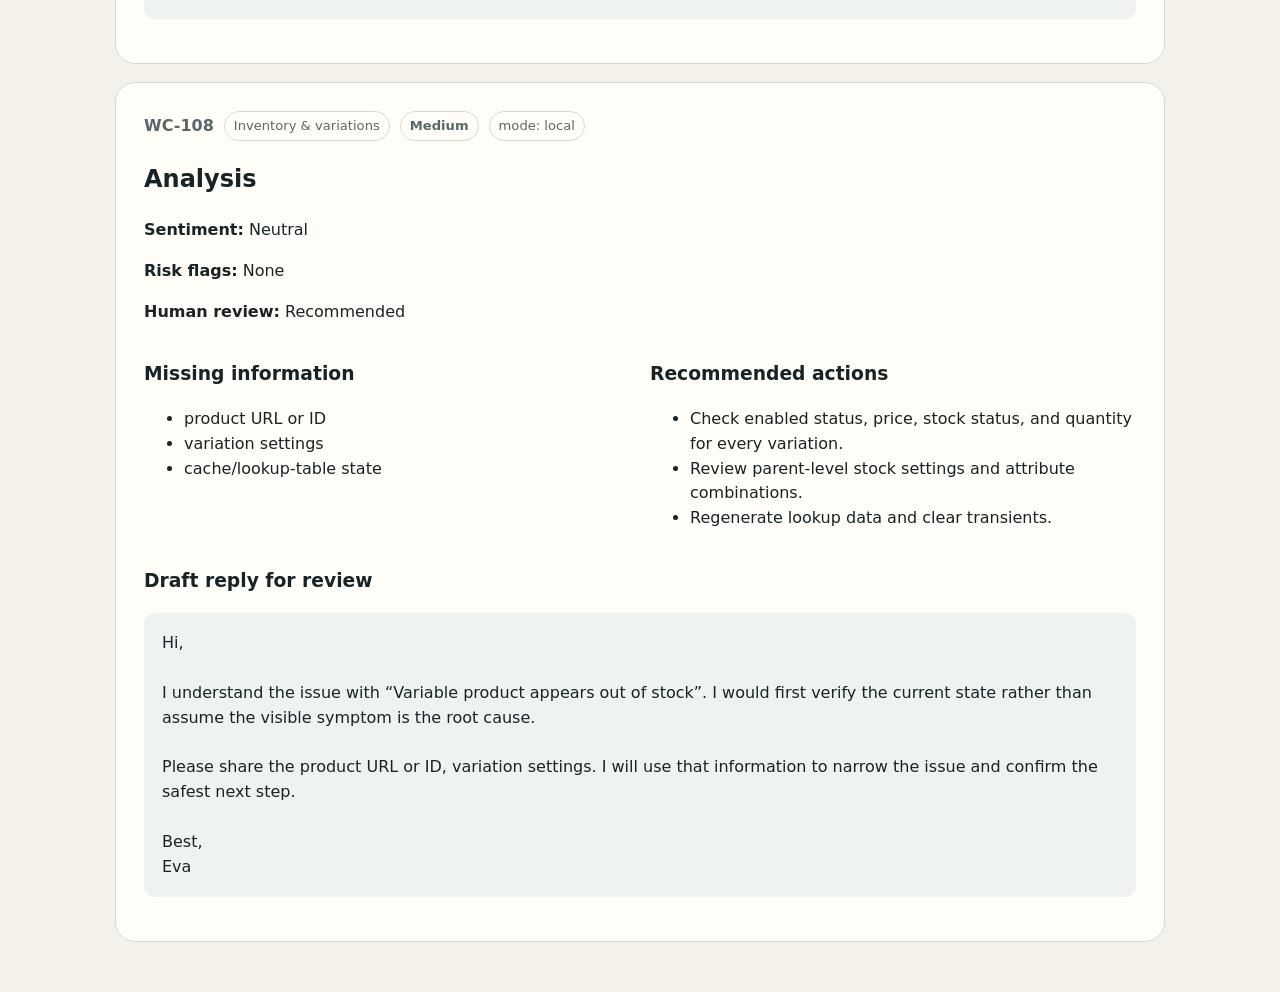
<file: report.html>
<!doctype html><html><head><meta charset="utf-8">
    <meta name="viewport" content="width=device-width,initial-scale=1">
    <title>Support Triage Workflow Report</title>
    <style>
    body{margin:0;background:#f4f1ea;color:#172326;font-family:system-ui,sans-serif;line-height:1.55}
    main{width:min(1050px,calc(100% - 32px));margin:50px auto}
    h1{font-size:clamp(2.5rem,6vw,5rem);letter-spacing:-.05em;line-height:1;margin-bottom:12px}
    .intro{max-width:760px;color:#59676a;margin-bottom:36px}
    .card{background:#fffdf8;border:1px solid #d6d9d4;border-radius:20px;padding:28px;margin:18px 0}
    .meta{display:flex;gap:10px;flex-wrap:wrap;align-items:center;color:#59676a}
    .meta span{border:1px solid #d6d9d4;border-radius:999px;padding:4px 9px;font-size:.82rem}
    .priority{font-weight:800}
    .cols{display:grid;grid-template-columns:1fr 1fr;gap:20px}
    pre{white-space:pre-wrap;background:#eef3f1;padding:18px;border-radius:12px;font-family:inherit}
    a{color:#0e6b64;font-weight:800}
    @media(max-width:700px){.cols{grid-template-columns:1fr}}
    </style></head><body><main>
    <a href="../index.html">← Back to portfolio</a>
    <h1>Support triage and QA report</h1>
    <p class="intro">Generated from eight synthetic WooCommerce tickets. The workflow assists classification and drafting; it does not send messages or perform account actions. Financial, security, privacy, and outage cases remain under human review.</p>
    
        <article class="card">
          <div class="meta">
            <strong>WC-101</strong>
            <span>Payments &amp; orders</span>
            <span class="priority">High</span>
            <span>mode: local</span>
          </div>
          <h2>Analysis</h2>
          <p><strong>Sentiment:</strong> Concerned</p>
          <p><strong>Risk flags:</strong> financial_action, high_customer_impact</p>
          <p><strong>Human review:</strong> Required</p>
          <div class="cols"><div><h3>Missing information</h3><ul><li>order number</li><li>gateway transaction reference</li><li>order notes or gateway status</li></ul></div>
          <div><h3>Recommended actions</h3><ul><li>Compare WooCommerce order notes with the payment gateway.</li><li>Confirm capture versus authorization before changing order status.</li><li>Check webhooks and gateway logs.</li></ul></div></div>
          <h3>Draft reply for review</h3>
          <pre>Hi,

I understand the issue with “Customer charged, order still Pending payment”. I would first verify the current state rather than assume the visible symptom is the root cause. I will avoid changing or repeating a financial action until the gateway record is verified.

Please share the order number, gateway transaction reference. I will use that information to narrow the issue and confirm the safest next step.

Best,
Eva</pre>
        </article>
        
        <article class="card">
          <div class="meta">
            <strong>WC-102</strong>
            <span>Email delivery</span>
            <span class="priority">Medium</span>
            <span>mode: local</span>
          </div>
          <h2>Analysis</h2>
          <p><strong>Sentiment:</strong> Neutral</p>
          <p><strong>Risk flags:</strong> None</p>
          <p><strong>Human review:</strong> Recommended</p>
          <div class="cols"><div><h3>Missing information</h3><ul><li>affected order number</li><li>test-order result</li><li>mail log or sending method</li></ul></div>
          <div><h3>Recommended actions</h3><ul><li>Confirm the relevant WooCommerce email is enabled.</li><li>Run a controlled test order and inspect mail logs.</li><li>Separate email generation from delivery/authentication.</li></ul></div></div>
          <h3>Draft reply for review</h3>
          <pre>Hi,

I understand the issue with “Order emails are not reaching customers”. I would first verify the current state rather than assume the visible symptom is the root cause.

Please share the affected order number, test-order result. I will use that information to narrow the issue and confirm the safest next step.

Best,
Eva</pre>
        </article>
        
        <article class="card">
          <div class="meta">
            <strong>WC-103</strong>
            <span>Shipping</span>
            <span class="priority">Medium</span>
            <span>mode: local</span>
          </div>
          <h2>Analysis</h2>
          <p><strong>Sentiment:</strong> Neutral</p>
          <p><strong>Risk flags:</strong> None</p>
          <p><strong>Human review:</strong> Recommended</p>
          <div class="cols"><div><h3>Missing information</h3><ul><li>full test address</li><li>shipping-zone order</li><li>product shipping class</li></ul></div>
          <div><h3>Recommended actions</h3><ul><li>Verify the full customer address and shipping-zone precedence.</li><li>Confirm the method is enabled and has a valid cost.</li><li>Retest with a clean browser session.</li></ul></div></div>
          <h3>Draft reply for review</h3>
          <pre>Hi,

I understand the issue with “German flat-rate shipping is missing at checkout”. I would first verify the current state rather than assume the visible symptom is the root cause.

Please share the full test address, shipping-zone order. I will use that information to narrow the issue and confirm the safest next step.

Best,
Eva</pre>
        </article>
        
        <article class="card">
          <div class="meta">
            <strong>WC-104</strong>
            <span>Plugin conflict</span>
            <span class="priority">Critical</span>
            <span>mode: local</span>
          </div>
          <h2>Analysis</h2>
          <p><strong>Sentiment:</strong> Concerned</p>
          <p><strong>Risk flags:</strong> high_customer_impact</p>
          <p><strong>Human review:</strong> Required</p>
          <div class="cols"><div><h3>Missing information</h3><ul><li>recent changes</li><li>browser/PHP logs</li><li>backup and staging availability</li></ul></div>
          <div><h3>Recommended actions</h3><ul><li>Confirm a backup and use staging where possible.</li><li>Capture logs before changing components.</li><li>Change one variable at a time and preserve a rollback path.</li></ul></div></div>
          <h3>Draft reply for review</h3>
          <pre>Hi,

I understand the issue with “Checkout broke after a plugin update”. I would first verify the current state rather than assume the visible symptom is the root cause. Before changing components, I would confirm that a current backup or staging environment is available.

Please share the recent changes, browser/PHP logs. I will use that information to narrow the issue and confirm the safest next step.

Best,
Eva</pre>
        </article>
        
        <article class="card">
          <div class="meta">
            <strong>WC-105</strong>
            <span>Domain &amp; SSL</span>
            <span class="priority">High</span>
            <span>mode: local</span>
          </div>
          <h2>Analysis</h2>
          <p><strong>Sentiment:</strong> Concerned</p>
          <p><strong>Risk flags:</strong> security_or_trust, high_customer_impact</p>
          <p><strong>Human review:</strong> Required</p>
          <div class="cols"><div><h3>Missing information</h3><ul><li>affected hostname</li><li>DNS target</li><li>certificate coverage and mixed-content evidence</li></ul></div>
          <div><h3>Recommended actions</h3><ul><li>Verify DNS and certificate coverage.</li><li>Check WordPress URLs and redirects.</li><li>Run a serialized-data-safe URL replacement only after backup.</li></ul></div></div>
          <h3>Draft reply for review</h3>
          <pre>Hi,

I understand the issue with “Connection is not private after domain change”. I would first verify the current state rather than assume the visible symptom is the root cause.

Please share the affected hostname, DNS target. I will use that information to narrow the issue and confirm the safest next step.

Best,
Eva</pre>
        </article>
        
        <article class="card">
          <div class="meta">
            <strong>WC-106</strong>
            <span>Performance</span>
            <span class="priority">Medium</span>
            <span>mode: local</span>
          </div>
          <h2>Analysis</h2>
          <p><strong>Sentiment:</strong> Neutral</p>
          <p><strong>Risk flags:</strong> None</p>
          <p><strong>Human review:</strong> Recommended</p>
          <div class="cols"><div><h3>Missing information</h3><ul><li>baseline URL and timing</li><li>hosting/server context</li><li>recent plugins or theme changes</li></ul></div>
          <div><h3>Recommended actions</h3><ul><li>Collect a consistent baseline.</li><li>Inspect server, scheduled-action, script, and database evidence.</li><li>Test additions individually on staging.</li></ul></div></div>
          <h3>Draft reply for review</h3>
          <pre>Hi,

I understand the issue with “Store became slow after page-builder installation”. I would first verify the current state rather than assume the visible symptom is the root cause.

Please share the baseline URL and timing, hosting/server context. I will use that information to narrow the issue and confirm the safest next step.

Best,
Eva</pre>
        </article>
        
        <article class="card">
          <div class="meta">
            <strong>WC-107</strong>
            <span>Refunds</span>
            <span class="priority">Medium</span>
            <span>mode: local</span>
          </div>
          <h2>Analysis</h2>
          <p><strong>Sentiment:</strong> Neutral</p>
          <p><strong>Risk flags:</strong> financial_action</p>
          <p><strong>Human review:</strong> Required</p>
          <div class="cols"><div><h3>Missing information</h3><ul><li>order number</li><li>gateway refund reference</li><li>automatic versus manual refund</li></ul></div>
          <div><h3>Recommended actions</h3><ul><li>Verify the refund in both WooCommerce and the gateway.</li><li>Capture the provider refund reference.</li><li>Prevent duplicate financial action.</li></ul></div></div>
          <h3>Draft reply for review</h3>
          <pre>Hi,

I understand the issue with “Refund completed, customer has not received funds”. I would first verify the current state rather than assume the visible symptom is the root cause. I will avoid changing or repeating a financial action until the gateway record is verified.

Please share the order number, gateway refund reference. I will use that information to narrow the issue and confirm the safest next step.

Best,
Eva</pre>
        </article>
        
        <article class="card">
          <div class="meta">
            <strong>WC-108</strong>
            <span>Inventory &amp; variations</span>
            <span class="priority">Medium</span>
            <span>mode: local</span>
          </div>
          <h2>Analysis</h2>
          <p><strong>Sentiment:</strong> Neutral</p>
          <p><strong>Risk flags:</strong> None</p>
          <p><strong>Human review:</strong> Recommended</p>
          <div class="cols"><div><h3>Missing information</h3><ul><li>product URL or ID</li><li>variation settings</li><li>cache/lookup-table state</li></ul></div>
          <div><h3>Recommended actions</h3><ul><li>Check enabled status, price, stock status, and quantity for every variation.</li><li>Review parent-level stock settings and attribute combinations.</li><li>Regenerate lookup data and clear transients.</li></ul></div></div>
          <h3>Draft reply for review</h3>
          <pre>Hi,

I understand the issue with “Variable product appears out of stock”. I would first verify the current state rather than assume the visible symptom is the root cause.

Please share the product URL or ID, variation settings. I will use that information to narrow the issue and confirm the safest next step.

Best,
Eva</pre>
        </article>
        
    </main></body></html>
</file>
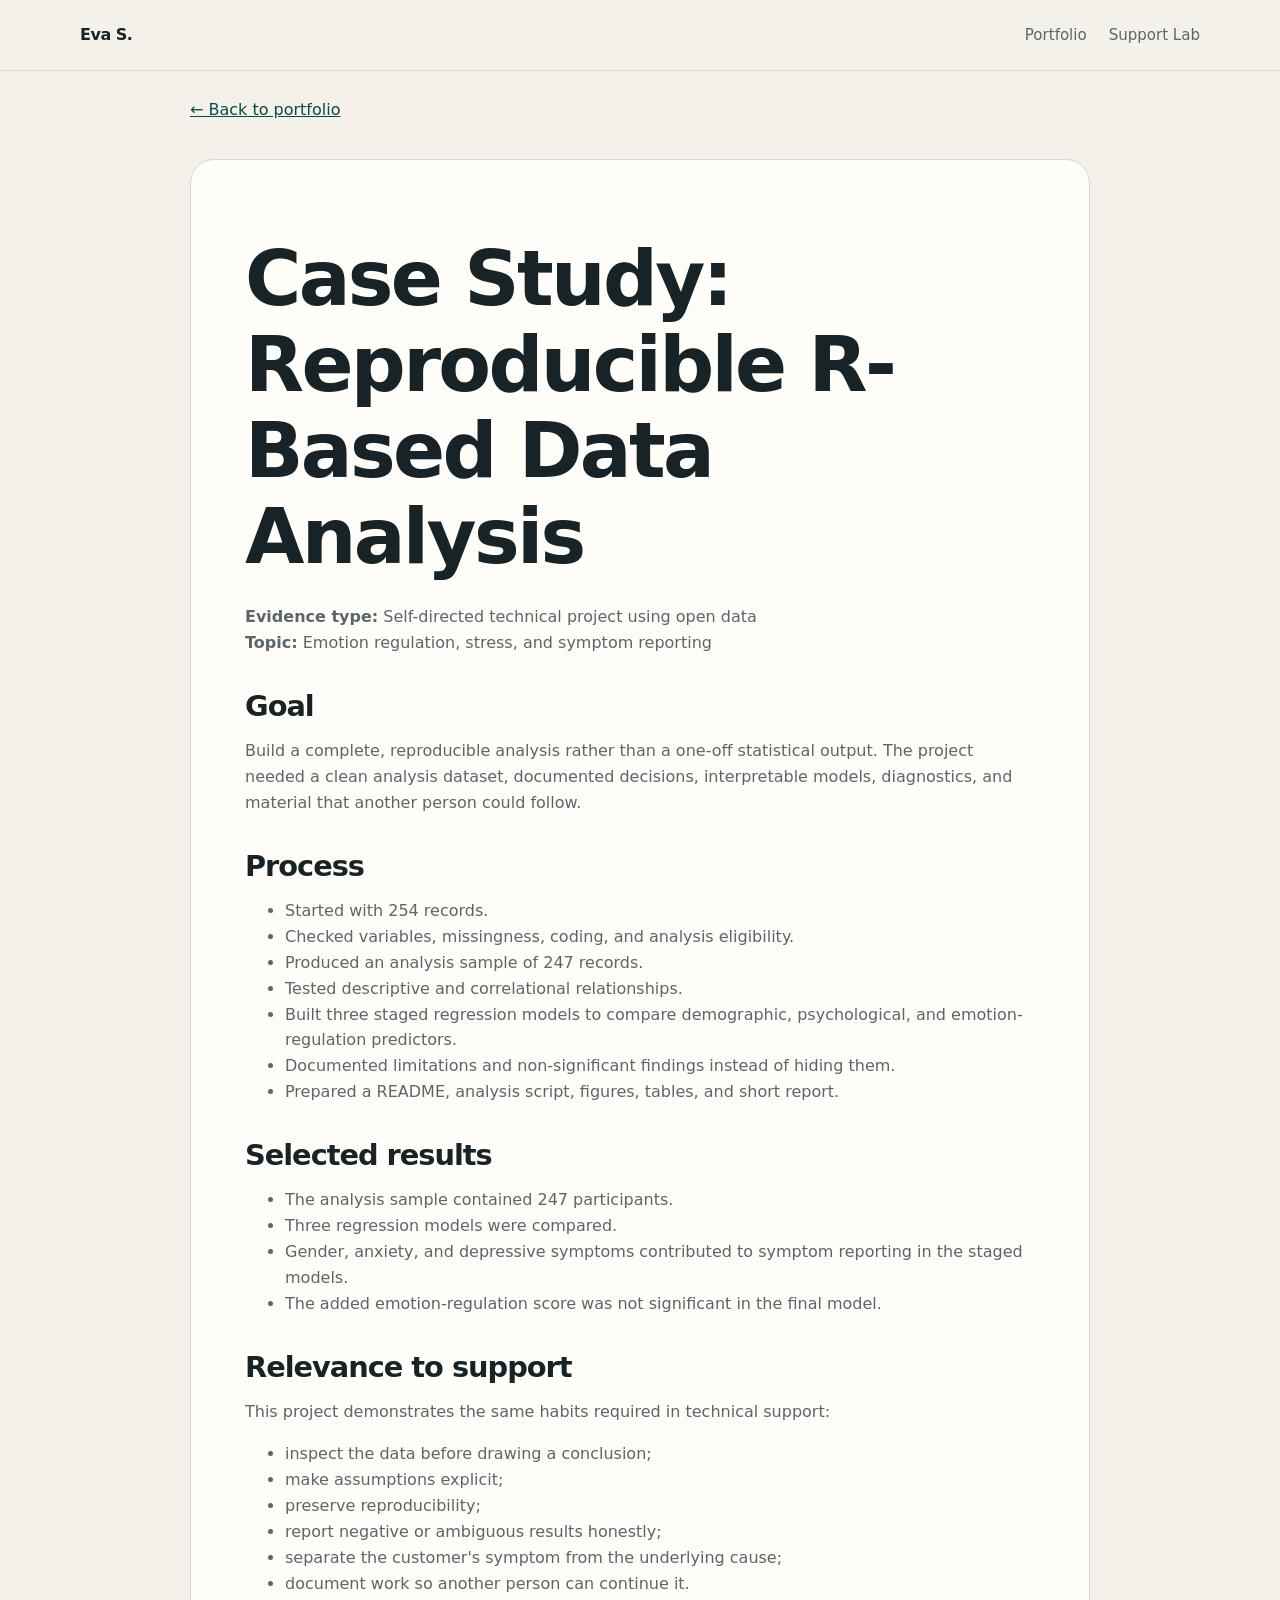
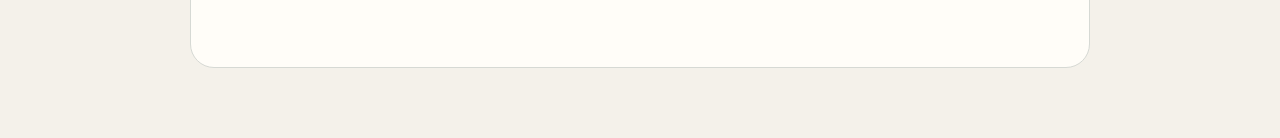
<file: research_data_workflow.html>
<!doctype html>
<html lang="en">
<head>
<meta charset="utf-8">
<meta name="viewport" content="width=device-width,initial-scale=1">
<title>Reproducible R-Based Data Analysis — Eva S.</title>
<link rel="stylesheet" href="../styles.css">
<style>
.article-wrap{width:min(900px,calc(100% - 36px));margin:0 auto}
.article{background:var(--paper);border:1px solid var(--line);border-radius:24px;padding:clamp(24px,5vw,54px);margin:36px 0 70px}
.article h1{font-size:clamp(2.5rem,6vw,4.8rem);margin-bottom:24px}
.article h2{font-size:1.8rem;margin:34px 0 14px}
.article h3{font-size:1.25rem;margin:28px 0 10px}
.article p,.article li{color:var(--muted)}
.article blockquote{margin:24px 0;padding:16px 20px;border-left:4px solid var(--accent);background:var(--soft)}
.article code{background:#edf1ef;border-radius:6px;padding:2px 5px}
.article pre{overflow:auto;background:var(--ink);color:white;padding:18px;border-radius:14px}
.article hr{margin:36px 0}
.topline{padding:26px 0 0}
</style>
</head>
<body>
<header class="site-header"><div class="container nav"><a class="brand" href="../index.html">Eva S.</a><div class="nav-links"><a href="../index.html">Portfolio</a><a href="../support-lab/index.html">Support Lab</a></div></div></header>
<main class="article-wrap">
<div class="topline"><a href="../index.html">← Back to portfolio</a></div>
<article class="article"><h1>Case Study: Reproducible R-Based Data Analysis</h1>
<p><strong>Evidence type:</strong> Self-directed technical project using open data<br />
<strong>Topic:</strong> Emotion regulation, stress, and symptom reporting</p>
<h2>Goal</h2>
<p>Build a complete, reproducible analysis rather than a one-off statistical output. The project needed a clean analysis dataset, documented decisions, interpretable models, diagnostics, and material that another person could follow.</p>
<h2>Process</h2>
<ul>
<li>Started with 254 records.</li>
<li>Checked variables, missingness, coding, and analysis eligibility.</li>
<li>Produced an analysis sample of 247 records.</li>
<li>Tested descriptive and correlational relationships.</li>
<li>Built three staged regression models to compare demographic, psychological, and emotion-regulation predictors.</li>
<li>Documented limitations and non-significant findings instead of hiding them.</li>
<li>Prepared a README, analysis script, figures, tables, and short report.</li>
</ul>
<h2>Selected results</h2>
<ul>
<li>The analysis sample contained 247 participants.</li>
<li>Three regression models were compared.</li>
<li>Gender, anxiety, and depressive symptoms contributed to symptom reporting in the staged models.</li>
<li>The added emotion-regulation score was not significant in the final model.</li>
</ul>
<h2>Relevance to support</h2>
<p>This project demonstrates the same habits required in technical support:</p>
<ul>
<li>inspect the data before drawing a conclusion;</li>
<li>make assumptions explicit;</li>
<li>preserve reproducibility;</li>
<li>report negative or ambiguous results honestly;</li>
<li>separate the customer's symptom from the underlying cause;</li>
<li>document work so another person can continue it.</li>
</ul>
</article>
</main>
</body>
</html>
</file>
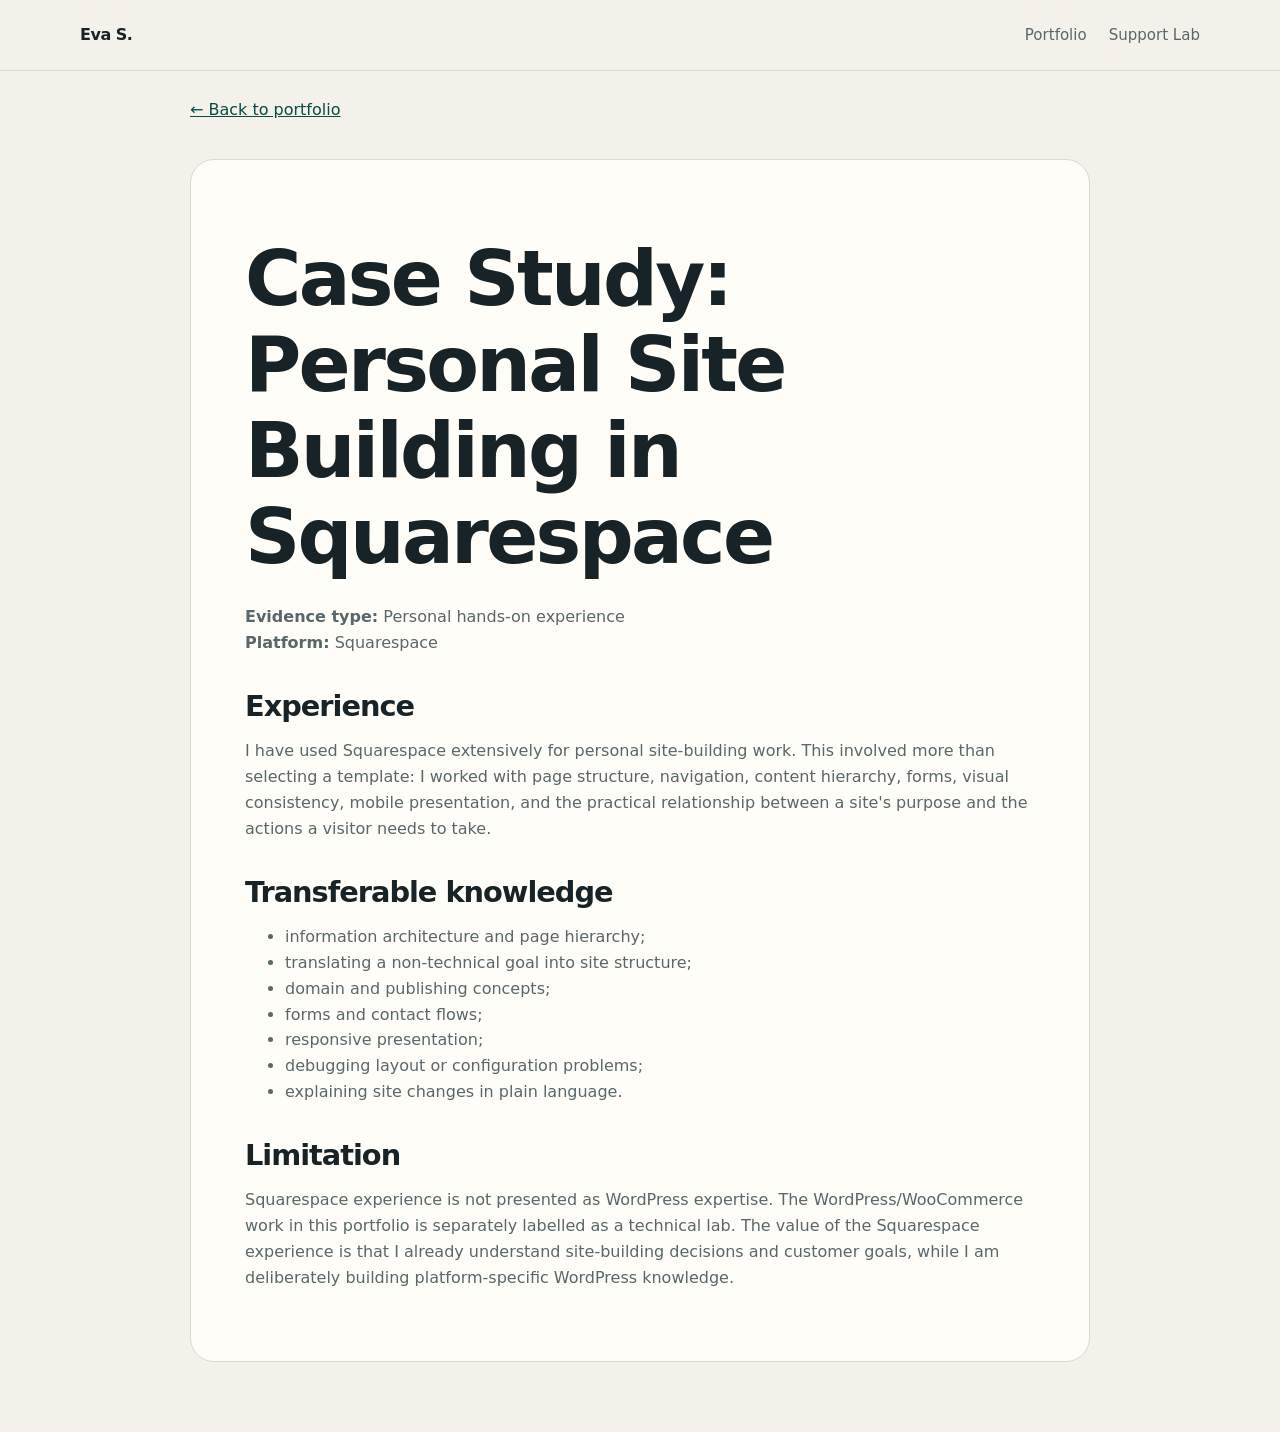
<file: squarespace_site_building.html>
<!doctype html>
<html lang="en">
<head>
<meta charset="utf-8">
<meta name="viewport" content="width=device-width,initial-scale=1">
<title>Squarespace Site Building — Eva S.</title>
<link rel="stylesheet" href="../styles.css">
<style>
.article-wrap{width:min(900px,calc(100% - 36px));margin:0 auto}
.article{background:var(--paper);border:1px solid var(--line);border-radius:24px;padding:clamp(24px,5vw,54px);margin:36px 0 70px}
.article h1{font-size:clamp(2.5rem,6vw,4.8rem);margin-bottom:24px}
.article h2{font-size:1.8rem;margin:34px 0 14px}
.article h3{font-size:1.25rem;margin:28px 0 10px}
.article p,.article li{color:var(--muted)}
.article blockquote{margin:24px 0;padding:16px 20px;border-left:4px solid var(--accent);background:var(--soft)}
.article code{background:#edf1ef;border-radius:6px;padding:2px 5px}
.article pre{overflow:auto;background:var(--ink);color:white;padding:18px;border-radius:14px}
.article hr{margin:36px 0}
.topline{padding:26px 0 0}
</style>
</head>
<body>
<header class="site-header"><div class="container nav"><a class="brand" href="../index.html">Eva S.</a><div class="nav-links"><a href="../index.html">Portfolio</a><a href="../support-lab/index.html">Support Lab</a></div></div></header>
<main class="article-wrap">
<div class="topline"><a href="../index.html">← Back to portfolio</a></div>
<article class="article"><h1>Case Study: Personal Site Building in Squarespace</h1>
<p><strong>Evidence type:</strong> Personal hands-on experience<br />
<strong>Platform:</strong> Squarespace</p>
<h2>Experience</h2>
<p>I have used Squarespace extensively for personal site-building work. This involved more than selecting a template: I worked with page structure, navigation, content hierarchy, forms, visual consistency, mobile presentation, and the practical relationship between a site's purpose and the actions a visitor needs to take.</p>
<h2>Transferable knowledge</h2>
<ul>
<li>information architecture and page hierarchy;</li>
<li>translating a non-technical goal into site structure;</li>
<li>domain and publishing concepts;</li>
<li>forms and contact flows;</li>
<li>responsive presentation;</li>
<li>debugging layout or configuration problems;</li>
<li>explaining site changes in plain language.</li>
</ul>
<h2>Limitation</h2>
<p>Squarespace experience is not presented as WordPress expertise. The WordPress/WooCommerce work in this portfolio is separately labelled as a technical lab. The value of the Squarespace experience is that I already understand site-building decisions and customer goals, while I am deliberately building platform-specific WordPress knowledge.</p>
</article>
</main>
</body>
</html>
</file>
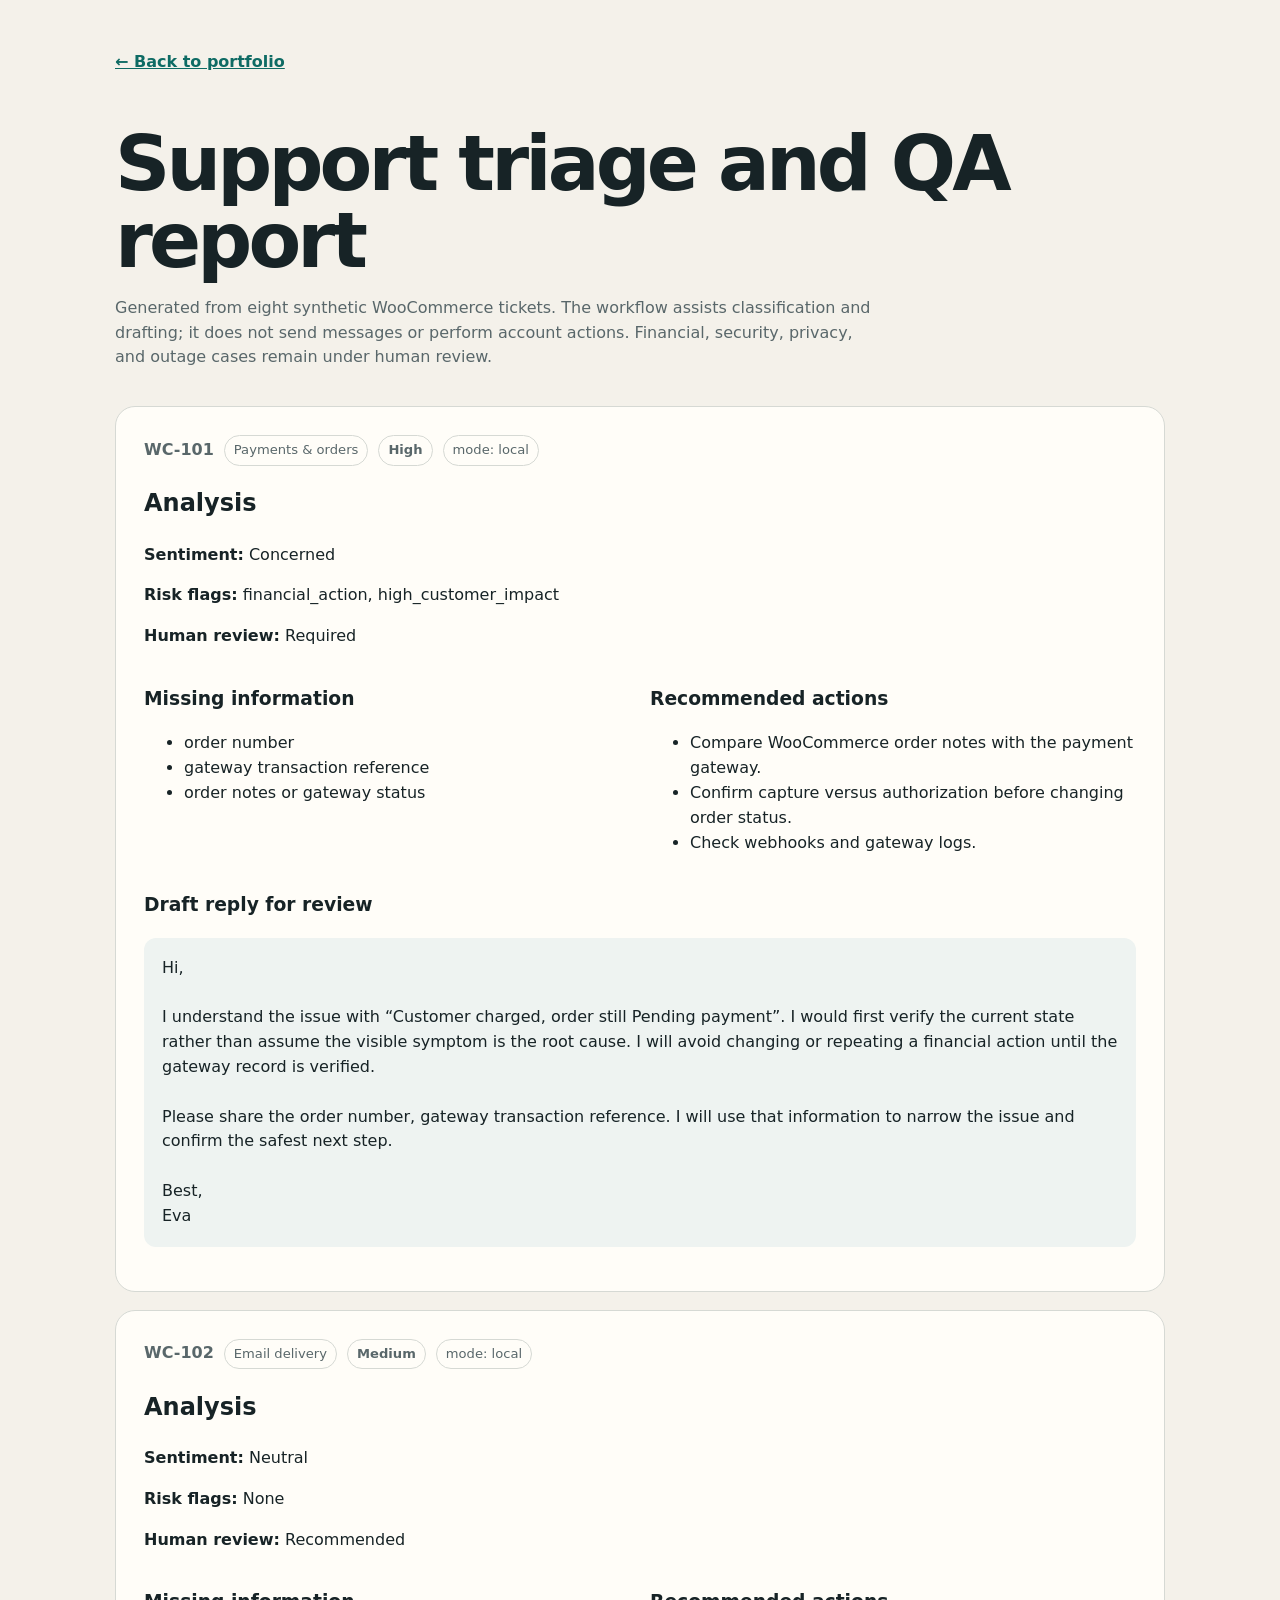
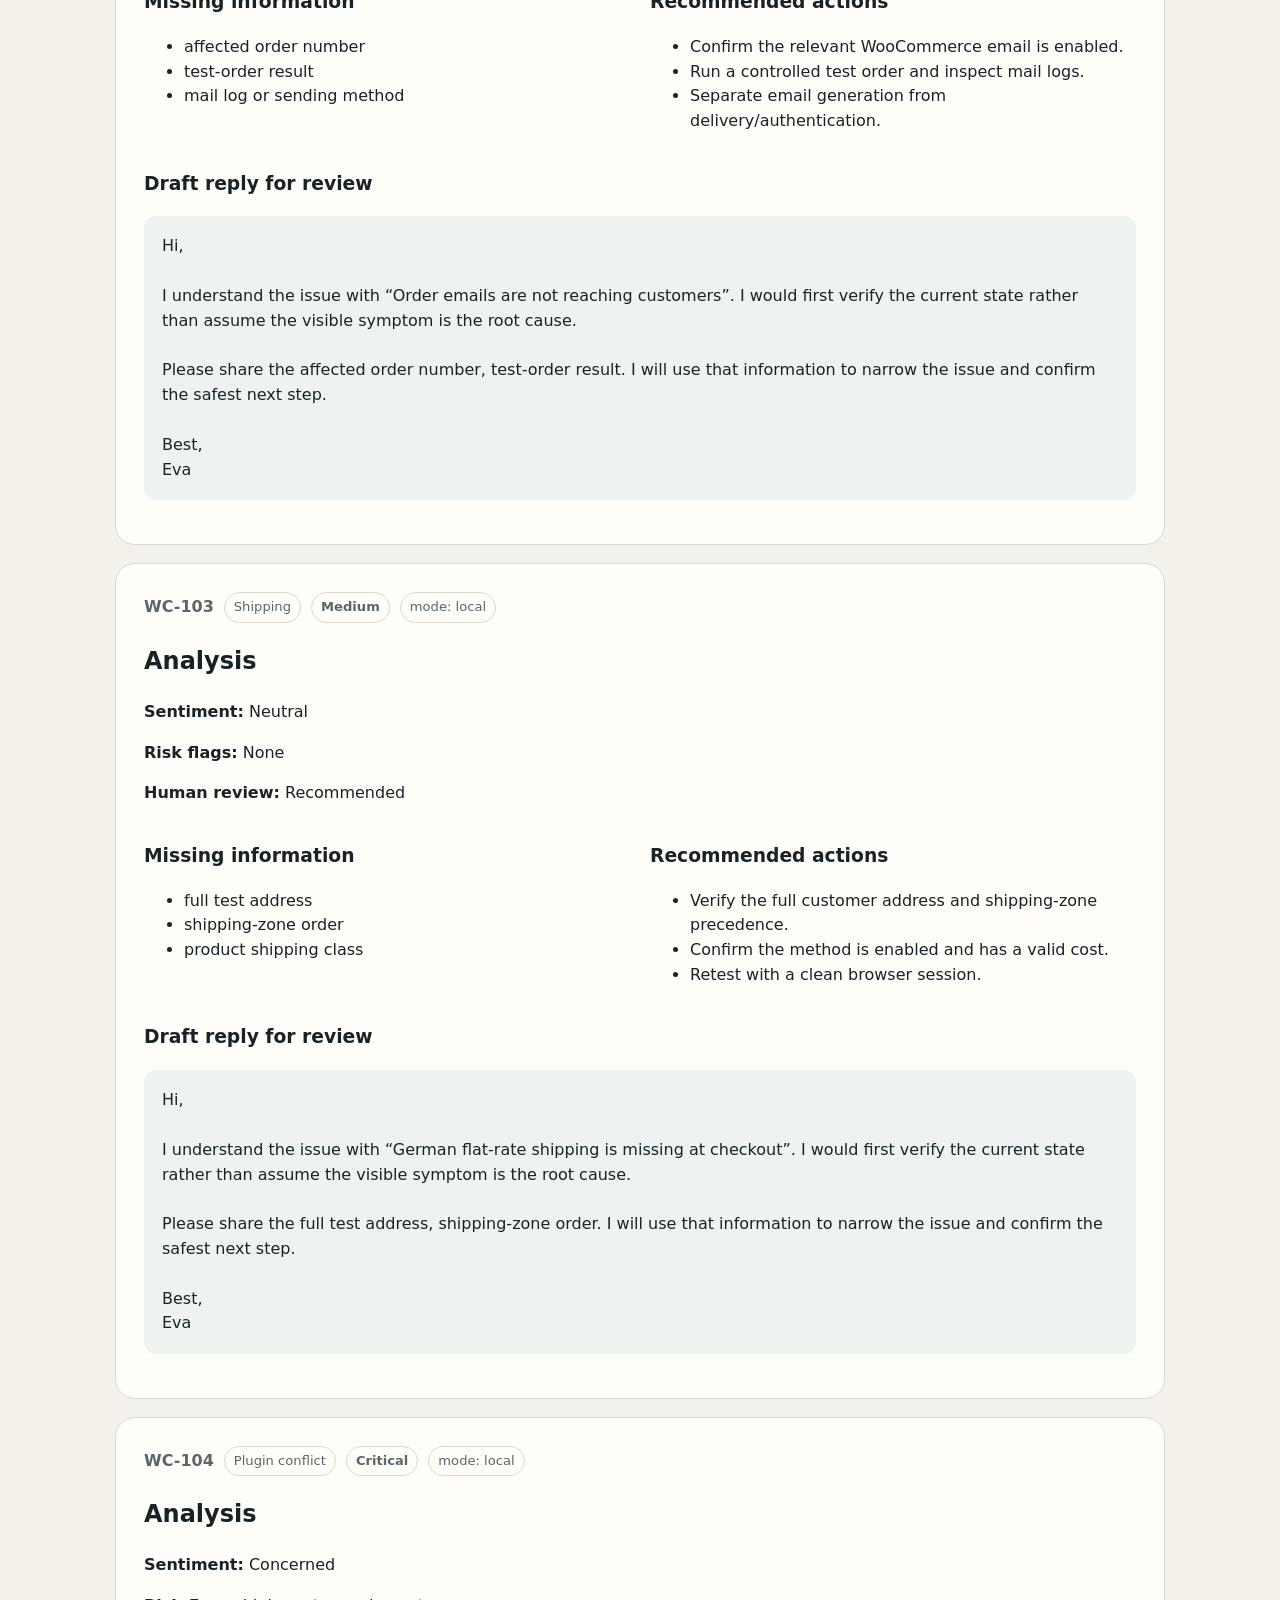
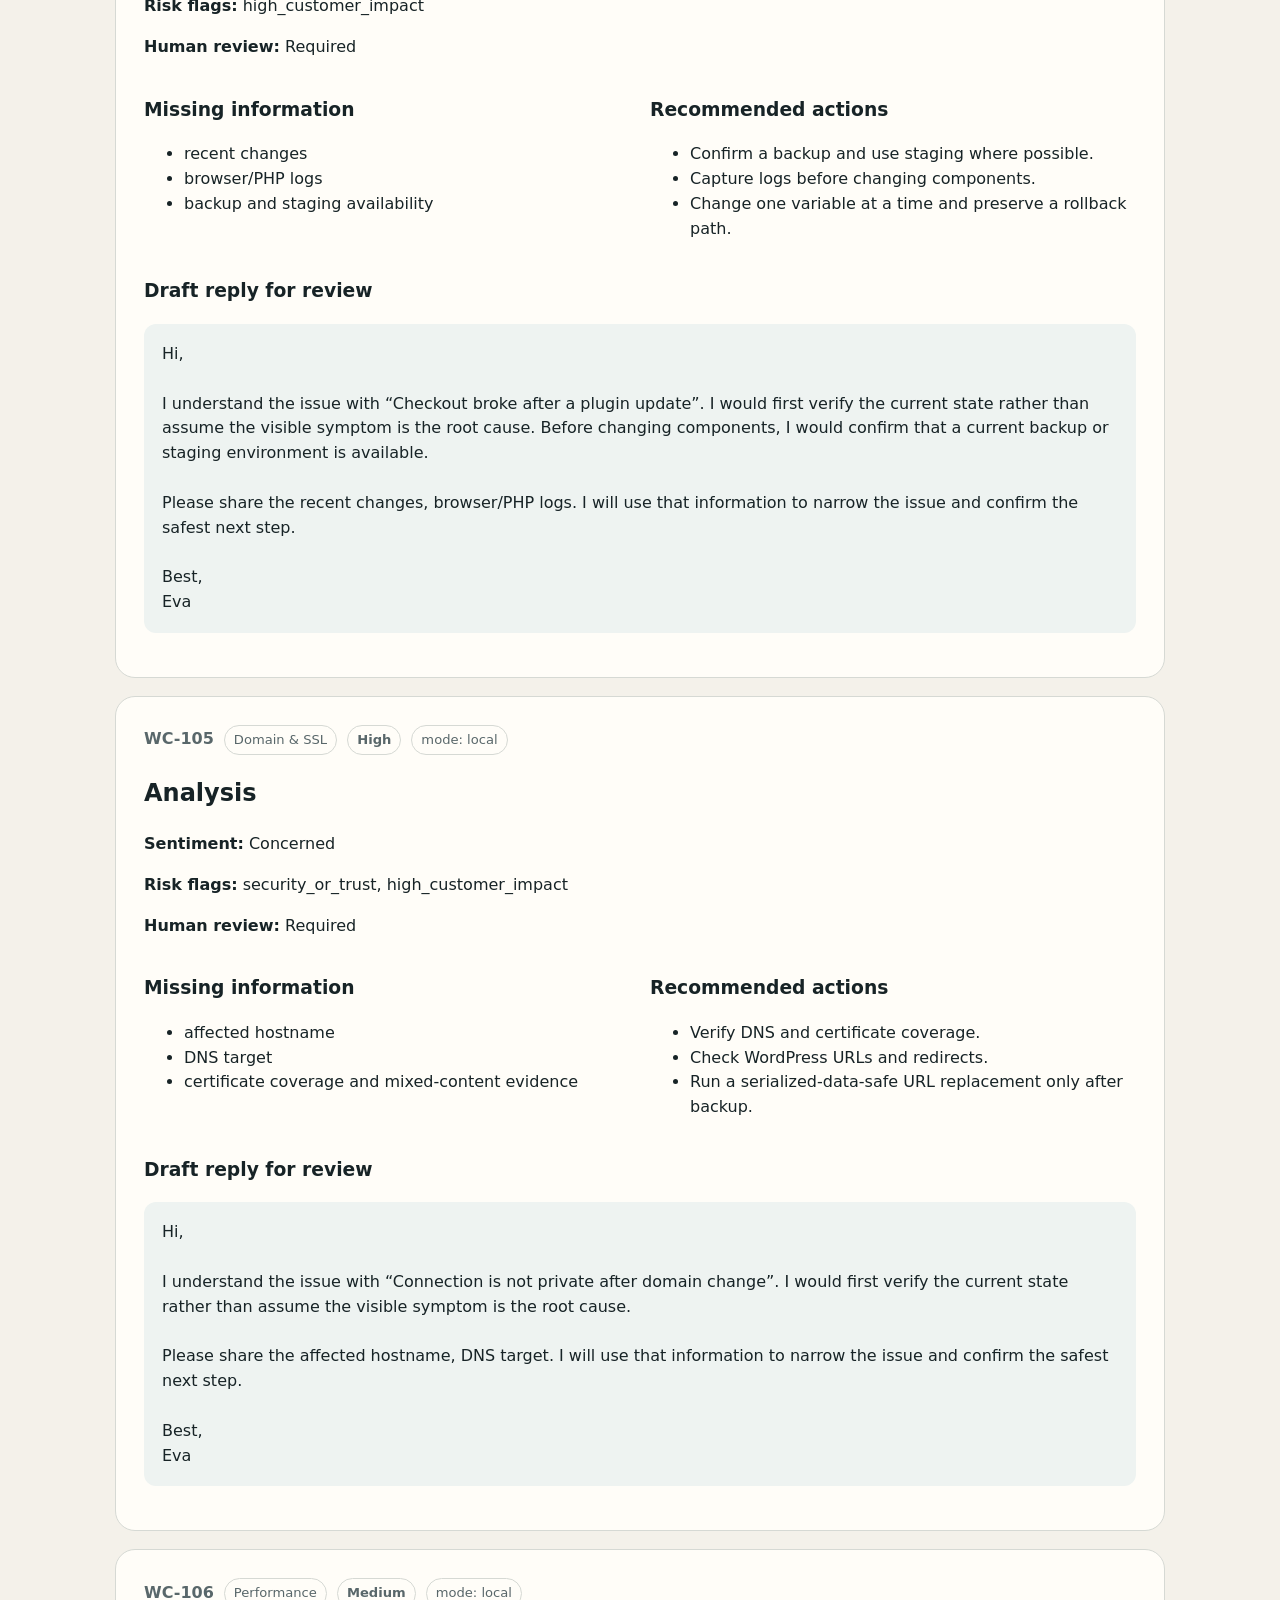
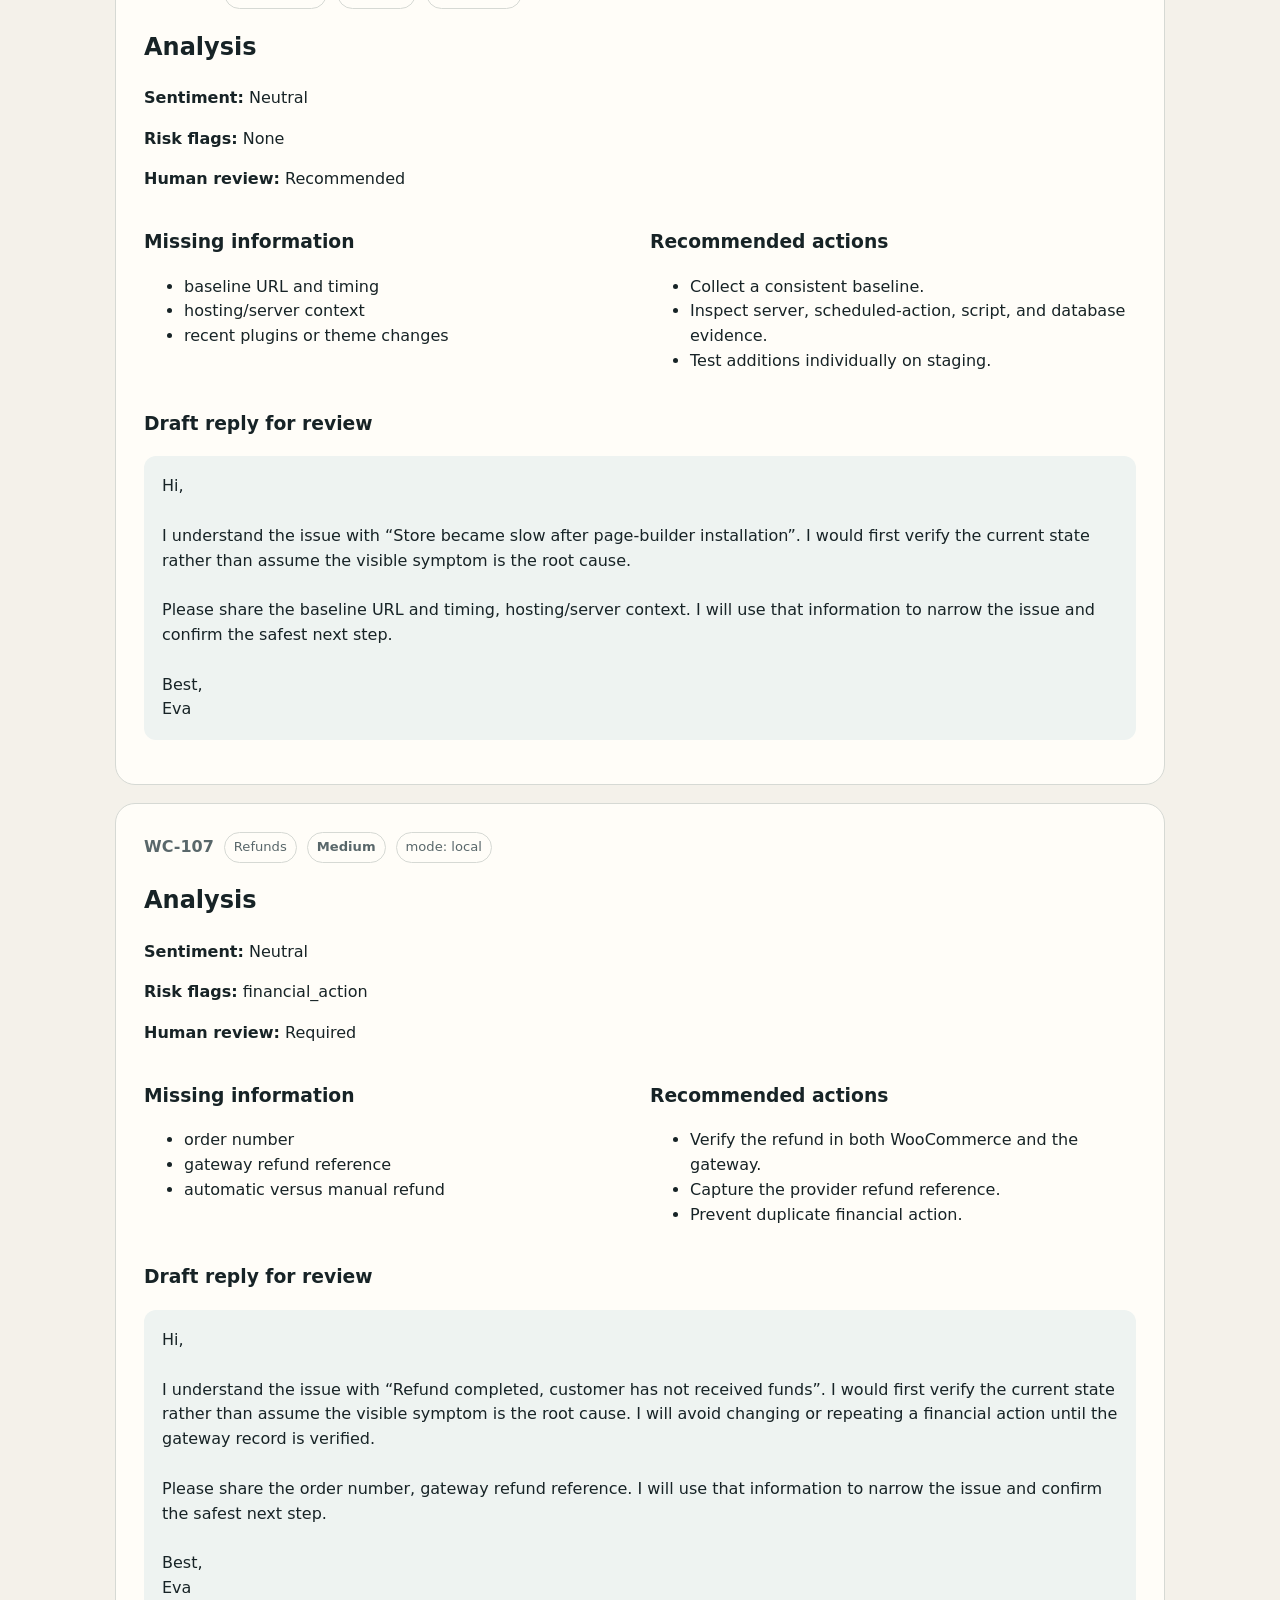
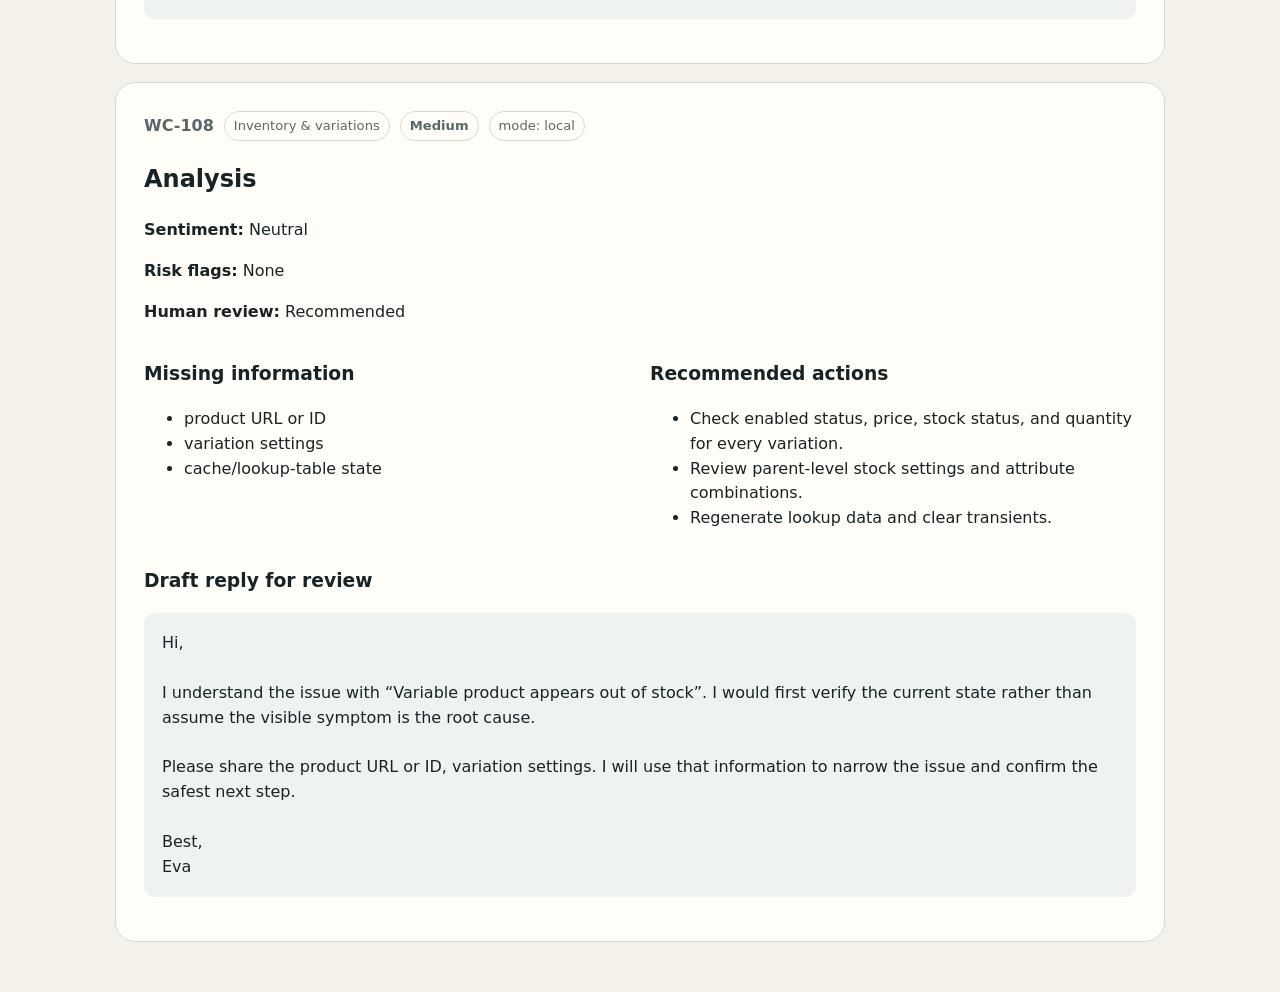
<file: docs/ai-support-workflow/report.html>
<!DOCTYPE html>
<html><head><meta charset="utf-8"/>
<meta content="width=device-width,initial-scale=1" name="viewport"/>
<title>Support Triage Workflow Report</title>
<style>
    body{margin:0;background:#f4f1ea;color:#172326;font-family:system-ui,sans-serif;line-height:1.55}
    main{width:min(1050px,calc(100% - 32px));margin:50px auto}
    h1{font-size:clamp(2.5rem,6vw,5rem);letter-spacing:-.05em;line-height:1;margin-bottom:12px}
    .intro{max-width:760px;color:#59676a;margin-bottom:36px}
    .card{background:#fffdf8;border:1px solid #d6d9d4;border-radius:20px;padding:28px;margin:18px 0}
    .meta{display:flex;gap:10px;flex-wrap:wrap;align-items:center;color:#59676a}
    .meta span{border:1px solid #d6d9d4;border-radius:999px;padding:4px 9px;font-size:.82rem}
    .priority{font-weight:800}
    .cols{display:grid;grid-template-columns:1fr 1fr;gap:20px}
    pre{white-space:pre-wrap;background:#eef3f1;padding:18px;border-radius:12px;font-family:inherit}
    a{color:#0e6b64;font-weight:800}
    @media(max-width:700px){.cols{grid-template-columns:1fr}}
    </style><script defer="True" src="../profile.js"></script></head><body><main>
<a href="../index.html">← Back to portfolio</a>
<h1>Support triage and QA report</h1>
<p class="intro">Generated from eight synthetic WooCommerce tickets. The workflow assists classification and drafting; it does not send messages or perform account actions. Financial, security, privacy, and outage cases remain under human review.</p>
<article class="card">
<div class="meta">
<strong>WC-101</strong>
<span>Payments &amp; orders</span>
<span class="priority">High</span>
<span>mode: local</span>
</div>
<h2>Analysis</h2>
<p><strong>Sentiment:</strong> Concerned</p>
<p><strong>Risk flags:</strong> financial_action, high_customer_impact</p>
<p><strong>Human review:</strong> Required</p>
<div class="cols"><div><h3>Missing information</h3><ul><li>order number</li><li>gateway transaction reference</li><li>order notes or gateway status</li></ul></div>
<div><h3>Recommended actions</h3><ul><li>Compare WooCommerce order notes with the payment gateway.</li><li>Confirm capture versus authorization before changing order status.</li><li>Check webhooks and gateway logs.</li></ul></div></div>
<h3>Draft reply for review</h3>
<pre>Hi,

I understand the issue with “Customer charged, order still Pending payment”. I would first verify the current state rather than assume the visible symptom is the root cause. I will avoid changing or repeating a financial action until the gateway record is verified.

Please share the order number, gateway transaction reference. I will use that information to narrow the issue and confirm the safest next step.

Best,
Eva</pre>
</article>
<article class="card">
<div class="meta">
<strong>WC-102</strong>
<span>Email delivery</span>
<span class="priority">Medium</span>
<span>mode: local</span>
</div>
<h2>Analysis</h2>
<p><strong>Sentiment:</strong> Neutral</p>
<p><strong>Risk flags:</strong> None</p>
<p><strong>Human review:</strong> Recommended</p>
<div class="cols"><div><h3>Missing information</h3><ul><li>affected order number</li><li>test-order result</li><li>mail log or sending method</li></ul></div>
<div><h3>Recommended actions</h3><ul><li>Confirm the relevant WooCommerce email is enabled.</li><li>Run a controlled test order and inspect mail logs.</li><li>Separate email generation from delivery/authentication.</li></ul></div></div>
<h3>Draft reply for review</h3>
<pre>Hi,

I understand the issue with “Order emails are not reaching customers”. I would first verify the current state rather than assume the visible symptom is the root cause.

Please share the affected order number, test-order result. I will use that information to narrow the issue and confirm the safest next step.

Best,
Eva</pre>
</article>
<article class="card">
<div class="meta">
<strong>WC-103</strong>
<span>Shipping</span>
<span class="priority">Medium</span>
<span>mode: local</span>
</div>
<h2>Analysis</h2>
<p><strong>Sentiment:</strong> Neutral</p>
<p><strong>Risk flags:</strong> None</p>
<p><strong>Human review:</strong> Recommended</p>
<div class="cols"><div><h3>Missing information</h3><ul><li>full test address</li><li>shipping-zone order</li><li>product shipping class</li></ul></div>
<div><h3>Recommended actions</h3><ul><li>Verify the full customer address and shipping-zone precedence.</li><li>Confirm the method is enabled and has a valid cost.</li><li>Retest with a clean browser session.</li></ul></div></div>
<h3>Draft reply for review</h3>
<pre>Hi,

I understand the issue with “German flat-rate shipping is missing at checkout”. I would first verify the current state rather than assume the visible symptom is the root cause.

Please share the full test address, shipping-zone order. I will use that information to narrow the issue and confirm the safest next step.

Best,
Eva</pre>
</article>
<article class="card">
<div class="meta">
<strong>WC-104</strong>
<span>Plugin conflict</span>
<span class="priority">Critical</span>
<span>mode: local</span>
</div>
<h2>Analysis</h2>
<p><strong>Sentiment:</strong> Concerned</p>
<p><strong>Risk flags:</strong> high_customer_impact</p>
<p><strong>Human review:</strong> Required</p>
<div class="cols"><div><h3>Missing information</h3><ul><li>recent changes</li><li>browser/PHP logs</li><li>backup and staging availability</li></ul></div>
<div><h3>Recommended actions</h3><ul><li>Confirm a backup and use staging where possible.</li><li>Capture logs before changing components.</li><li>Change one variable at a time and preserve a rollback path.</li></ul></div></div>
<h3>Draft reply for review</h3>
<pre>Hi,

I understand the issue with “Checkout broke after a plugin update”. I would first verify the current state rather than assume the visible symptom is the root cause. Before changing components, I would confirm that a current backup or staging environment is available.

Please share the recent changes, browser/PHP logs. I will use that information to narrow the issue and confirm the safest next step.

Best,
Eva</pre>
</article>
<article class="card">
<div class="meta">
<strong>WC-105</strong>
<span>Domain &amp; SSL</span>
<span class="priority">High</span>
<span>mode: local</span>
</div>
<h2>Analysis</h2>
<p><strong>Sentiment:</strong> Concerned</p>
<p><strong>Risk flags:</strong> security_or_trust, high_customer_impact</p>
<p><strong>Human review:</strong> Required</p>
<div class="cols"><div><h3>Missing information</h3><ul><li>affected hostname</li><li>DNS target</li><li>certificate coverage and mixed-content evidence</li></ul></div>
<div><h3>Recommended actions</h3><ul><li>Verify DNS and certificate coverage.</li><li>Check WordPress URLs and redirects.</li><li>Run a serialized-data-safe URL replacement only after backup.</li></ul></div></div>
<h3>Draft reply for review</h3>
<pre>Hi,

I understand the issue with “Connection is not private after domain change”. I would first verify the current state rather than assume the visible symptom is the root cause.

Please share the affected hostname, DNS target. I will use that information to narrow the issue and confirm the safest next step.

Best,
Eva</pre>
</article>
<article class="card">
<div class="meta">
<strong>WC-106</strong>
<span>Performance</span>
<span class="priority">Medium</span>
<span>mode: local</span>
</div>
<h2>Analysis</h2>
<p><strong>Sentiment:</strong> Neutral</p>
<p><strong>Risk flags:</strong> None</p>
<p><strong>Human review:</strong> Recommended</p>
<div class="cols"><div><h3>Missing information</h3><ul><li>baseline URL and timing</li><li>hosting/server context</li><li>recent plugins or theme changes</li></ul></div>
<div><h3>Recommended actions</h3><ul><li>Collect a consistent baseline.</li><li>Inspect server, scheduled-action, script, and database evidence.</li><li>Test additions individually on staging.</li></ul></div></div>
<h3>Draft reply for review</h3>
<pre>Hi,

I understand the issue with “Store became slow after page-builder installation”. I would first verify the current state rather than assume the visible symptom is the root cause.

Please share the baseline URL and timing, hosting/server context. I will use that information to narrow the issue and confirm the safest next step.

Best,
Eva</pre>
</article>
<article class="card">
<div class="meta">
<strong>WC-107</strong>
<span>Refunds</span>
<span class="priority">Medium</span>
<span>mode: local</span>
</div>
<h2>Analysis</h2>
<p><strong>Sentiment:</strong> Neutral</p>
<p><strong>Risk flags:</strong> financial_action</p>
<p><strong>Human review:</strong> Required</p>
<div class="cols"><div><h3>Missing information</h3><ul><li>order number</li><li>gateway refund reference</li><li>automatic versus manual refund</li></ul></div>
<div><h3>Recommended actions</h3><ul><li>Verify the refund in both WooCommerce and the gateway.</li><li>Capture the provider refund reference.</li><li>Prevent duplicate financial action.</li></ul></div></div>
<h3>Draft reply for review</h3>
<pre>Hi,

I understand the issue with “Refund completed, customer has not received funds”. I would first verify the current state rather than assume the visible symptom is the root cause. I will avoid changing or repeating a financial action until the gateway record is verified.

Please share the order number, gateway refund reference. I will use that information to narrow the issue and confirm the safest next step.

Best,
Eva</pre>
</article>
<article class="card">
<div class="meta">
<strong>WC-108</strong>
<span>Inventory &amp; variations</span>
<span class="priority">Medium</span>
<span>mode: local</span>
</div>
<h2>Analysis</h2>
<p><strong>Sentiment:</strong> Neutral</p>
<p><strong>Risk flags:</strong> None</p>
<p><strong>Human review:</strong> Recommended</p>
<div class="cols"><div><h3>Missing information</h3><ul><li>product URL or ID</li><li>variation settings</li><li>cache/lookup-table state</li></ul></div>
<div><h3>Recommended actions</h3><ul><li>Check enabled status, price, stock status, and quantity for every variation.</li><li>Review parent-level stock settings and attribute combinations.</li><li>Regenerate lookup data and clear transients.</li></ul></div></div>
<h3>Draft reply for review</h3>
<pre>Hi,

I understand the issue with “Variable product appears out of stock”. I would first verify the current state rather than assume the visible symptom is the root cause.

Please share the product URL or ID, variation settings. I will use that information to narrow the issue and confirm the safest next step.

Best,
Eva</pre>
</article>
</main></body></html>
</file>
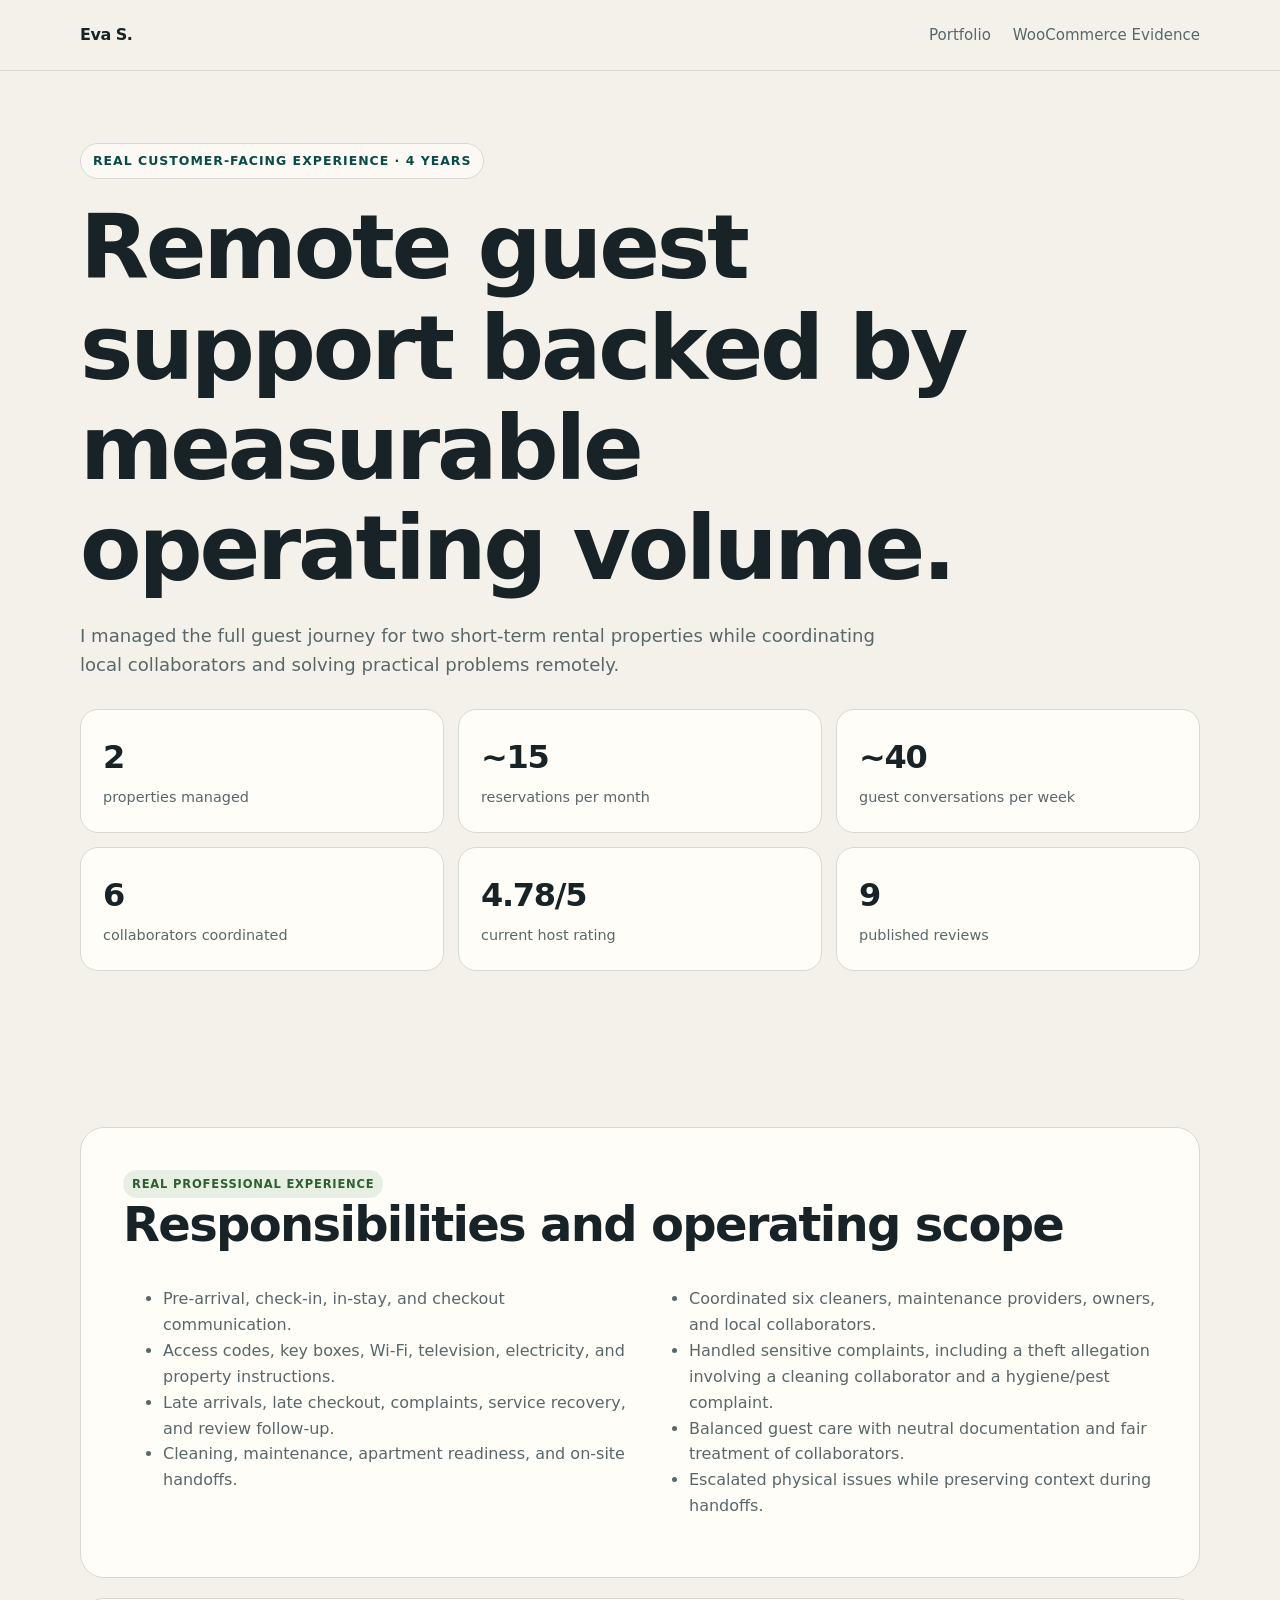
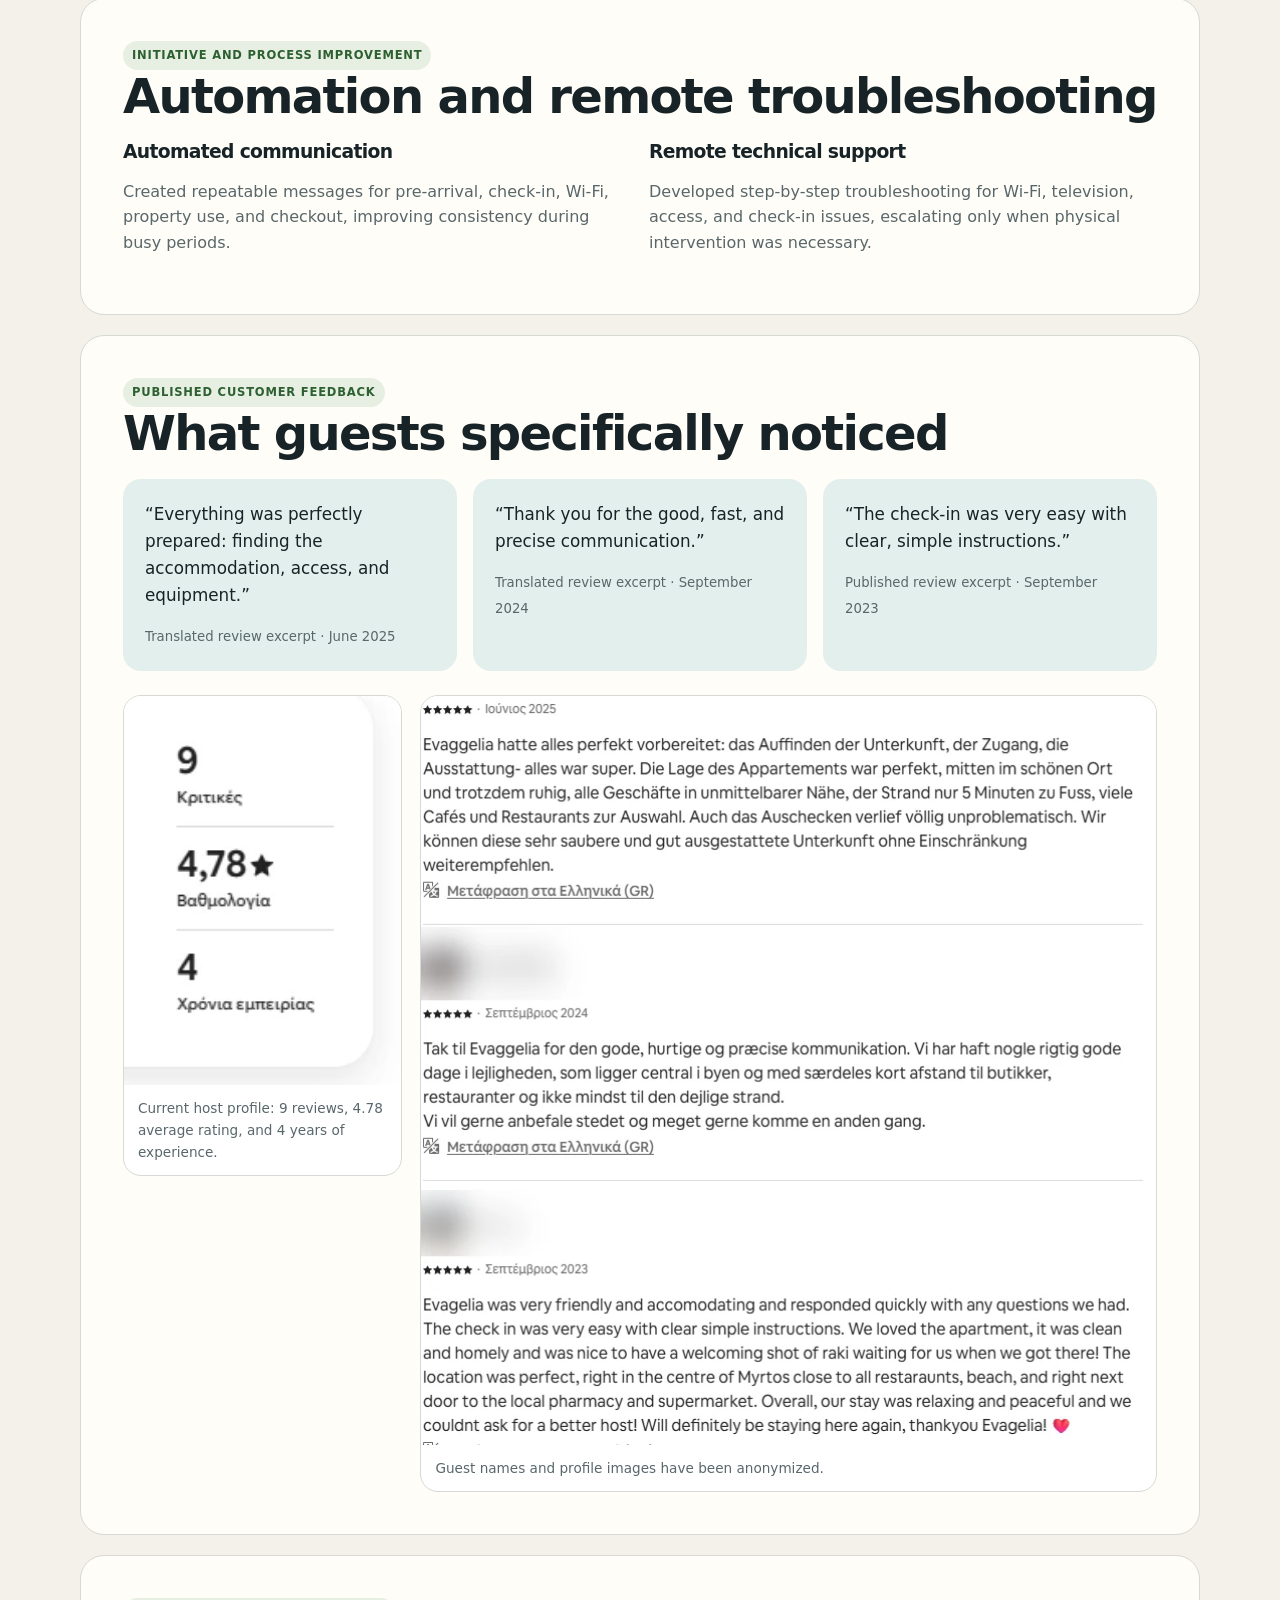
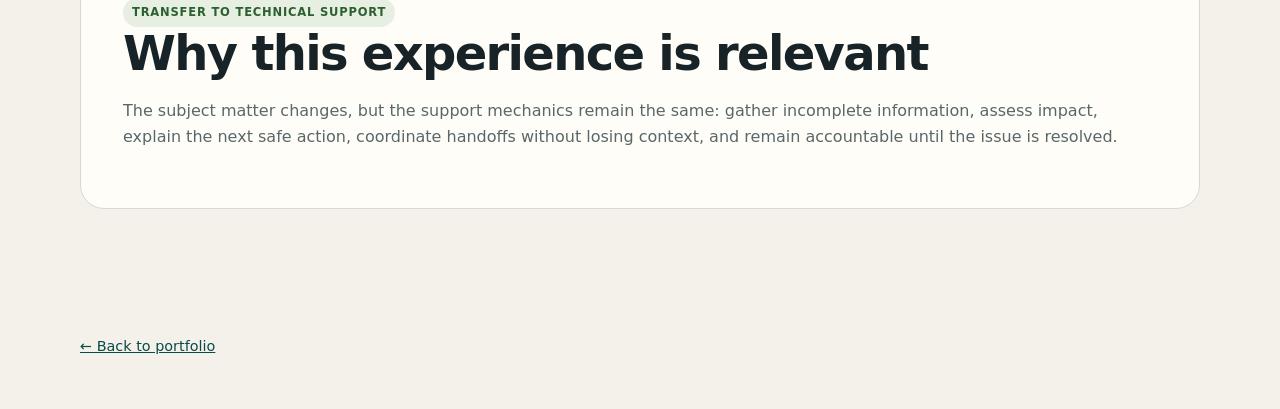
<file: docs/case-studies/airbnb_operations.html>
<!doctype html>
<html lang="en">
<head>
<meta charset="utf-8">
<meta name="viewport" content="width=device-width,initial-scale=1">
<title>Remote Hospitality Operations — Eva S.</title>
<link rel="stylesheet" href="../styles.css">
<style>
.ops-hero{padding:72px 0 34px}
.ops-hero h1{font-size:clamp(2.8rem,7vw,5.8rem);max-width:1000px;margin:18px 0 22px}
.ops-hero p{max-width:820px;color:var(--muted);font-size:1.13rem}
.metric-grid{display:grid;grid-template-columns:repeat(3,1fr);gap:14px;margin:30px 0}
.metric{background:var(--paper);border:1px solid var(--line);border-radius:18px;padding:22px}
.metric strong{display:block;font-size:2rem;letter-spacing:-.04em}
.metric span{color:var(--muted);font-size:.9rem}
.ops-card{background:var(--paper);border:1px solid var(--line);border-radius:24px;padding:clamp(24px,4vw,42px);margin:20px 0}
.ops-card h2{font-size:clamp(1.9rem,4vw,3rem);margin-bottom:18px}
.ops-card li,.ops-card p{color:var(--muted)}
.review-grid{display:grid;grid-template-columns:repeat(3,1fr);gap:16px}
.review{background:var(--soft);border-radius:18px;padding:22px}
.review p{font-size:1.05rem;color:var(--ink);margin:0 0 14px}
.review span{font-size:.83rem;color:var(--muted)}
.evidence-grid{display:grid;grid-template-columns:.55fr 1.45fr;gap:18px;margin-top:24px;align-items:start}
.evidence{margin:0;background:white;border:1px solid var(--line);border-radius:18px;overflow:hidden}
.evidence img{display:block;width:100%;height:auto}
.evidence figcaption{padding:12px 14px;color:var(--muted);font-size:.85rem}
@media(max-width:800px){.metric-grid,.review-grid,.evidence-grid{grid-template-columns:1fr}}
</style>
<script src="../profile.js" defer></script>
</head>
<body>
<header class="site-header">
<div class="container nav">
<a class="brand" data-profile-display-name href="../index.html">Eva S.</a>
<nav class="nav-links">
<a href="../index.html">Portfolio</a>
<a href="woocommerce_troubleshooting.html">WooCommerce Evidence</a>
</nav>
</div>
</header>

<main>
<section class="ops-hero">
<div class="container">
<span class="eyebrow">Real customer-facing experience · 4 years</span>
<h1>Remote guest support backed by measurable operating volume.</h1>
<p>I managed the full guest journey for two short-term rental properties while coordinating local collaborators and solving practical problems remotely.</p>
<div class="metric-grid">
<div class="metric"><strong>2</strong><span>properties managed</span></div>
<div class="metric"><strong>~15</strong><span>reservations per month</span></div>
<div class="metric"><strong>~40</strong><span>guest conversations per week</span></div>
<div class="metric"><strong>6</strong><span>collaborators coordinated</span></div>
<div class="metric"><strong>4.78/5</strong><span>current host rating</span></div>
<div class="metric"><strong>9</strong><span>published reviews</span></div>
</div>
</div>
</section>

<section>
<div class="container">

<article class="ops-card">
<span class="label real">Real professional experience</span>
<h2>Responsibilities and operating scope</h2>
<div class="two-col">
<div>
<ul>
<li>Pre-arrival, check-in, in-stay, and checkout communication.</li>
<li>Access codes, key boxes, Wi-Fi, television, electricity, and property instructions.</li>
<li>Late arrivals, late checkout, complaints, service recovery, and review follow-up.</li>
<li>Cleaning, maintenance, apartment readiness, and on-site handoffs.</li>
</ul>
</div>
<div>
<ul>
<li>Coordinated six cleaners, maintenance providers, owners, and local collaborators.</li>
<li>Handled sensitive complaints, including a theft allegation involving a cleaning collaborator and a hygiene/pest complaint.</li>
<li>Balanced guest care with neutral documentation and fair treatment of collaborators.</li>
<li>Escalated physical issues while preserving context during handoffs.</li>
</ul>
</div>
</div>
</article>

<article class="ops-card">
<span class="label real">Initiative and process improvement</span>
<h2>Automation and remote troubleshooting</h2>
<div class="two-col">
<div>
<h3>Automated communication</h3>
<p>Created repeatable messages for pre-arrival, check-in, Wi-Fi, property use, and checkout, improving consistency during busy periods.</p>
</div>
<div>
<h3>Remote technical support</h3>
<p>Developed step-by-step troubleshooting for Wi-Fi, television, access, and check-in issues, escalating only when physical intervention was necessary.</p>
</div>
</div>
</article>

<article class="ops-card">
<span class="label real">Published customer feedback</span>
<h2>What guests specifically noticed</h2>
<div class="review-grid">
<div class="review"><p>“Everything was perfectly prepared: finding the accommodation, access, and equipment.”</p><span>Translated review excerpt · June 2025</span></div>
<div class="review"><p>“Thank you for the good, fast, and precise communication.”</p><span>Translated review excerpt · September 2024</span></div>
<div class="review"><p>“The check-in was very easy with clear, simple instructions.”</p><span>Published review excerpt · September 2023</span></div>
</div>

<div class="evidence-grid">
<figure class="evidence">
<img src="../assets/airbnb/host-profile-metrics.webp" alt="Host-profile metrics">
<figcaption>Current host profile: 9 reviews, 4.78 average rating, and 4 years of experience.</figcaption>
</figure>
<figure class="evidence">
<img src="../assets/airbnb/anonymized-review-excerpts.webp" alt="Anonymized guest review excerpts">
<figcaption>Guest names and profile images have been anonymized.</figcaption>
</figure>
</div>
</article>

<article class="ops-card">
<span class="label real">Transfer to technical support</span>
<h2>Why this experience is relevant</h2>
<p>The subject matter changes, but the support mechanics remain the same: gather incomplete information, assess impact, explain the next safe action, coordinate handoffs without losing context, and remain accountable until the issue is resolved.</p>
</article>

</div>
</section>
</main>

<footer><div class="container"><a href="../index.html">← Back to portfolio</a></div></footer>
</body>
</html>
</file>
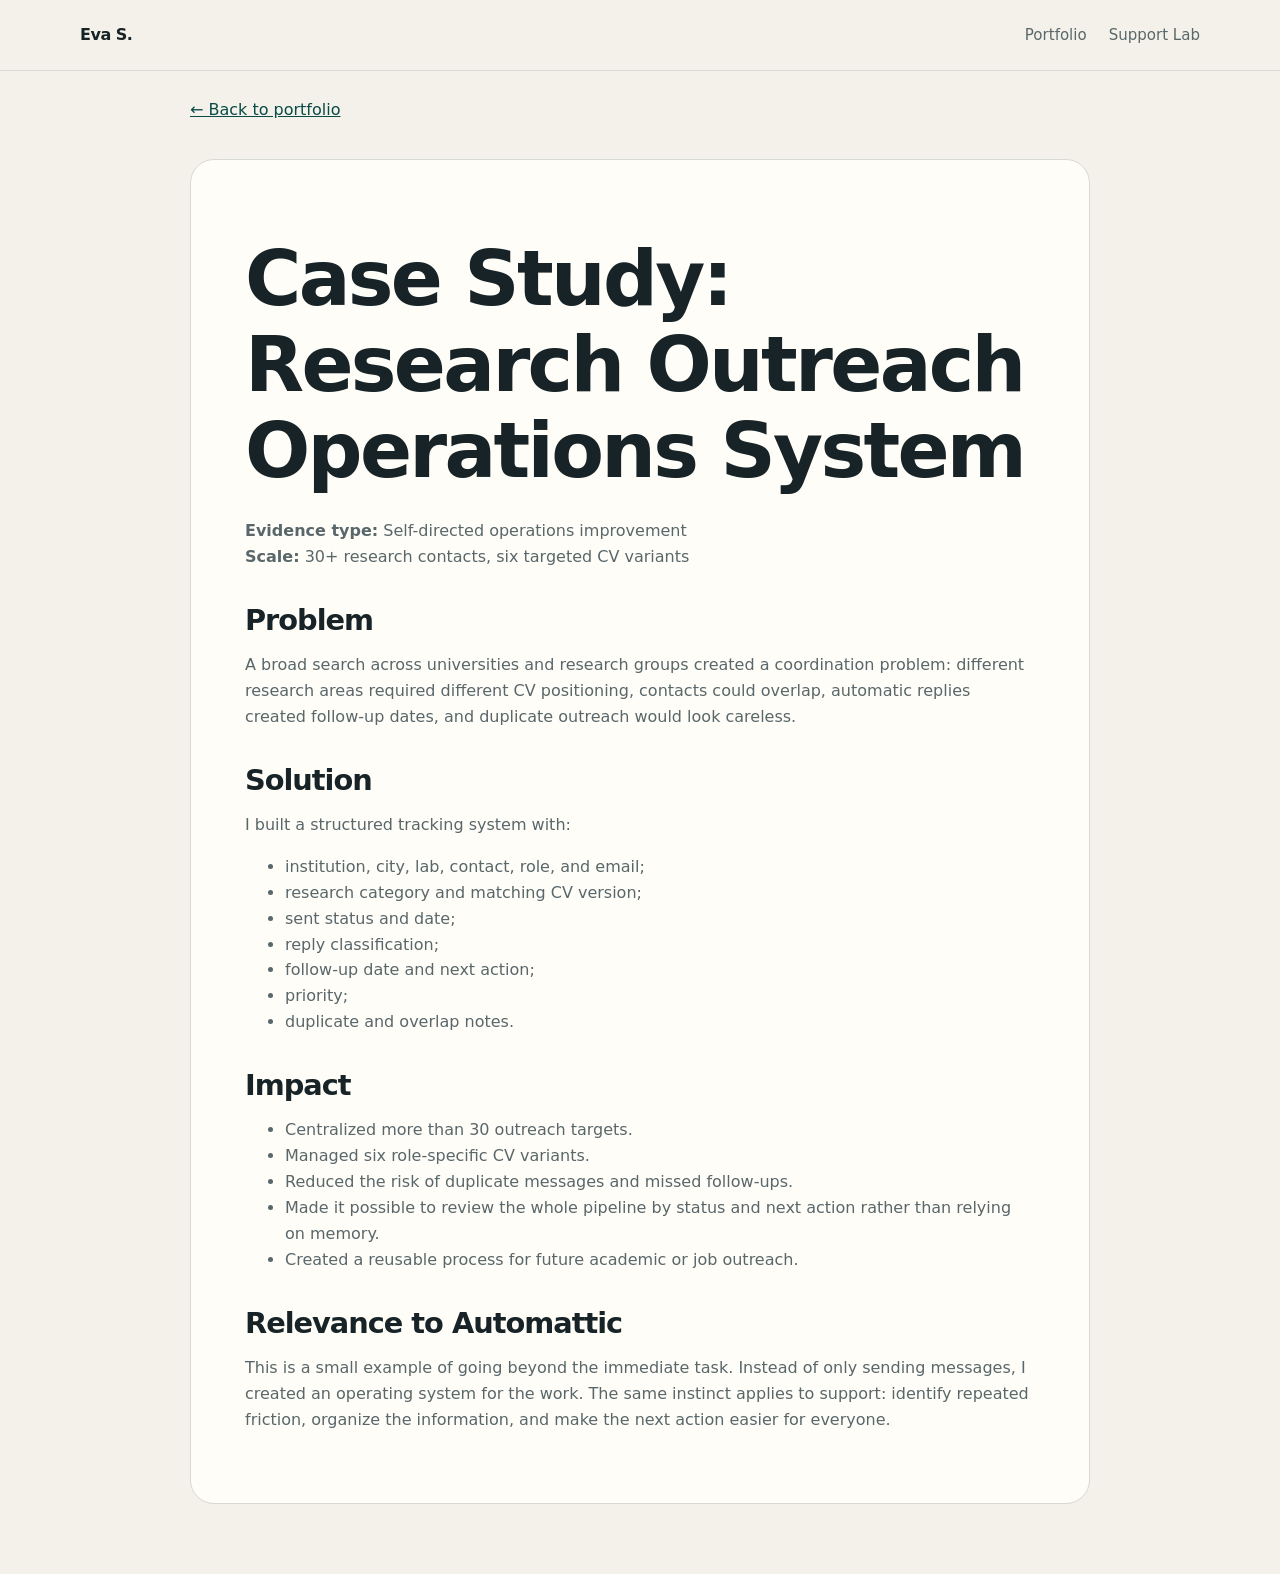
<file: docs/case-studies/outreach_operations.html>
<!DOCTYPE html>

<html lang="en">
<head>
<meta charset="utf-8"/>
<meta content="width=device-width,initial-scale=1" name="viewport"/>
<title>Research Outreach Operations System — Eva S.</title>
<link href="../styles.css" rel="stylesheet"/>
<style>
.article-wrap{width:min(900px,calc(100% - 36px));margin:0 auto}
.article{background:var(--paper);border:1px solid var(--line);border-radius:24px;padding:clamp(24px,5vw,54px);margin:36px 0 70px}
.article h1{font-size:clamp(2.5rem,6vw,4.8rem);margin-bottom:24px}
.article h2{font-size:1.8rem;margin:34px 0 14px}
.article h3{font-size:1.25rem;margin:28px 0 10px}
.article p,.article li{color:var(--muted)}
.article blockquote{margin:24px 0;padding:16px 20px;border-left:4px solid var(--accent);background:var(--soft)}
.article code{background:#edf1ef;border-radius:6px;padding:2px 5px}
.article pre{overflow:auto;background:var(--ink);color:white;padding:18px;border-radius:14px}
.article hr{margin:36px 0}
.topline{padding:26px 0 0}
</style>
<script defer="True" src="../profile.js"></script></head>
<body>
<header class="site-header"><div class="container nav"><a class="brand" data-profile-display-name="" href="../index.html">Eva S.</a><div class="nav-links"><a href="../index.html">Portfolio</a><a href="../support-lab/index.html">Support Lab</a></div></div></header>
<main class="article-wrap">
<div class="topline"><a href="../index.html">← Back to portfolio</a></div>
<article class="article"><h1>Case Study: Research Outreach Operations System</h1>
<p><strong>Evidence type:</strong> Self-directed operations improvement<br/>
<strong>Scale:</strong> 30+ research contacts, six targeted CV variants</p>
<h2>Problem</h2>
<p>A broad search across universities and research groups created a coordination problem: different research areas required different CV positioning, contacts could overlap, automatic replies created follow-up dates, and duplicate outreach would look careless.</p>
<h2>Solution</h2>
<p>I built a structured tracking system with:</p>
<ul>
<li>institution, city, lab, contact, role, and email;</li>
<li>research category and matching CV version;</li>
<li>sent status and date;</li>
<li>reply classification;</li>
<li>follow-up date and next action;</li>
<li>priority;</li>
<li>duplicate and overlap notes.</li>
</ul>
<h2>Impact</h2>
<ul>
<li>Centralized more than 30 outreach targets.</li>
<li>Managed six role-specific CV variants.</li>
<li>Reduced the risk of duplicate messages and missed follow-ups.</li>
<li>Made it possible to review the whole pipeline by status and next action rather than relying on memory.</li>
<li>Created a reusable process for future academic or job outreach.</li>
</ul>
<h2>Relevance to Automattic</h2>
<p>This is a small example of going beyond the immediate task. Instead of only sending messages, I created an operating system for the work. The same instinct applies to support: identify repeated friction, organize the information, and make the next action easier for everyone.</p>
</article>
</main>
</body>
</html>
</file>
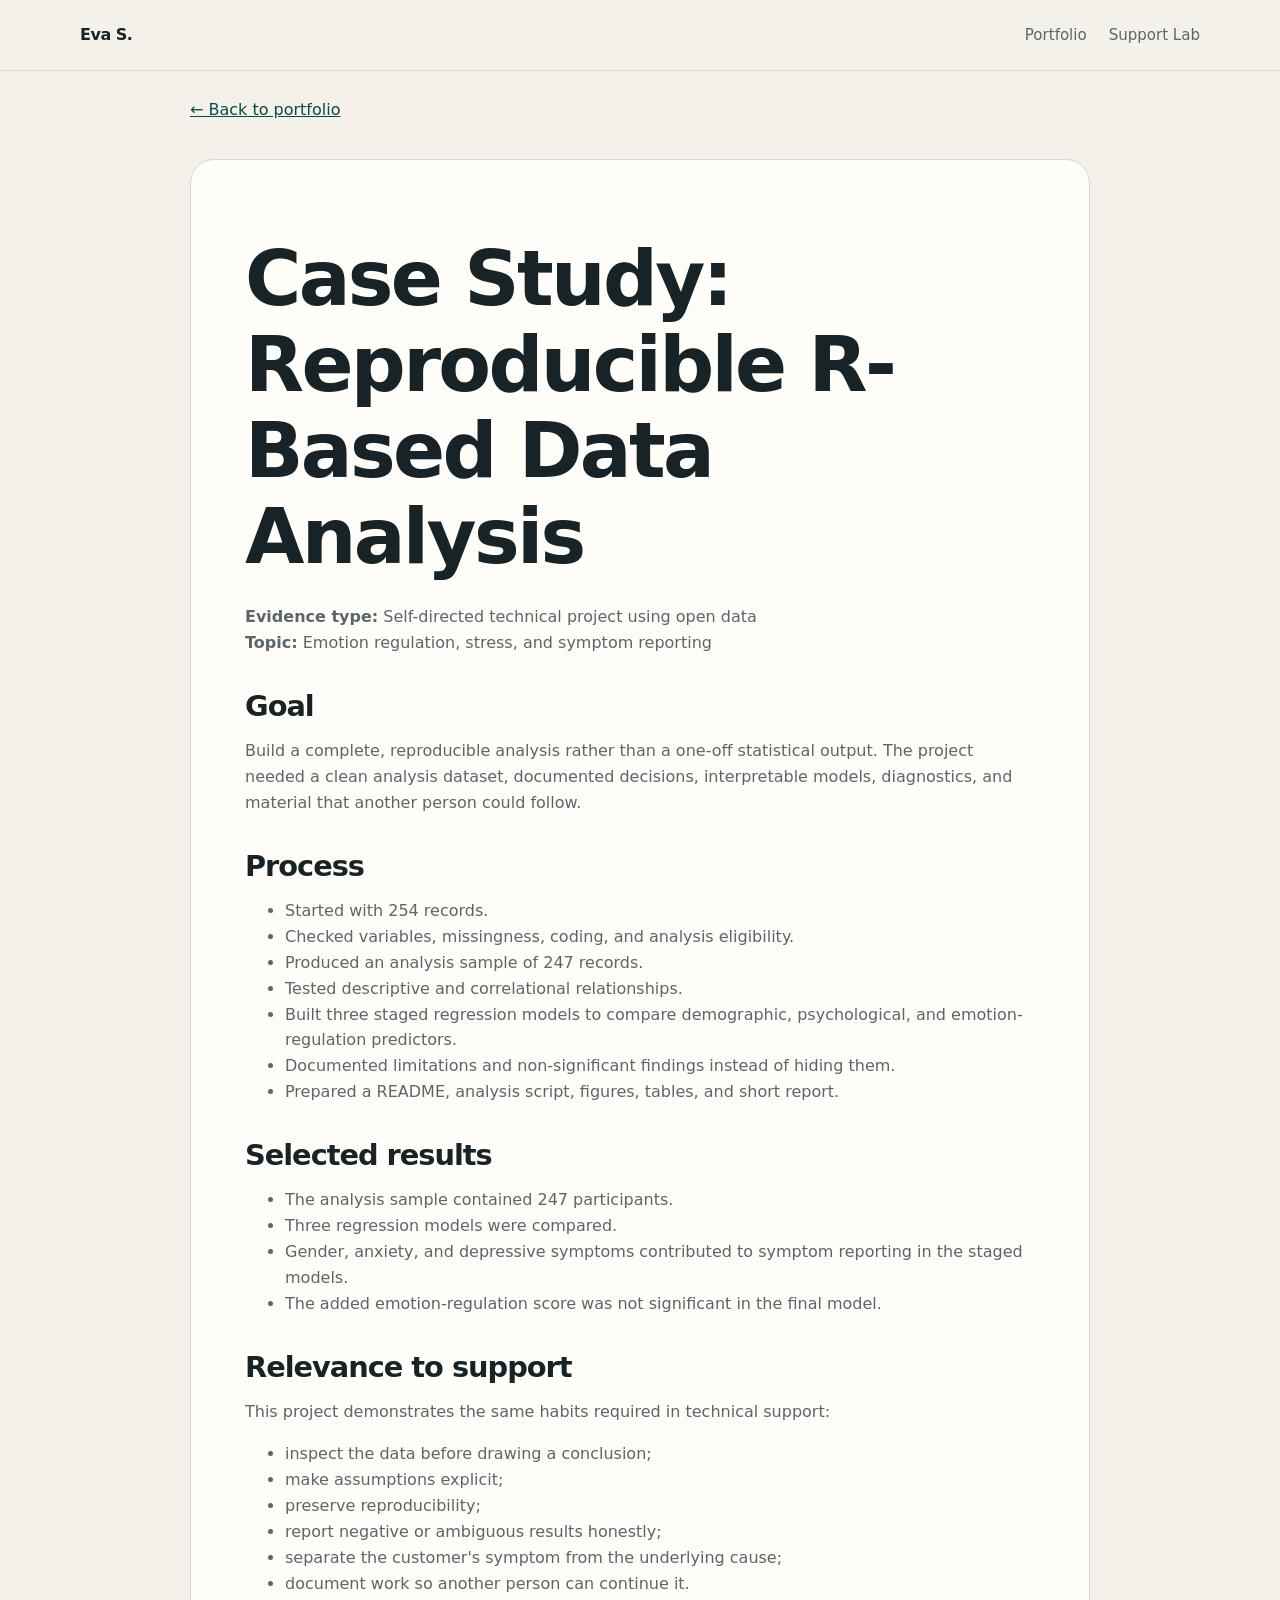
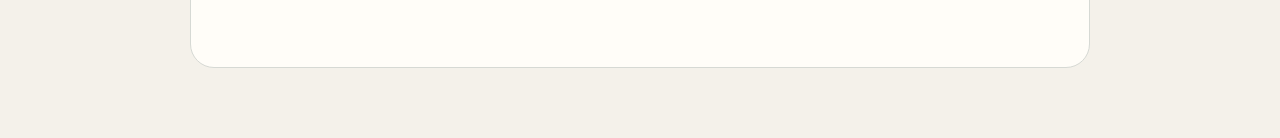
<file: docs/case-studies/research_data_workflow.html>
<!DOCTYPE html>

<html lang="en">
<head>
<meta charset="utf-8"/>
<meta content="width=device-width,initial-scale=1" name="viewport"/>
<title>Reproducible R-Based Data Analysis — Eva S.</title>
<link href="../styles.css" rel="stylesheet"/>
<style>
.article-wrap{width:min(900px,calc(100% - 36px));margin:0 auto}
.article{background:var(--paper);border:1px solid var(--line);border-radius:24px;padding:clamp(24px,5vw,54px);margin:36px 0 70px}
.article h1{font-size:clamp(2.5rem,6vw,4.8rem);margin-bottom:24px}
.article h2{font-size:1.8rem;margin:34px 0 14px}
.article h3{font-size:1.25rem;margin:28px 0 10px}
.article p,.article li{color:var(--muted)}
.article blockquote{margin:24px 0;padding:16px 20px;border-left:4px solid var(--accent);background:var(--soft)}
.article code{background:#edf1ef;border-radius:6px;padding:2px 5px}
.article pre{overflow:auto;background:var(--ink);color:white;padding:18px;border-radius:14px}
.article hr{margin:36px 0}
.topline{padding:26px 0 0}
</style>
<script defer="True" src="../profile.js"></script></head>
<body>
<header class="site-header"><div class="container nav"><a class="brand" data-profile-display-name="" href="../index.html">Eva S.</a><div class="nav-links"><a href="../index.html">Portfolio</a><a href="../support-lab/index.html">Support Lab</a></div></div></header>
<main class="article-wrap">
<div class="topline"><a href="../index.html">← Back to portfolio</a></div>
<article class="article"><h1>Case Study: Reproducible R-Based Data Analysis</h1>
<p><strong>Evidence type:</strong> Self-directed technical project using open data<br/>
<strong>Topic:</strong> Emotion regulation, stress, and symptom reporting</p>
<h2>Goal</h2>
<p>Build a complete, reproducible analysis rather than a one-off statistical output. The project needed a clean analysis dataset, documented decisions, interpretable models, diagnostics, and material that another person could follow.</p>
<h2>Process</h2>
<ul>
<li>Started with 254 records.</li>
<li>Checked variables, missingness, coding, and analysis eligibility.</li>
<li>Produced an analysis sample of 247 records.</li>
<li>Tested descriptive and correlational relationships.</li>
<li>Built three staged regression models to compare demographic, psychological, and emotion-regulation predictors.</li>
<li>Documented limitations and non-significant findings instead of hiding them.</li>
<li>Prepared a README, analysis script, figures, tables, and short report.</li>
</ul>
<h2>Selected results</h2>
<ul>
<li>The analysis sample contained 247 participants.</li>
<li>Three regression models were compared.</li>
<li>Gender, anxiety, and depressive symptoms contributed to symptom reporting in the staged models.</li>
<li>The added emotion-regulation score was not significant in the final model.</li>
</ul>
<h2>Relevance to support</h2>
<p>This project demonstrates the same habits required in technical support:</p>
<ul>
<li>inspect the data before drawing a conclusion;</li>
<li>make assumptions explicit;</li>
<li>preserve reproducibility;</li>
<li>report negative or ambiguous results honestly;</li>
<li>separate the customer's symptom from the underlying cause;</li>
<li>document work so another person can continue it.</li>
</ul>
</article>
</main>
</body>
</html>
</file>
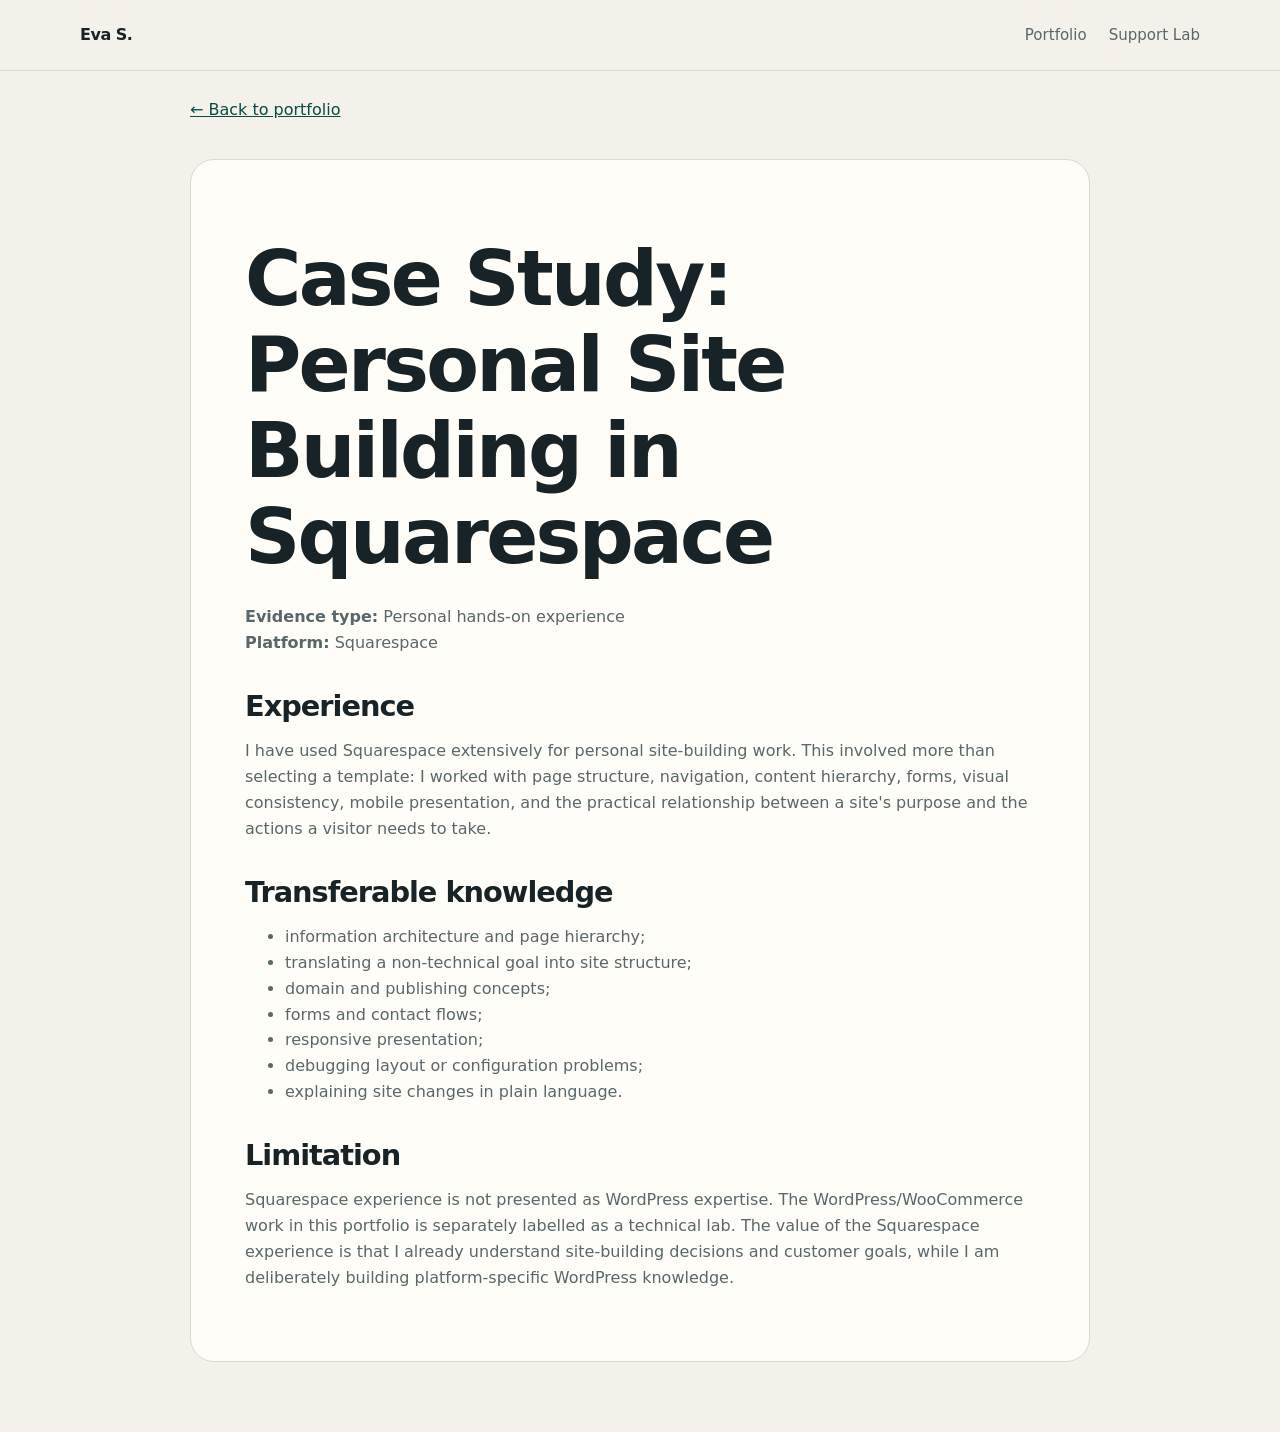
<file: docs/case-studies/squarespace_site_building.html>
<!DOCTYPE html>

<html lang="en">
<head>
<meta charset="utf-8"/>
<meta content="width=device-width,initial-scale=1" name="viewport"/>
<title>Squarespace Site Building — Eva S.</title>
<link href="../styles.css" rel="stylesheet"/>
<style>
.article-wrap{width:min(900px,calc(100% - 36px));margin:0 auto}
.article{background:var(--paper);border:1px solid var(--line);border-radius:24px;padding:clamp(24px,5vw,54px);margin:36px 0 70px}
.article h1{font-size:clamp(2.5rem,6vw,4.8rem);margin-bottom:24px}
.article h2{font-size:1.8rem;margin:34px 0 14px}
.article h3{font-size:1.25rem;margin:28px 0 10px}
.article p,.article li{color:var(--muted)}
.article blockquote{margin:24px 0;padding:16px 20px;border-left:4px solid var(--accent);background:var(--soft)}
.article code{background:#edf1ef;border-radius:6px;padding:2px 5px}
.article pre{overflow:auto;background:var(--ink);color:white;padding:18px;border-radius:14px}
.article hr{margin:36px 0}
.topline{padding:26px 0 0}
</style>
<script defer="True" src="../profile.js"></script></head>
<body>
<header class="site-header"><div class="container nav"><a class="brand" data-profile-display-name="" href="../index.html">Eva S.</a><div class="nav-links"><a href="../index.html">Portfolio</a><a href="../support-lab/index.html">Support Lab</a></div></div></header>
<main class="article-wrap">
<div class="topline"><a href="../index.html">← Back to portfolio</a></div>
<article class="article"><h1>Case Study: Personal Site Building in Squarespace</h1>
<p><strong>Evidence type:</strong> Personal hands-on experience<br/>
<strong>Platform:</strong> Squarespace</p>
<h2>Experience</h2>
<p>I have used Squarespace extensively for personal site-building work. This involved more than selecting a template: I worked with page structure, navigation, content hierarchy, forms, visual consistency, mobile presentation, and the practical relationship between a site's purpose and the actions a visitor needs to take.</p>
<h2>Transferable knowledge</h2>
<ul>
<li>information architecture and page hierarchy;</li>
<li>translating a non-technical goal into site structure;</li>
<li>domain and publishing concepts;</li>
<li>forms and contact flows;</li>
<li>responsive presentation;</li>
<li>debugging layout or configuration problems;</li>
<li>explaining site changes in plain language.</li>
</ul>
<h2>Limitation</h2>
<p>Squarespace experience is not presented as WordPress expertise. The WordPress/WooCommerce work in this portfolio is separately labelled as a technical lab. The value of the Squarespace experience is that I already understand site-building decisions and customer goals, while I am deliberately building platform-specific WordPress knowledge.</p>
</article>
</main>
</body>
</html>
</file>
<file: styles.css>
:root{
  --bg:#f4f1ea;
  --paper:#fffdf8;
  --ink:#172326;
  --muted:#59676a;
  --line:#d6d9d4;
  --accent:#0e6b64;
  --accent-dark:#084b47;
  --soft:#e3efec;
  --gold:#9a6a19;
  --danger:#8a2931;
  --shadow:0 18px 55px rgba(20,35,38,.10);
  --radius:22px;
}
*{box-sizing:border-box}
html{scroll-behavior:smooth}
body{
  margin:0;
  background:var(--bg);
  color:var(--ink);
  font-family:Inter,ui-sans-serif,system-ui,-apple-system,BlinkMacSystemFont,"Segoe UI",sans-serif;
  line-height:1.62;
}
a{color:var(--accent-dark)}
.container{width:min(1120px,calc(100% - 36px));margin:0 auto}
.site-header{
  position:sticky;top:0;z-index:20;
  background:rgba(244,241,234,.93);
  backdrop-filter:blur(14px);
  border-bottom:1px solid rgba(89,103,106,.18);
}
.nav{display:flex;align-items:center;justify-content:space-between;min-height:70px;gap:20px}
.brand{font-weight:800;letter-spacing:-.03em;text-decoration:none;color:var(--ink)}
.nav-links{display:flex;gap:22px;align-items:center;font-size:.94rem}
.nav-links a{text-decoration:none;color:var(--muted)}
.nav-links a:hover{color:var(--accent)}
.hero{padding:92px 0 64px}
.eyebrow{
  display:inline-flex;align-items:center;gap:8px;
  border:1px solid var(--line);border-radius:999px;padding:7px 12px;
  font-size:.78rem;font-weight:800;letter-spacing:.08em;text-transform:uppercase;
  color:var(--accent-dark);background:rgba(255,253,248,.72)
}
h1,h2,h3{line-height:1.12;letter-spacing:-.035em;margin:0}
h1{font-size:clamp(3rem,7vw,6.7rem);max-width:980px;margin-top:22px}
.hero .lead{font-size:clamp(1.12rem,2vw,1.45rem);max-width:800px;color:var(--muted);margin:28px 0}
.hero-actions{display:flex;flex-wrap:wrap;gap:12px;margin:30px 0 42px}
.btn{
  display:inline-flex;align-items:center;justify-content:center;gap:8px;
  min-height:48px;padding:0 18px;border-radius:12px;font-weight:800;text-decoration:none;
  border:1px solid var(--accent);background:var(--accent);color:white;
}
.btn:hover{background:var(--accent-dark)}
.btn.secondary{background:transparent;color:var(--accent-dark);border-color:var(--line)}
.btn.secondary:hover{background:var(--soft)}
.stats{display:grid;grid-template-columns:repeat(4,1fr);gap:12px}
.stat{background:var(--paper);border:1px solid var(--line);border-radius:16px;padding:20px}
.stat strong{display:block;font-size:1.9rem;letter-spacing:-.04em}
.stat span{color:var(--muted);font-size:.9rem}
section{padding:72px 0}
.section-head{display:grid;grid-template-columns:.7fr 1.3fr;gap:40px;align-items:end;margin-bottom:34px}
.section-head h2{font-size:clamp(2.2rem,4vw,4rem)}
.section-head p{color:var(--muted);font-size:1.05rem;margin:0;max-width:680px}
.card-grid{display:grid;grid-template-columns:repeat(3,1fr);gap:18px}
.card{
  background:var(--paper);border:1px solid var(--line);border-radius:var(--radius);
  padding:26px;box-shadow:0 8px 25px rgba(20,35,38,.04)
}
.card h3{font-size:1.45rem;margin:14px 0 12px}
.card p{color:var(--muted)}
.card .link{display:inline-block;margin-top:12px;font-weight:800}
.label{
  display:inline-block;padding:5px 9px;border-radius:999px;background:var(--soft);
  color:var(--accent-dark);font-size:.72rem;font-weight:900;letter-spacing:.07em;text-transform:uppercase
}
.label.real{background:#e7efe2;color:#2d6031}
.label.lab{background:#e6edf5;color:#31557d}
.label.sim{background:#f4ead7;color:#7d551b}
.two-col{display:grid;grid-template-columns:1fr 1fr;gap:18px}
.case{
  background:var(--paper);border:1px solid var(--line);border-radius:var(--radius);padding:30px
}
.case h3{font-size:1.7rem;margin:14px 0}
.case ul{padding-left:20px;color:var(--muted)}
.case .result{border-left:4px solid var(--accent);padding:12px 16px;background:var(--soft);border-radius:0 10px 10px 0}
.ticket-list{display:grid;gap:12px}
.ticket{
  background:var(--paper);border:1px solid var(--line);border-radius:16px;padding:20px;
  display:grid;grid-template-columns:90px 1fr auto;gap:16px;align-items:center;text-decoration:none;color:var(--ink)
}
.ticket:hover{border-color:var(--accent);transform:translateY(-1px)}
.ticket-id{font-weight:900;color:var(--accent-dark)}
.ticket-title{font-weight:800}
.ticket-meta{font-size:.82rem;color:var(--muted)}
.priority{font-size:.75rem;font-weight:900;padding:5px 9px;border-radius:999px;border:1px solid var(--line)}
.priority.Critical{color:var(--danger);border-color:#d6a1a5}
.priority.High{color:#7e4d00;border-color:#d3b77d}
.process{
  display:grid;grid-template-columns:repeat(5,1fr);gap:12px;counter-reset:steps
}
.step{background:var(--paper);border:1px solid var(--line);border-radius:16px;padding:20px}
.step:before{counter-increment:steps;content:counter(steps);display:grid;place-items:center;width:34px;height:34px;border-radius:50%;background:var(--accent);color:white;font-weight:900;margin-bottom:16px}
.skill-cloud{display:flex;flex-wrap:wrap;gap:9px}
.skill{padding:8px 12px;border:1px solid var(--line);background:var(--paper);border-radius:999px;font-size:.9rem}
.callout{
  background:var(--ink);color:white;border-radius:28px;padding:42px;
  display:grid;grid-template-columns:1.2fr .8fr;gap:30px;align-items:center
}
.callout h2{font-size:clamp(2.3rem,4vw,4.2rem)}
.callout p{color:#c5d0d1}
.contact{display:flex;flex-wrap:wrap;gap:12px}
footer{padding:34px 0 50px;color:var(--muted);font-size:.9rem}
.small{font-size:.86rem;color:var(--muted)}
hr{border:0;border-top:1px solid var(--line);margin:28px 0}
.proof{display:grid;grid-template-columns:repeat(2,1fr);gap:18px}
.proof-item{background:var(--paper);border:1px solid var(--line);border-radius:16px;padding:22px}
.proof-item strong{font-size:1.2rem}
@media(max-width:850px){
  .nav-links{display:none}
  .stats,.card-grid,.process{grid-template-columns:1fr 1fr}
  .section-head,.two-col,.callout{grid-template-columns:1fr}
  .ticket{grid-template-columns:75px 1fr}
  .ticket .priority{grid-column:2}
}
@media(max-width:560px){
  .hero{padding-top:64px}
  .stats,.card-grid,.process,.proof{grid-template-columns:1fr}
  .ticket{grid-template-columns:1fr}
  .ticket .priority{grid-column:1}
  .callout{padding:28px}
}
@media print{
  .site-header,.hero-actions,.no-print{display:none!important}
  body{background:white;font-size:10.4pt}
  .container{width:100%}
  .hero{padding:18mm 12mm 8mm}
  section{padding:10mm 12mm}
  h1{font-size:34pt}
  .stats{grid-template-columns:repeat(4,1fr)}
  .card,.case,.stat,.proof-item{box-shadow:none;break-inside:avoid}
  .card-grid{grid-template-columns:repeat(3,1fr)}
  .callout{background:#172326!important;-webkit-print-color-adjust:exact;print-color-adjust:exact}
  a{text-decoration:none;color:inherit}
  footer{padding:8mm 12mm}
  @page{size:A4;margin:0}
}
</file>
<file: docs/styles.css>
:root{
  --bg:#f4f1ea;
  --paper:#fffdf8;
  --ink:#172326;
  --muted:#59676a;
  --line:#d6d9d4;
  --accent:#0e6b64;
  --accent-dark:#084b47;
  --soft:#e3efec;
  --gold:#9a6a19;
  --danger:#8a2931;
  --shadow:0 18px 55px rgba(20,35,38,.10);
  --radius:22px;
}
*{box-sizing:border-box}
html{scroll-behavior:smooth}
body{
  margin:0;
  background:var(--bg);
  color:var(--ink);
  font-family:Inter,ui-sans-serif,system-ui,-apple-system,BlinkMacSystemFont,"Segoe UI",sans-serif;
  line-height:1.62;
}
a{color:var(--accent-dark)}
.container{width:min(1120px,calc(100% - 36px));margin:0 auto}
.site-header{
  position:sticky;top:0;z-index:20;
  background:rgba(244,241,234,.93);
  backdrop-filter:blur(14px);
  border-bottom:1px solid rgba(89,103,106,.18);
}
.nav{display:flex;align-items:center;justify-content:space-between;min-height:70px;gap:20px}
.brand{font-weight:800;letter-spacing:-.03em;text-decoration:none;color:var(--ink)}
.nav-links{display:flex;gap:22px;align-items:center;font-size:.94rem}
.nav-links a{text-decoration:none;color:var(--muted)}
.nav-links a:hover{color:var(--accent)}
.hero{padding:92px 0 64px}
.eyebrow{
  display:inline-flex;align-items:center;gap:8px;
  border:1px solid var(--line);border-radius:999px;padding:7px 12px;
  font-size:.78rem;font-weight:800;letter-spacing:.08em;text-transform:uppercase;
  color:var(--accent-dark);background:rgba(255,253,248,.72)
}
h1,h2,h3{line-height:1.12;letter-spacing:-.035em;margin:0}
h1{font-size:clamp(3rem,7vw,6.7rem);max-width:980px;margin-top:22px}
.hero .lead{font-size:clamp(1.12rem,2vw,1.45rem);max-width:800px;color:var(--muted);margin:28px 0}
.hero-actions{display:flex;flex-wrap:wrap;gap:12px;margin:30px 0 42px}
.btn{
  display:inline-flex;align-items:center;justify-content:center;gap:8px;
  min-height:48px;padding:0 18px;border-radius:12px;font-weight:800;text-decoration:none;
  border:1px solid var(--accent);background:var(--accent);color:white;
}
.btn:hover{background:var(--accent-dark)}
.btn.secondary{background:transparent;color:var(--accent-dark);border-color:var(--line)}
.btn.secondary:hover{background:var(--soft)}
.stats{display:grid;grid-template-columns:repeat(4,1fr);gap:12px}
.stat{background:var(--paper);border:1px solid var(--line);border-radius:16px;padding:20px}
.stat strong{display:block;font-size:1.9rem;letter-spacing:-.04em}
.stat span{color:var(--muted);font-size:.9rem}
section{padding:72px 0}
.section-head{display:grid;grid-template-columns:.7fr 1.3fr;gap:40px;align-items:end;margin-bottom:34px}
.section-head h2{font-size:clamp(2.2rem,4vw,4rem)}
.section-head p{color:var(--muted);font-size:1.05rem;margin:0;max-width:680px}
.card-grid{display:grid;grid-template-columns:repeat(3,1fr);gap:18px}
.card{
  background:var(--paper);border:1px solid var(--line);border-radius:var(--radius);
  padding:26px;box-shadow:0 8px 25px rgba(20,35,38,.04)
}
.card h3{font-size:1.45rem;margin:14px 0 12px}
.card p{color:var(--muted)}
.card .link{display:inline-block;margin-top:12px;font-weight:800}
.label{
  display:inline-block;padding:5px 9px;border-radius:999px;background:var(--soft);
  color:var(--accent-dark);font-size:.72rem;font-weight:900;letter-spacing:.07em;text-transform:uppercase
}
.label.real{background:#e7efe2;color:#2d6031}
.label.lab{background:#e6edf5;color:#31557d}
.label.sim{background:#f4ead7;color:#7d551b}
.two-col{display:grid;grid-template-columns:1fr 1fr;gap:18px}
.case{
  background:var(--paper);border:1px solid var(--line);border-radius:var(--radius);padding:30px
}
.case h3{font-size:1.7rem;margin:14px 0}
.case ul{padding-left:20px;color:var(--muted)}
.case .result{border-left:4px solid var(--accent);padding:12px 16px;background:var(--soft);border-radius:0 10px 10px 0}
.ticket-list{display:grid;gap:12px}
.ticket{
  background:var(--paper);border:1px solid var(--line);border-radius:16px;padding:20px;
  display:grid;grid-template-columns:90px 1fr auto;gap:16px;align-items:center;text-decoration:none;color:var(--ink)
}
.ticket:hover{border-color:var(--accent);transform:translateY(-1px)}
.ticket-id{font-weight:900;color:var(--accent-dark)}
.ticket-title{font-weight:800}
.ticket-meta{font-size:.82rem;color:var(--muted)}
.priority{font-size:.75rem;font-weight:900;padding:5px 9px;border-radius:999px;border:1px solid var(--line)}
.priority.Critical{color:var(--danger);border-color:#d6a1a5}
.priority.High{color:#7e4d00;border-color:#d3b77d}
.process{
  display:grid;grid-template-columns:repeat(5,1fr);gap:12px;counter-reset:steps
}
.step{background:var(--paper);border:1px solid var(--line);border-radius:16px;padding:20px}
.step:before{counter-increment:steps;content:counter(steps);display:grid;place-items:center;width:34px;height:34px;border-radius:50%;background:var(--accent);color:white;font-weight:900;margin-bottom:16px}
.skill-cloud{display:flex;flex-wrap:wrap;gap:9px}
.skill{padding:8px 12px;border:1px solid var(--line);background:var(--paper);border-radius:999px;font-size:.9rem}
.callout{
  background:var(--ink);color:white;border-radius:28px;padding:42px;
  display:grid;grid-template-columns:1.2fr .8fr;gap:30px;align-items:center
}
.callout h2{font-size:clamp(2.3rem,4vw,4.2rem)}
.callout p{color:#c5d0d1}
.contact{display:flex;flex-wrap:wrap;gap:12px}
footer{padding:34px 0 50px;color:var(--muted);font-size:.9rem}
.small{font-size:.86rem;color:var(--muted)}
hr{border:0;border-top:1px solid var(--line);margin:28px 0}
.proof{display:grid;grid-template-columns:repeat(2,1fr);gap:18px}
.proof-item{background:var(--paper);border:1px solid var(--line);border-radius:16px;padding:22px}
.proof-item strong{font-size:1.2rem}
@media(max-width:850px){
  .nav-links{display:none}
  .stats,.card-grid,.process{grid-template-columns:1fr 1fr}
  .section-head,.two-col,.callout{grid-template-columns:1fr}
  .ticket{grid-template-columns:75px 1fr}
  .ticket .priority{grid-column:2}
}
@media(max-width:560px){
  .hero{padding-top:64px}
  .stats,.card-grid,.process,.proof{grid-template-columns:1fr}
  .ticket{grid-template-columns:1fr}
  .ticket .priority{grid-column:1}
  .callout{padding:28px}
}
@media print{
  .site-header,.hero-actions,.no-print{display:none!important}
  body{background:white;font-size:10.4pt}
  .container{width:100%}
  .hero{padding:18mm 12mm 8mm}
  section{padding:10mm 12mm}
  h1{font-size:34pt}
  .stats{grid-template-columns:repeat(4,1fr)}
  .card,.case,.stat,.proof-item{box-shadow:none;break-inside:avoid}
  .card-grid{grid-template-columns:repeat(3,1fr)}
  .callout{background:#172326!important;-webkit-print-color-adjust:exact;print-color-adjust:exact}
  a{text-decoration:none;color:inherit}
  footer{padding:8mm 12mm}
  @page{size:A4;margin:0}
}

.sublink{display:block;margin-top:6px;font-size:.9rem;color:var(--muted)}
.incident-grid{display:grid;grid-template-columns:repeat(3,1fr);gap:18px}
.incident-card{display:grid;grid-template-columns:58px 1fr;gap:18px;background:var(--paper);border:1px solid var(--line);border-radius:var(--radius);padding:26px;box-shadow:0 8px 25px rgba(20,35,38,.04)}
.incident-number{display:grid;place-items:center;width:50px;height:50px;border-radius:15px;background:var(--ink);color:white;font-size:1rem;font-weight:900;letter-spacing:.04em}
.incident-card h3{font-size:1.45rem;margin:13px 0 10px}
.incident-card p{color:var(--muted)}
@media(max-width:850px){.incident-grid{grid-template-columns:1fr}.incident-card{grid-template-columns:52px 1fr}}
@media print{.incident-grid{grid-template-columns:repeat(3,1fr)}.incident-card{box-shadow:none;break-inside:avoid}}

.hospitality-metrics{display:grid;grid-template-columns:repeat(5,1fr);gap:12px}
.hospitality-metric{background:var(--paper);border:1px solid var(--line);border-radius:16px;padding:20px}
.hospitality-metric strong{display:block;font-size:1.85rem;letter-spacing:-.04em}
.hospitality-metric span{color:var(--muted);font-size:.88rem}
.hospitality-proof{display:grid;grid-template-columns:1fr 1fr;gap:18px;margin:18px 0}
.hospitality-proof>div{background:var(--paper);border:1px solid var(--line);border-radius:18px;padding:24px}
.hospitality-proof h3{font-size:1.4rem;margin:12px 0 8px}
.hospitality-proof p{color:var(--muted)}
.hospitality-link{margin-top:4px}
@media(max-width:850px){.hospitality-metrics{grid-template-columns:repeat(2,1fr)}}
@media(max-width:560px){.hospitality-metrics,.hospitality-proof{grid-template-columns:1fr}}
@media print{.hospitality-metrics{grid-template-columns:repeat(5,1fr)}.hospitality-proof{grid-template-columns:1fr 1fr}}
</file>
